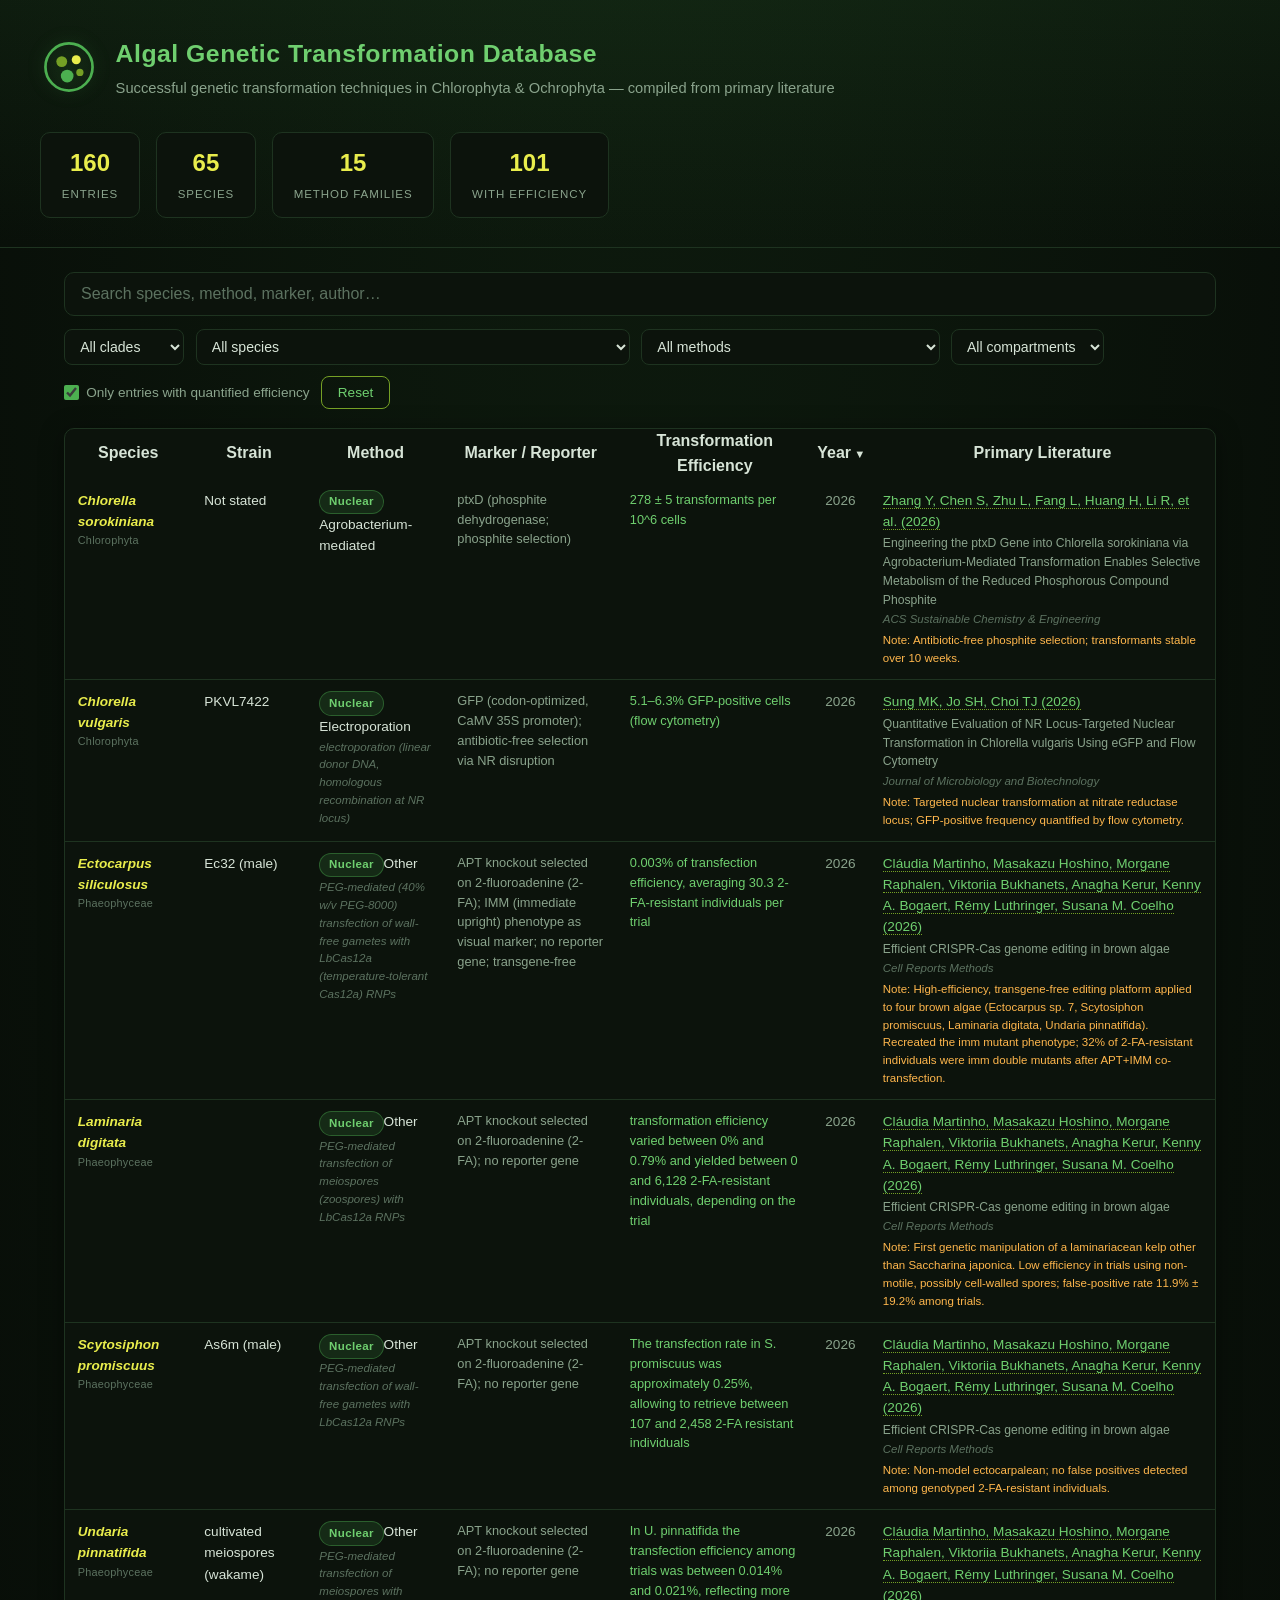
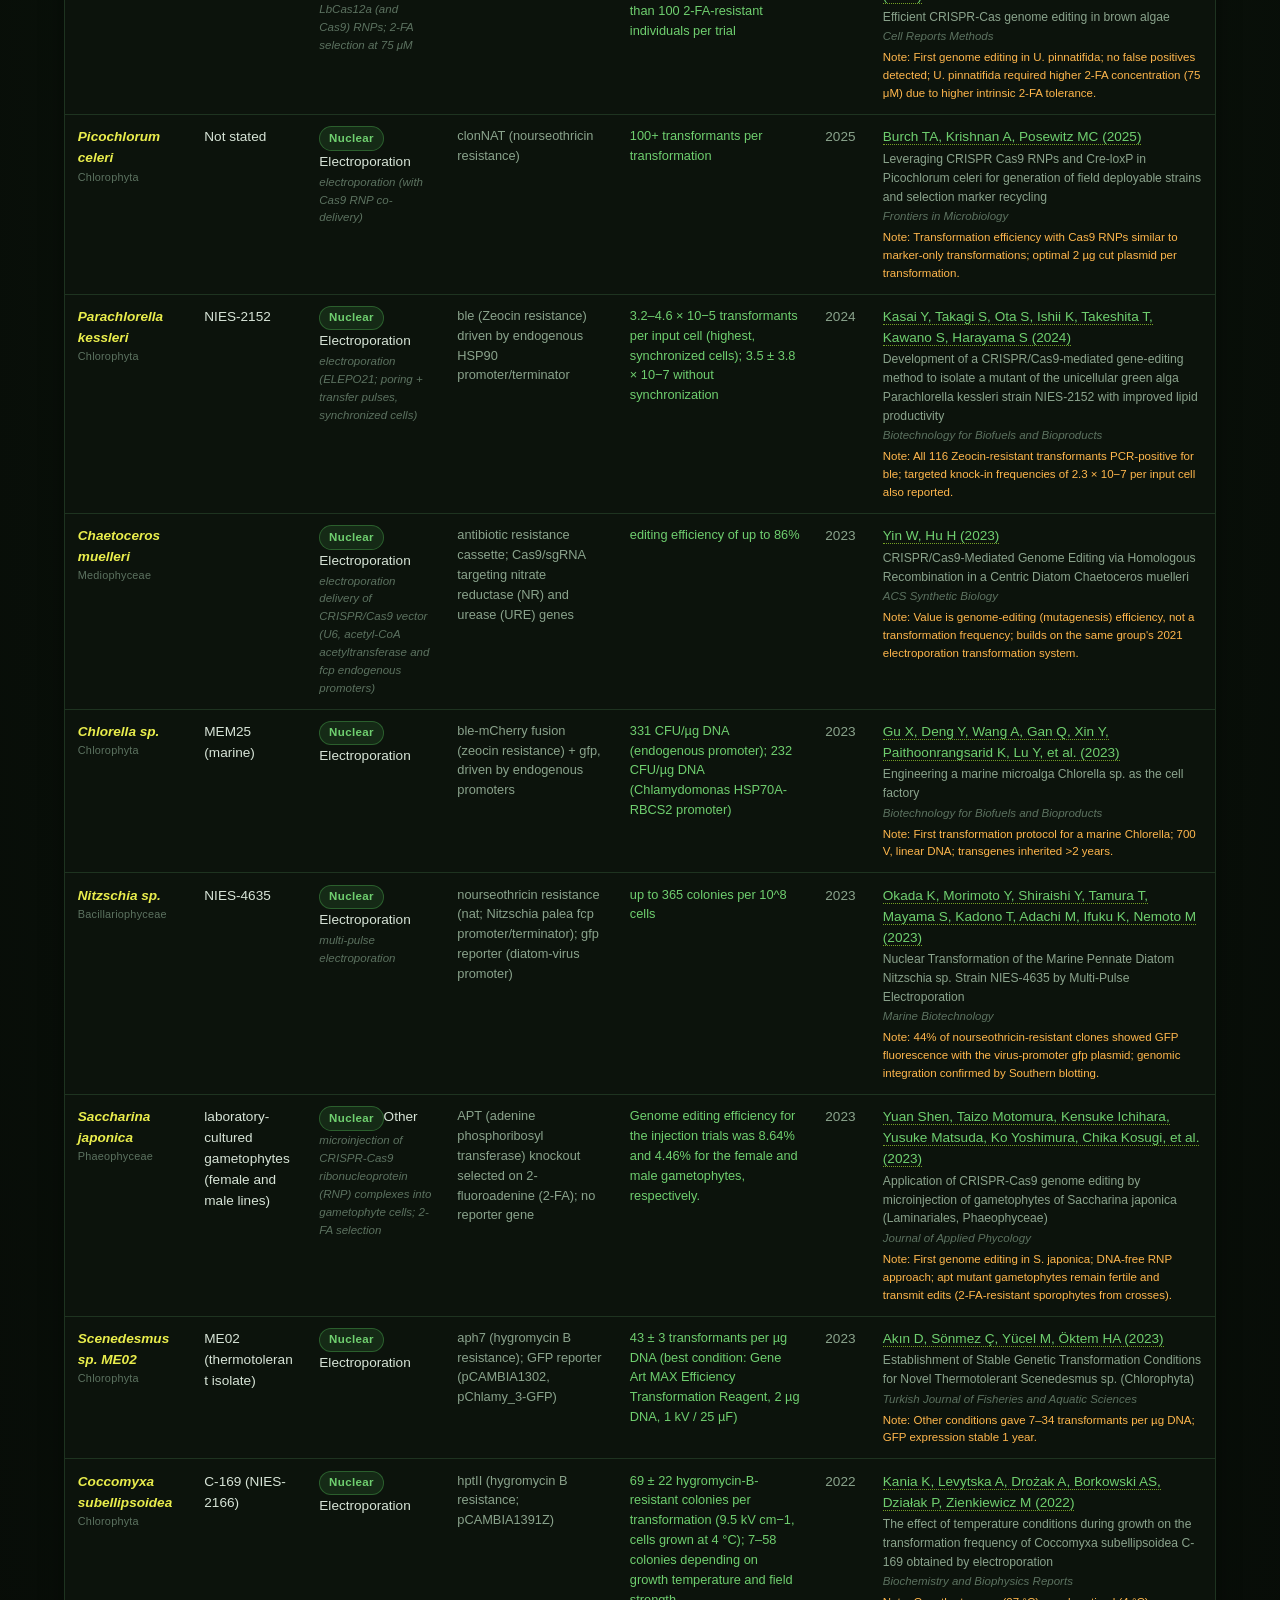
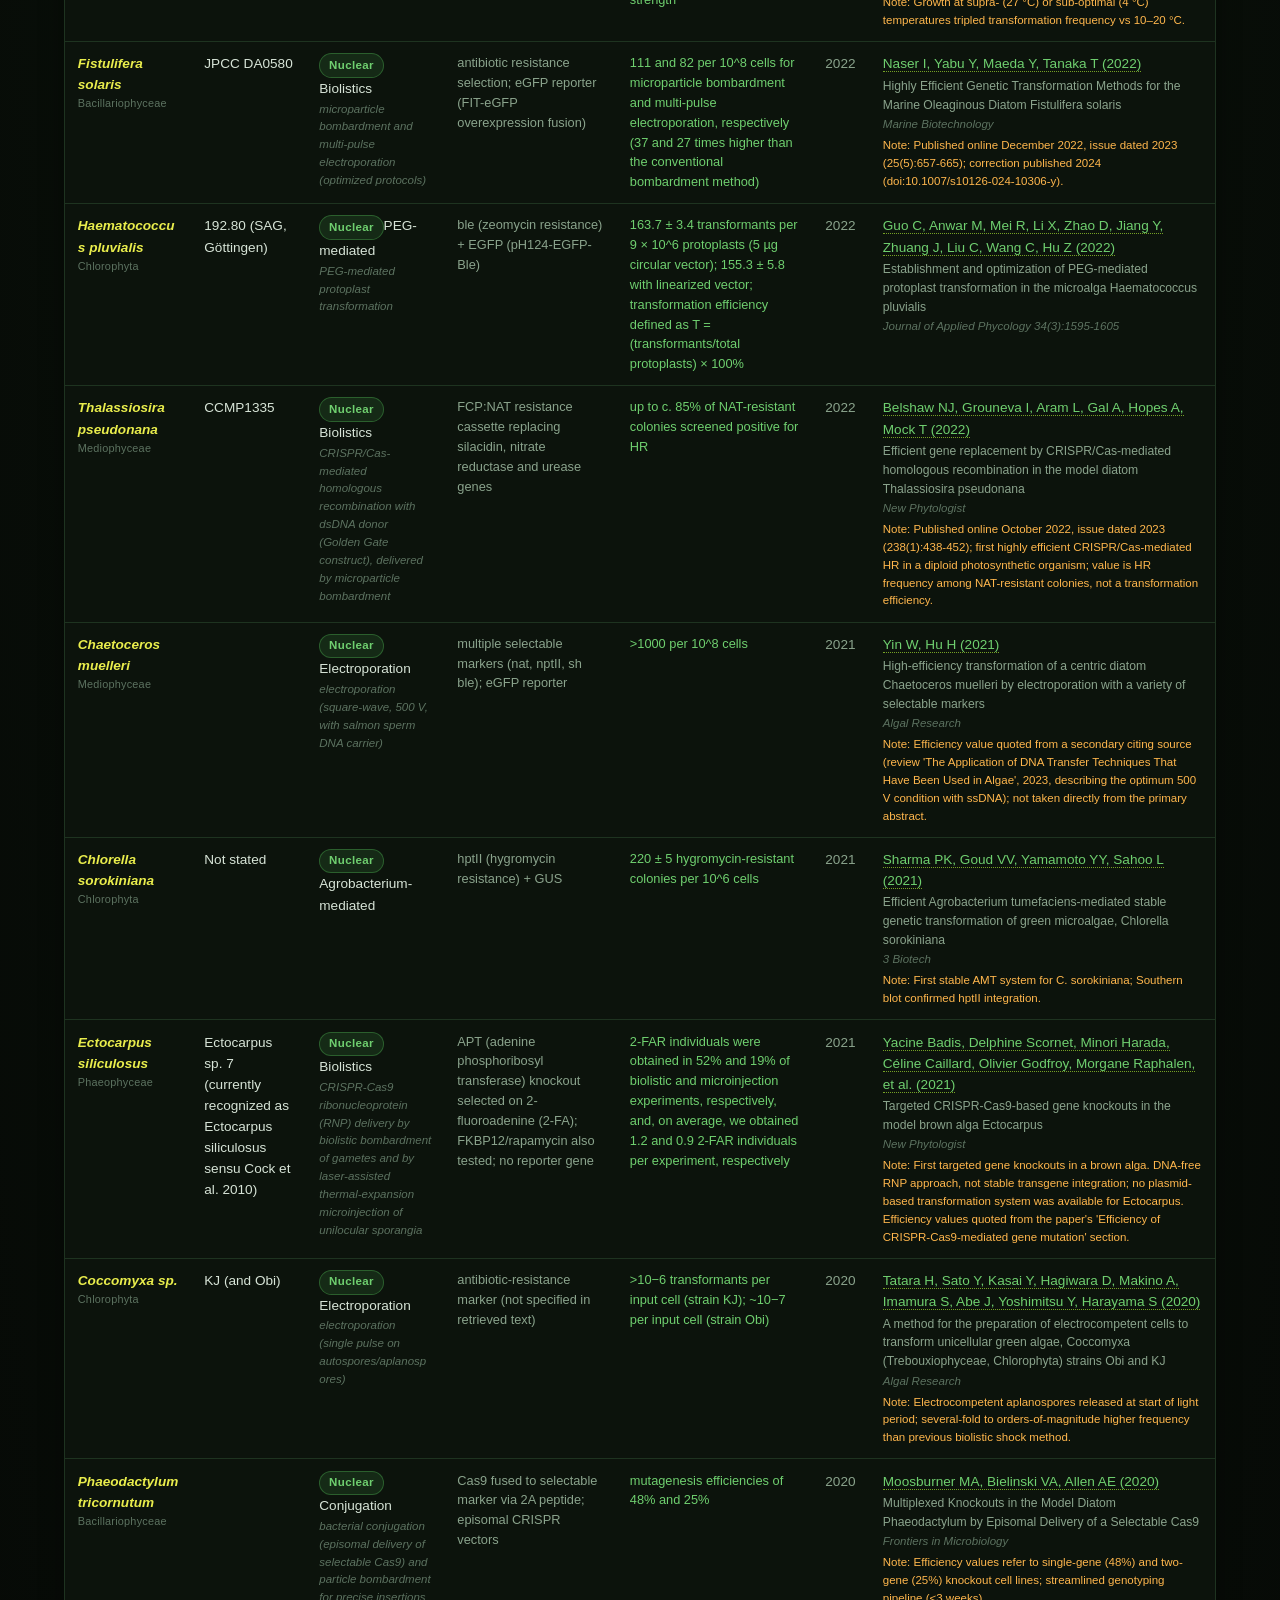
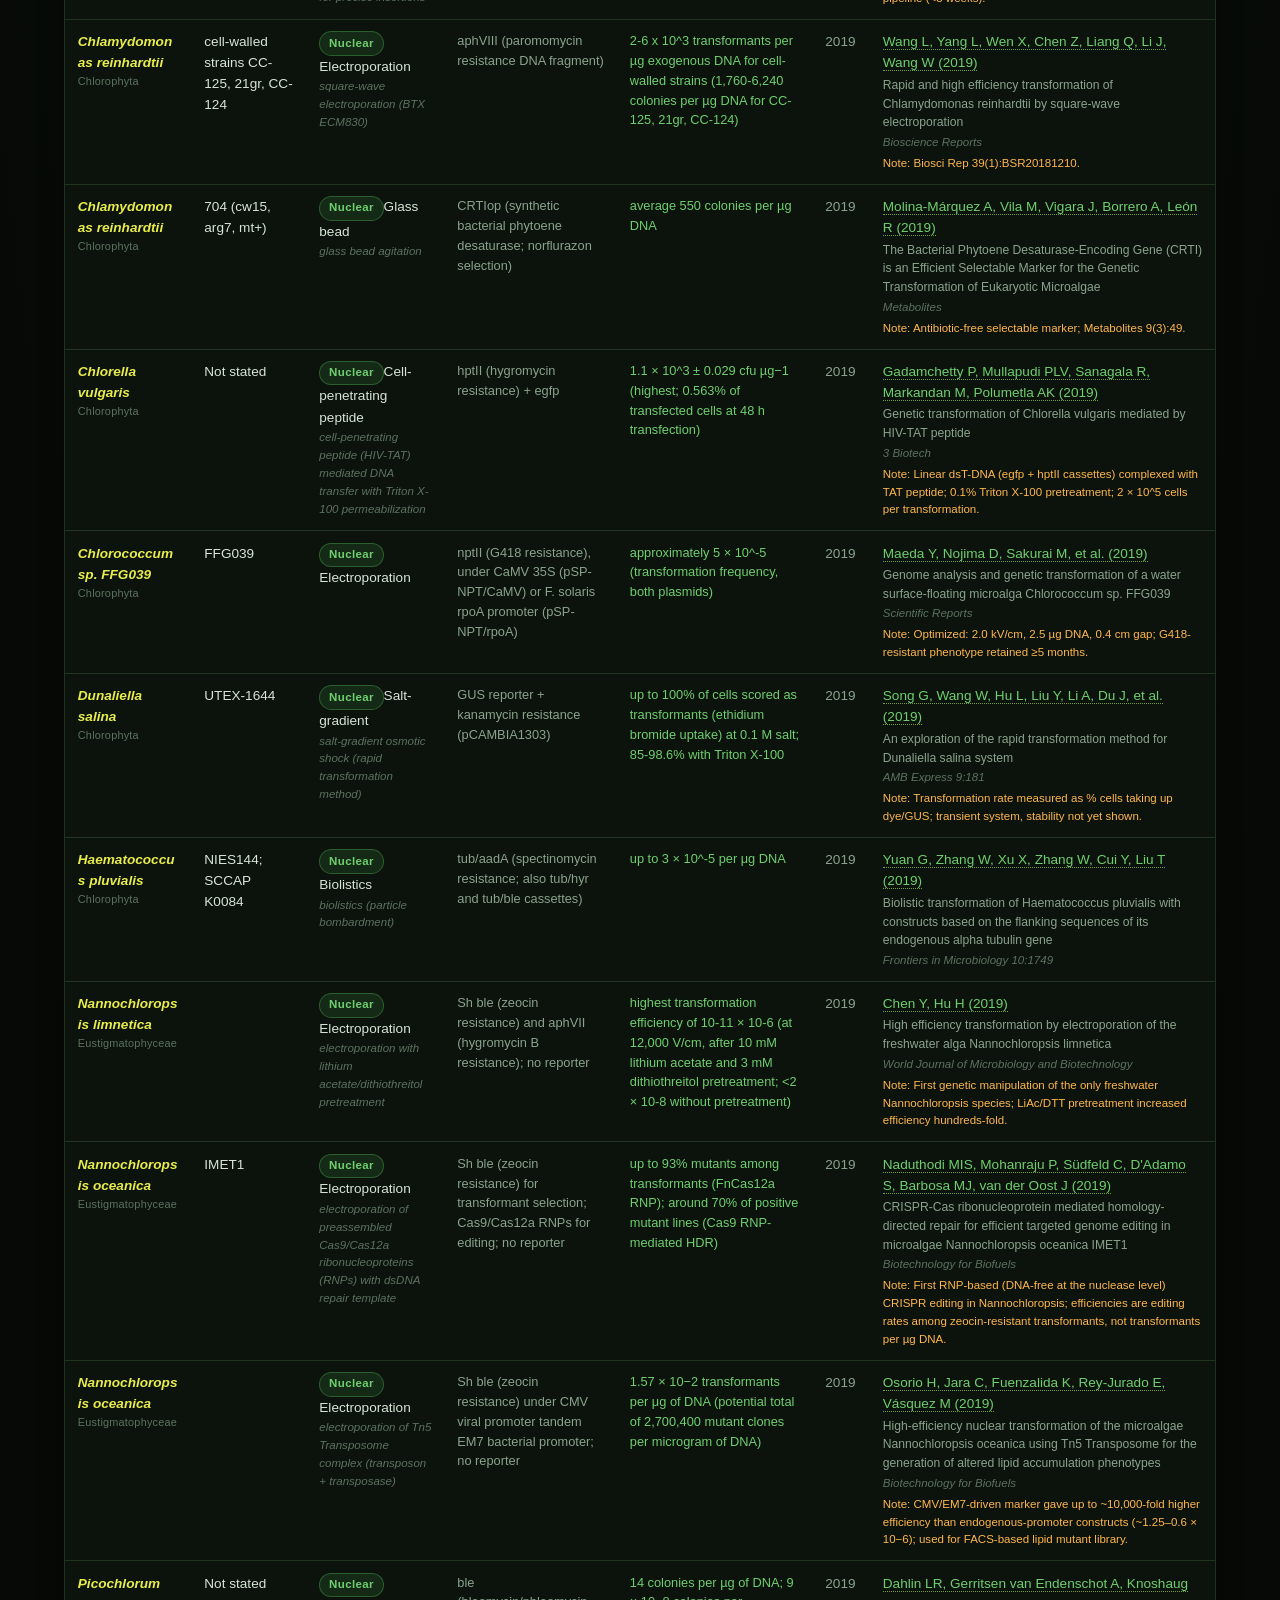
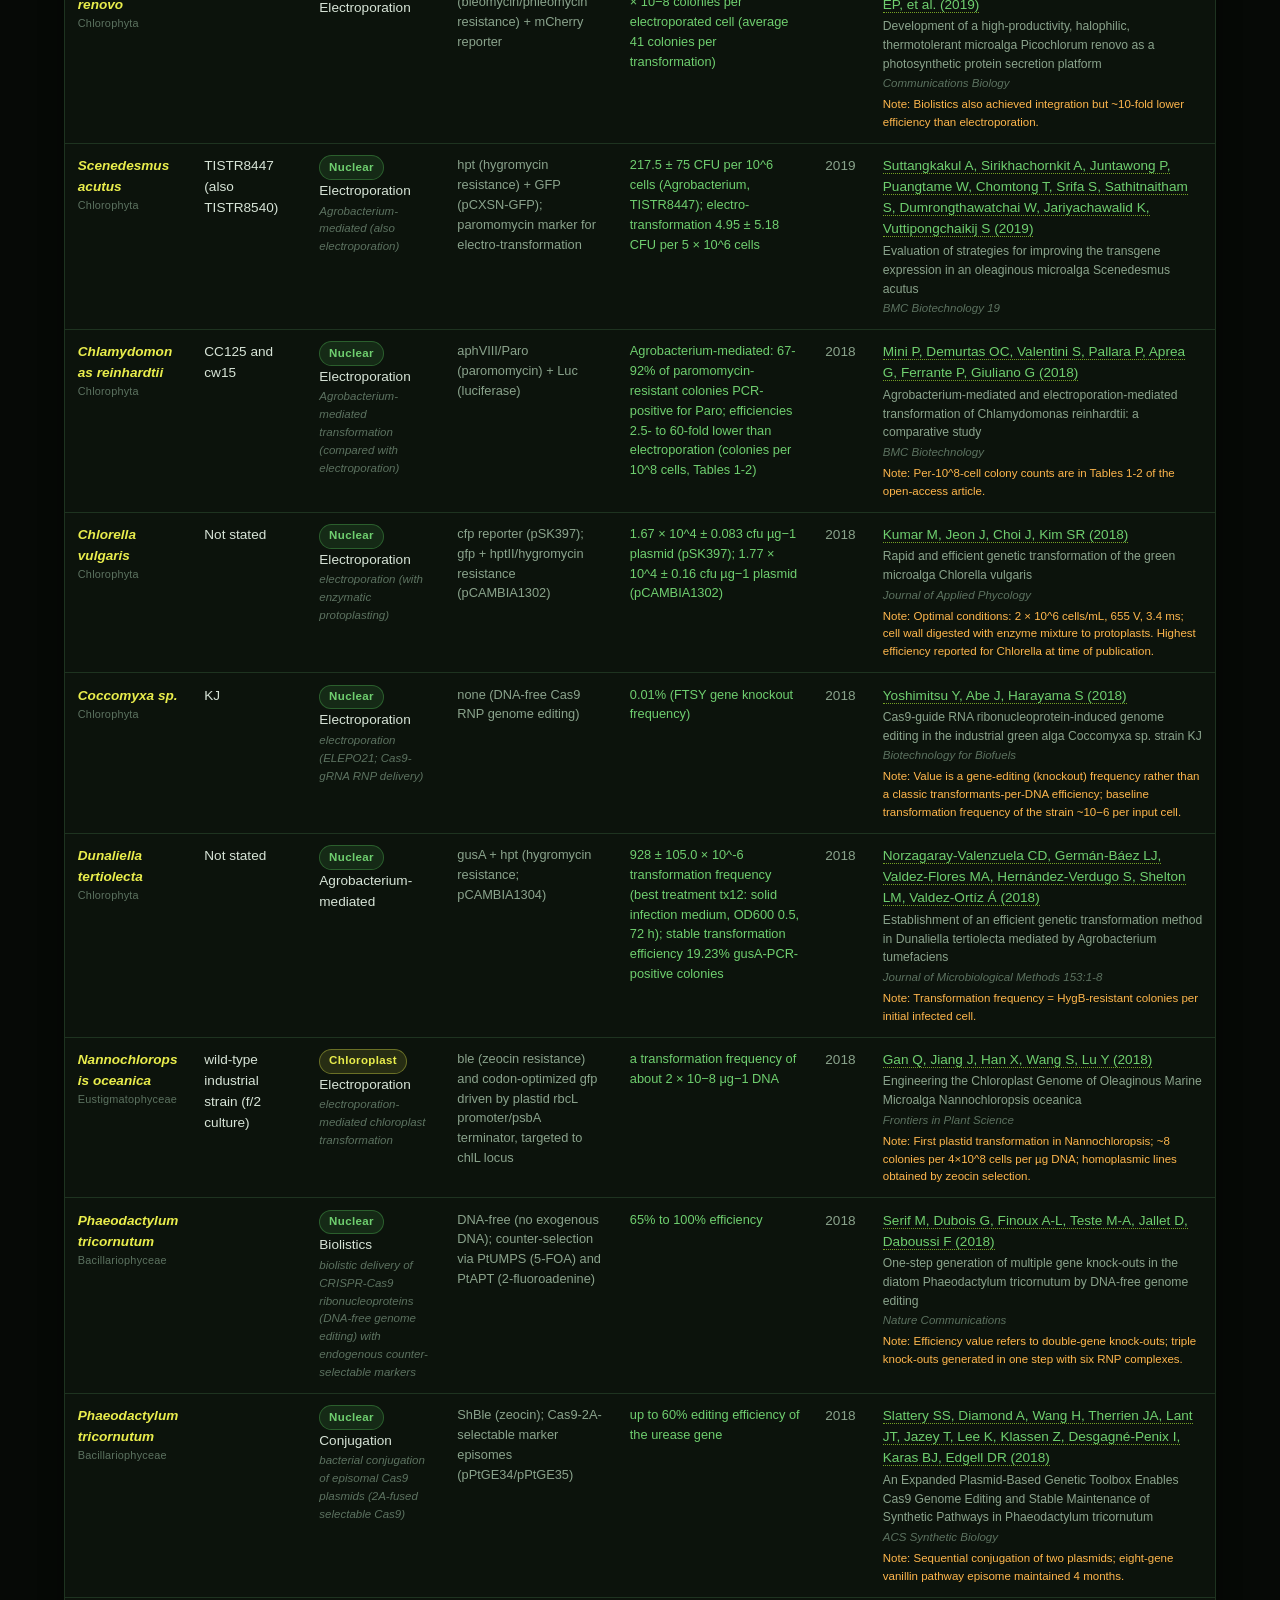
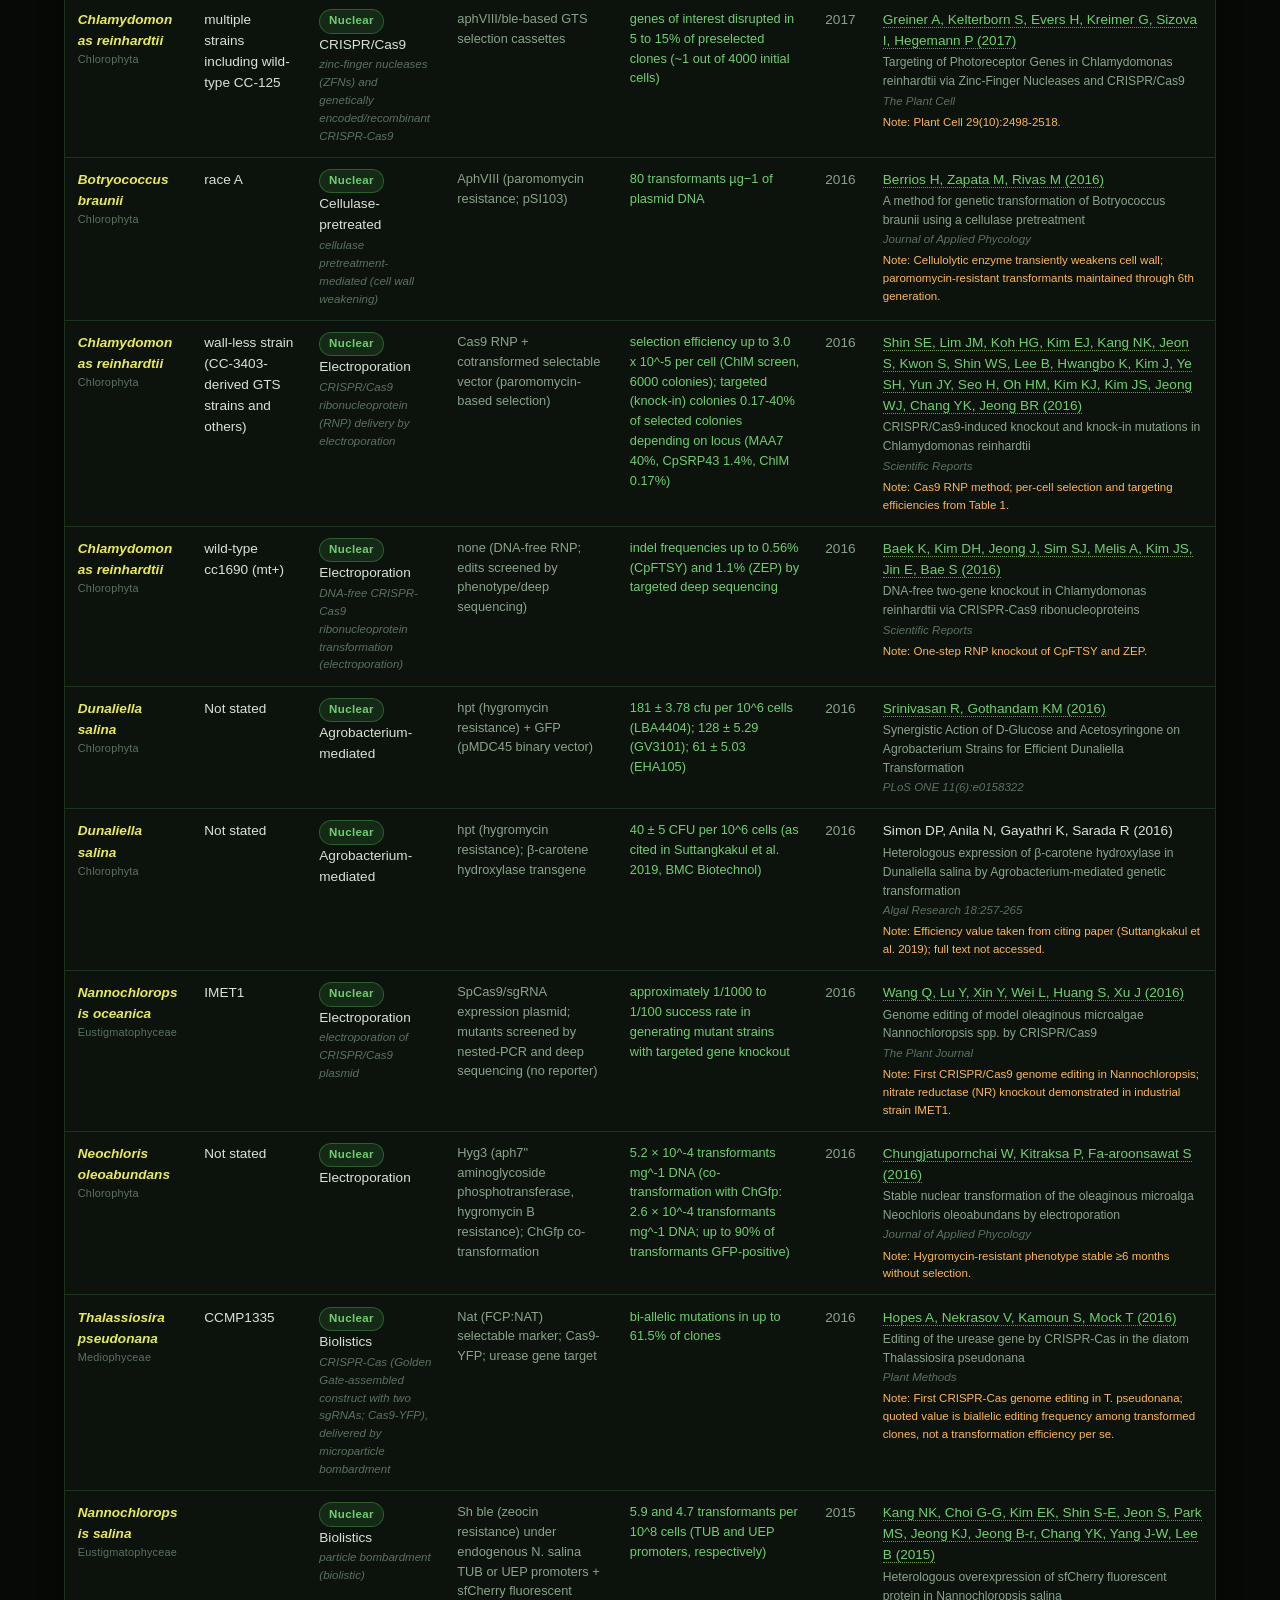
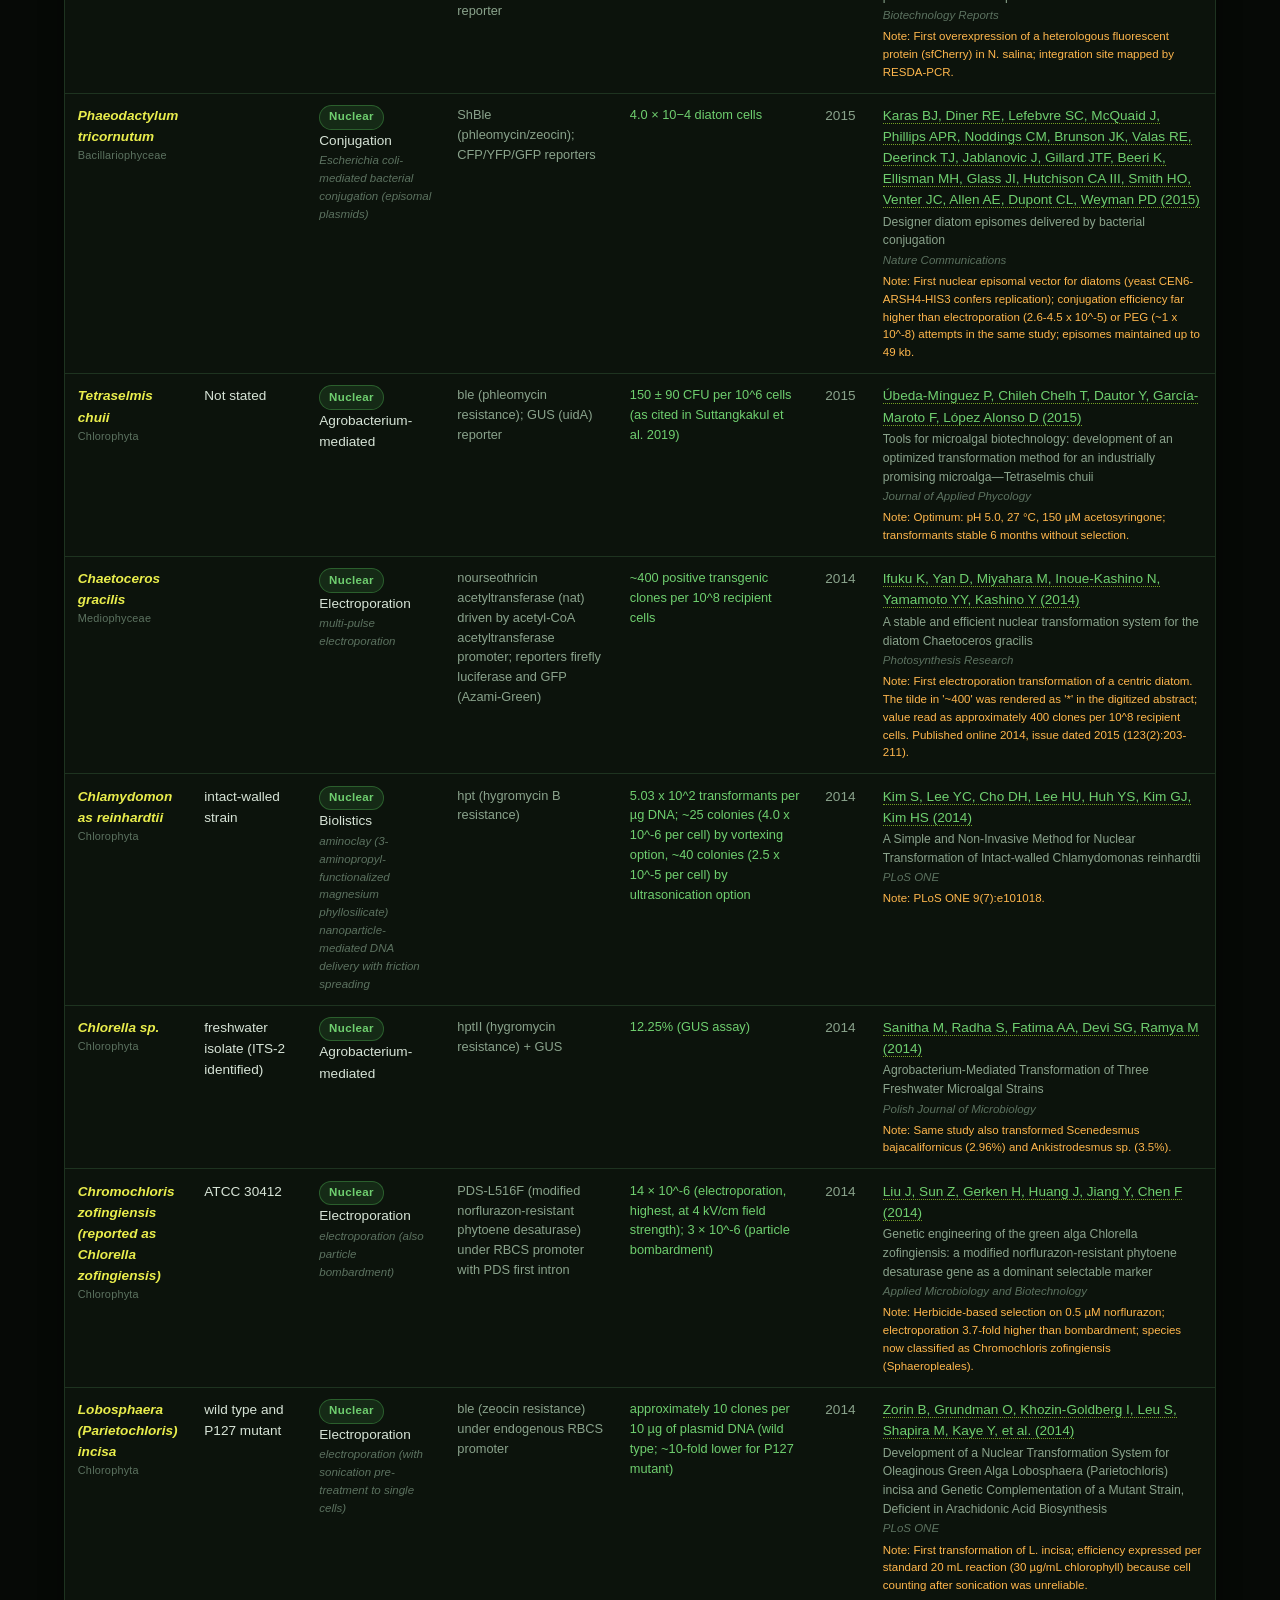
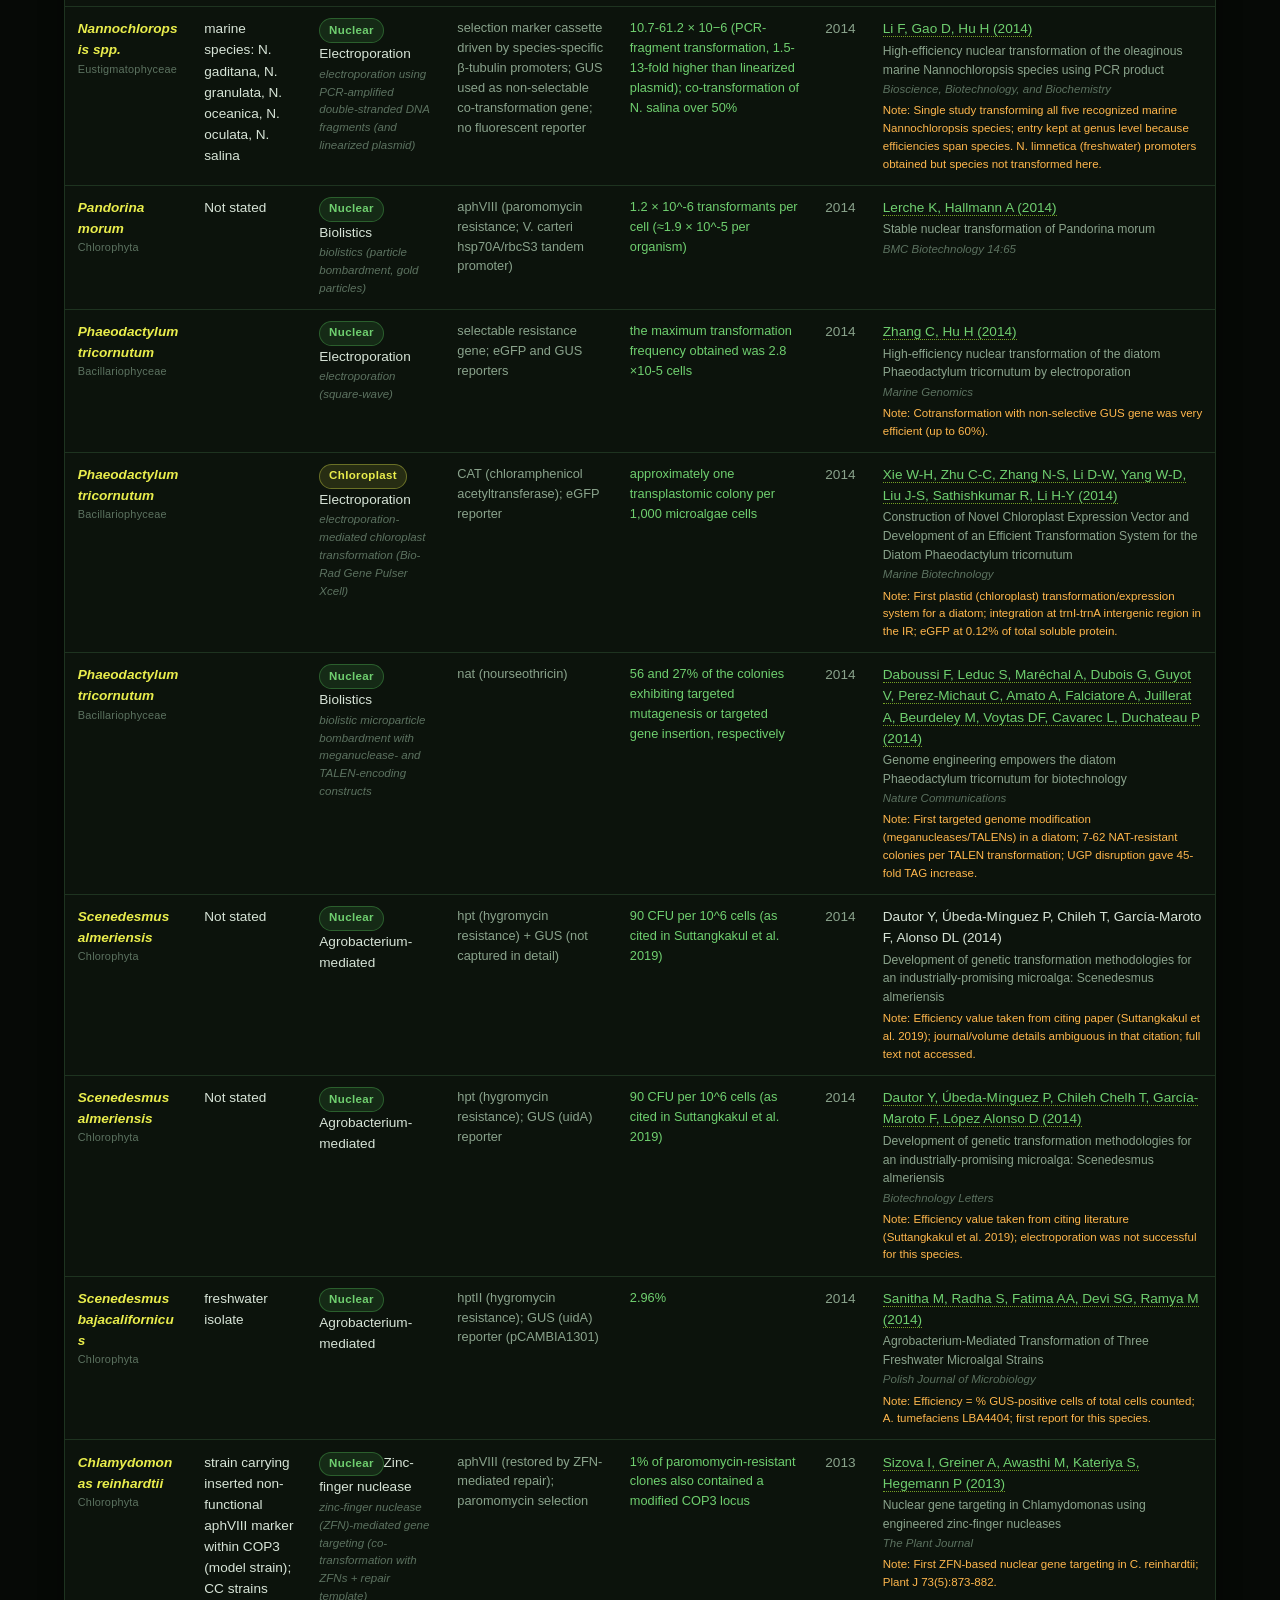
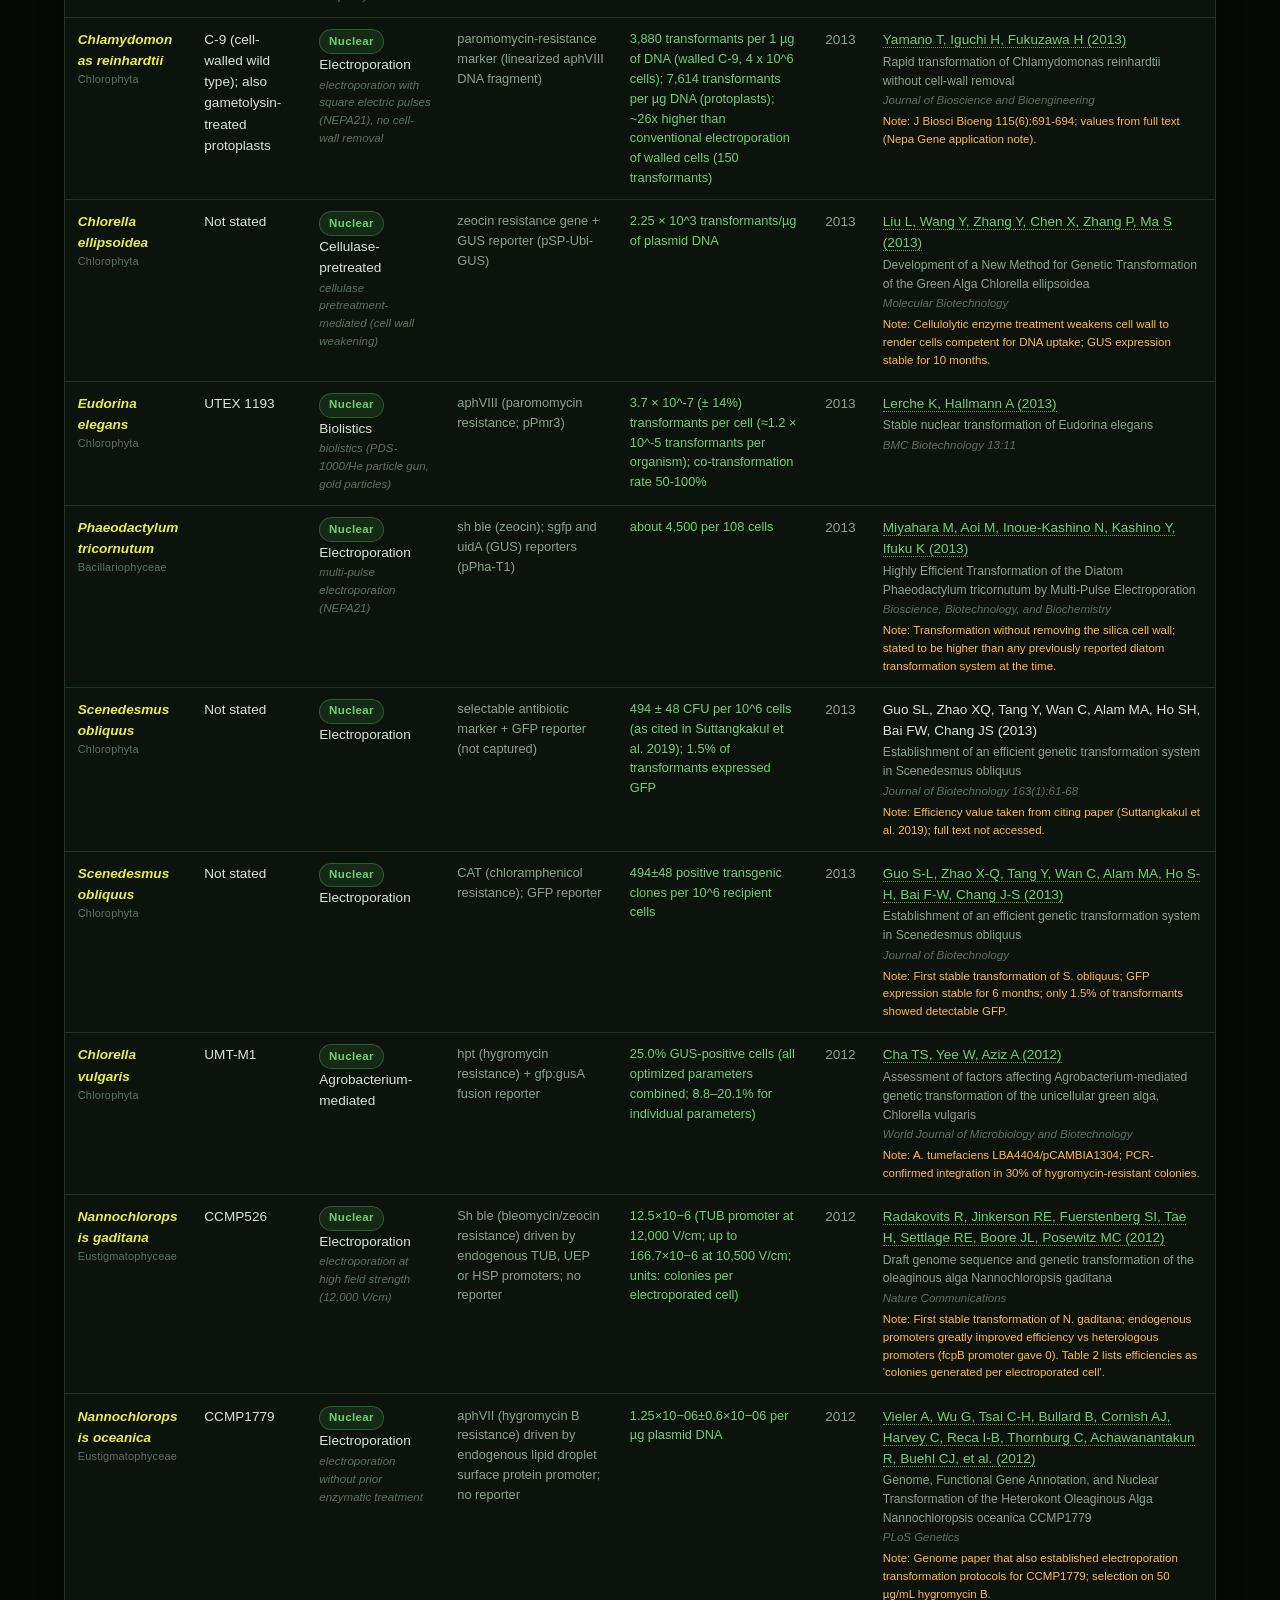
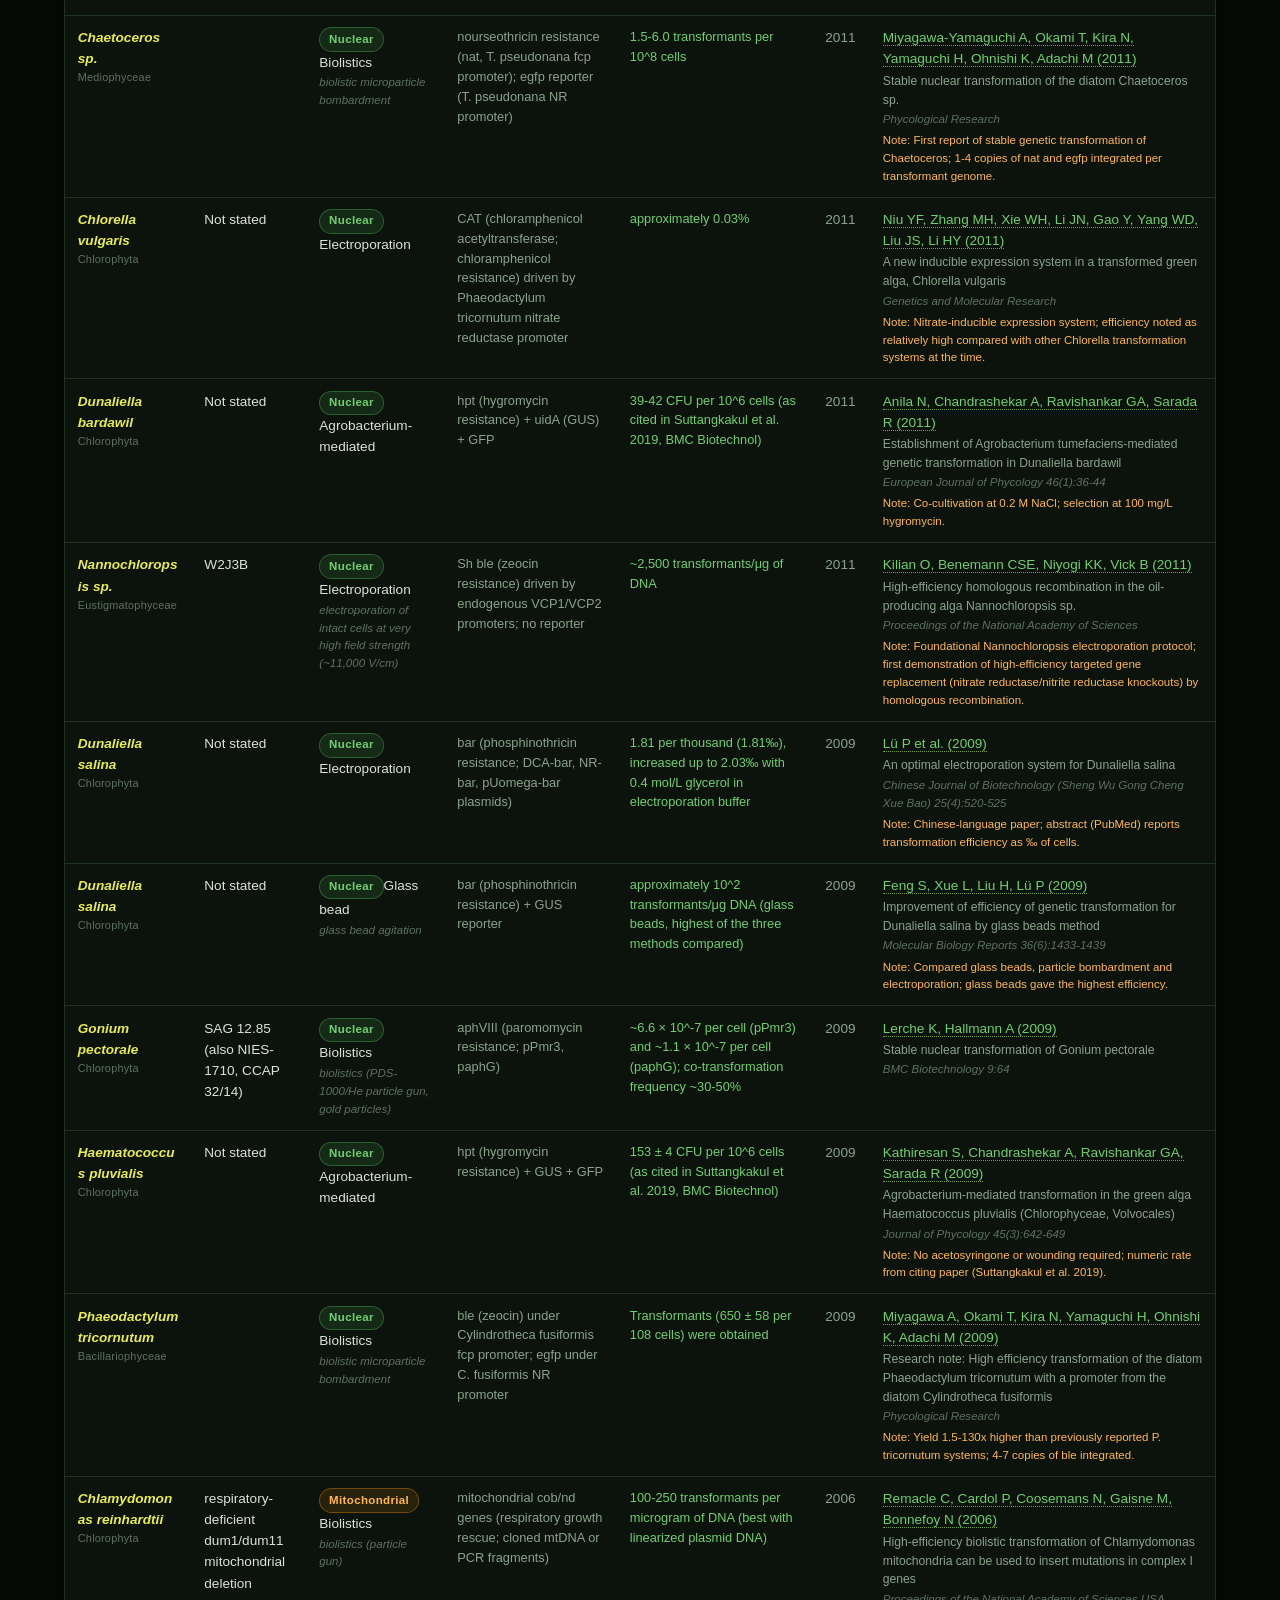
<file: index.html>
<!DOCTYPE html>
<html lang="en">
<head>
<meta charset="UTF-8">
<meta name="viewport" content="width=device-width, initial-scale=1.0">
<title>Algal Transformation Database</title>
<link rel="stylesheet" href="styles.css">
</head>
<body>

<header class="site-header">
  <div class="header-inner">
    <div class="brand">
      <svg class="logo" viewBox="0 0 64 64" aria-hidden="true">
        <circle cx="32" cy="32" r="26" fill="none" stroke="#4CAF50" stroke-width="3"/>
        <circle cx="24" cy="26" r="6" fill="#75A025"/>
        <circle cx="40" cy="24" r="5" fill="#E9ED4C"/>
        <circle cx="30" cy="42" r="7" fill="#4CAF50"/>
        <circle cx="44" cy="38" r="4" fill="#75A025"/>
      </svg>
      <div>
        <h1>Algal Genetic Transformation Database</h1>
        <p class="tagline">Successful genetic transformation techniques in Chlorophyta &amp; Ochrophyta — compiled from primary literature</p>
      </div>
    </div>
    <div class="stats" id="stats">
      <div class="stat"><span class="stat-num" id="stat-entries">–</span><span class="stat-label">Entries</span></div>
      <div class="stat"><span class="stat-num" id="stat-species">–</span><span class="stat-label">Species</span></div>
      <div class="stat"><span class="stat-num" id="stat-methods">–</span><span class="stat-label">Method families</span></div>
      <div class="stat"><span class="stat-num" id="stat-eff">–</span><span class="stat-label">With efficiency</span></div>
    </div>
  </div>
</header>

<main class="container">

  <section class="controls" aria-label="Filters">
    <div class="search-wrap">
      <input type="search" id="search" placeholder="Search species, method, marker, author…" autocomplete="off">
    </div>
    <div class="filter-group">
      <select id="filter-clade"><option value="">All clades</option></select>
      <select id="filter-species"><option value="">All species</option></select>
      <select id="filter-method"><option value="">All methods</option></select>
      <select id="filter-compartment">
        <option value="">All compartments</option>
        <option value="Nuclear">Nuclear</option>
        <option value="Chloroplast">Chloroplast</option>
        <option value="Mitochondrial">Mitochondrial</option>
      </select>
      <label class="toggle">
        <input type="checkbox" id="only-efficiency" checked>
        <span>Only entries with quantified efficiency</span>
      </label>
      <button id="reset" class="btn-reset" type="button">Reset</button>
    </div>
  </section>

  <section class="table-wrap">
    <table id="db-table" aria-describedby="table-caption">
      <caption id="table-caption" class="sr-only">Transformation entries with species, method, marker, efficiency and citation</caption>
      <thead>
        <colgroup>
          <col class="c-species"><col class="c-strain"><col class="c-method"><col class="c-marker"><col class="c-eff"><col class="c-year"><col class="c-cite">
        </colgroup>
        <tr>
          <th data-sort="species" class="sortable">Species</th>
          <th data-sort="strain" class="sortable">Strain</th>
          <th data-sort="methodGroup" class="sortable">Method</th>
          <th data-sort="marker" class="sortable">Marker / Reporter</th>
          <th data-sort="efficiency" class="sortable">Transformation Efficiency</th>
          <th data-sort="year" class="sortable sorted-desc">Year</th>
          <th>Primary Literature</th>
        </tr>
      </thead>
      <tbody id="table-body">
        <tr><td colspan="7" class="loading">Loading database…</td></tr>
      </tbody>
    </table>
    <p id="count" class="count"></p>
  </section>

  <section class="about">
    <h2>About this database</h2>
    <p>This database catalogs reports of <strong>successful genetic transformation in Chlorophyta (green algae) and Ochrophyta — including diatoms, eustigmatophytes, xanthophytes, and brown algae</strong> — drawn from the primary scientific literature. Entries document the species, strain, delivery method, selectable marker or reporter, and — where reported — the quantified transformation efficiency, exactly as stated by the original authors.</p>
    <p>Efficiency metrics are heterogeneous across studies (transformants per µg DNA, transformants per 10<sup>6</sup> cells, percentage of positive cells, editing frequency, etc.) and are <strong>not directly comparable between entries</strong>; always consult the original paper for experimental context. Entries without a retrievable quantified value are landmark transformation reports retained for completeness and can be hidden with the efficiency filter. Some CRISPR-based entries report genome-editing or homologous-recombination frequencies rather than stable-transformation rates; this is noted per entry.</p>
    <p>Scope note: organisms outside Chlorophyta and Ochrophyta (e.g., cyanobacteria, red algae) are excluded. A small number of efficiency values were sourced from citing peer-reviewed papers where the original was paywalled; these are flagged in the entry notes.</p>
  </section>

</main>

<footer class="site-footer">
  <p>Algal Genetic Transformation Database — Chlorophyta &amp; Ochrophyta, data compiled from primary literature, September 2026. Each entry links to its source publication via DOI.</p>
</footer>

<script src="data/entries.js"></script>
<script src="app.js"></script>
</body>
</html>
</file>
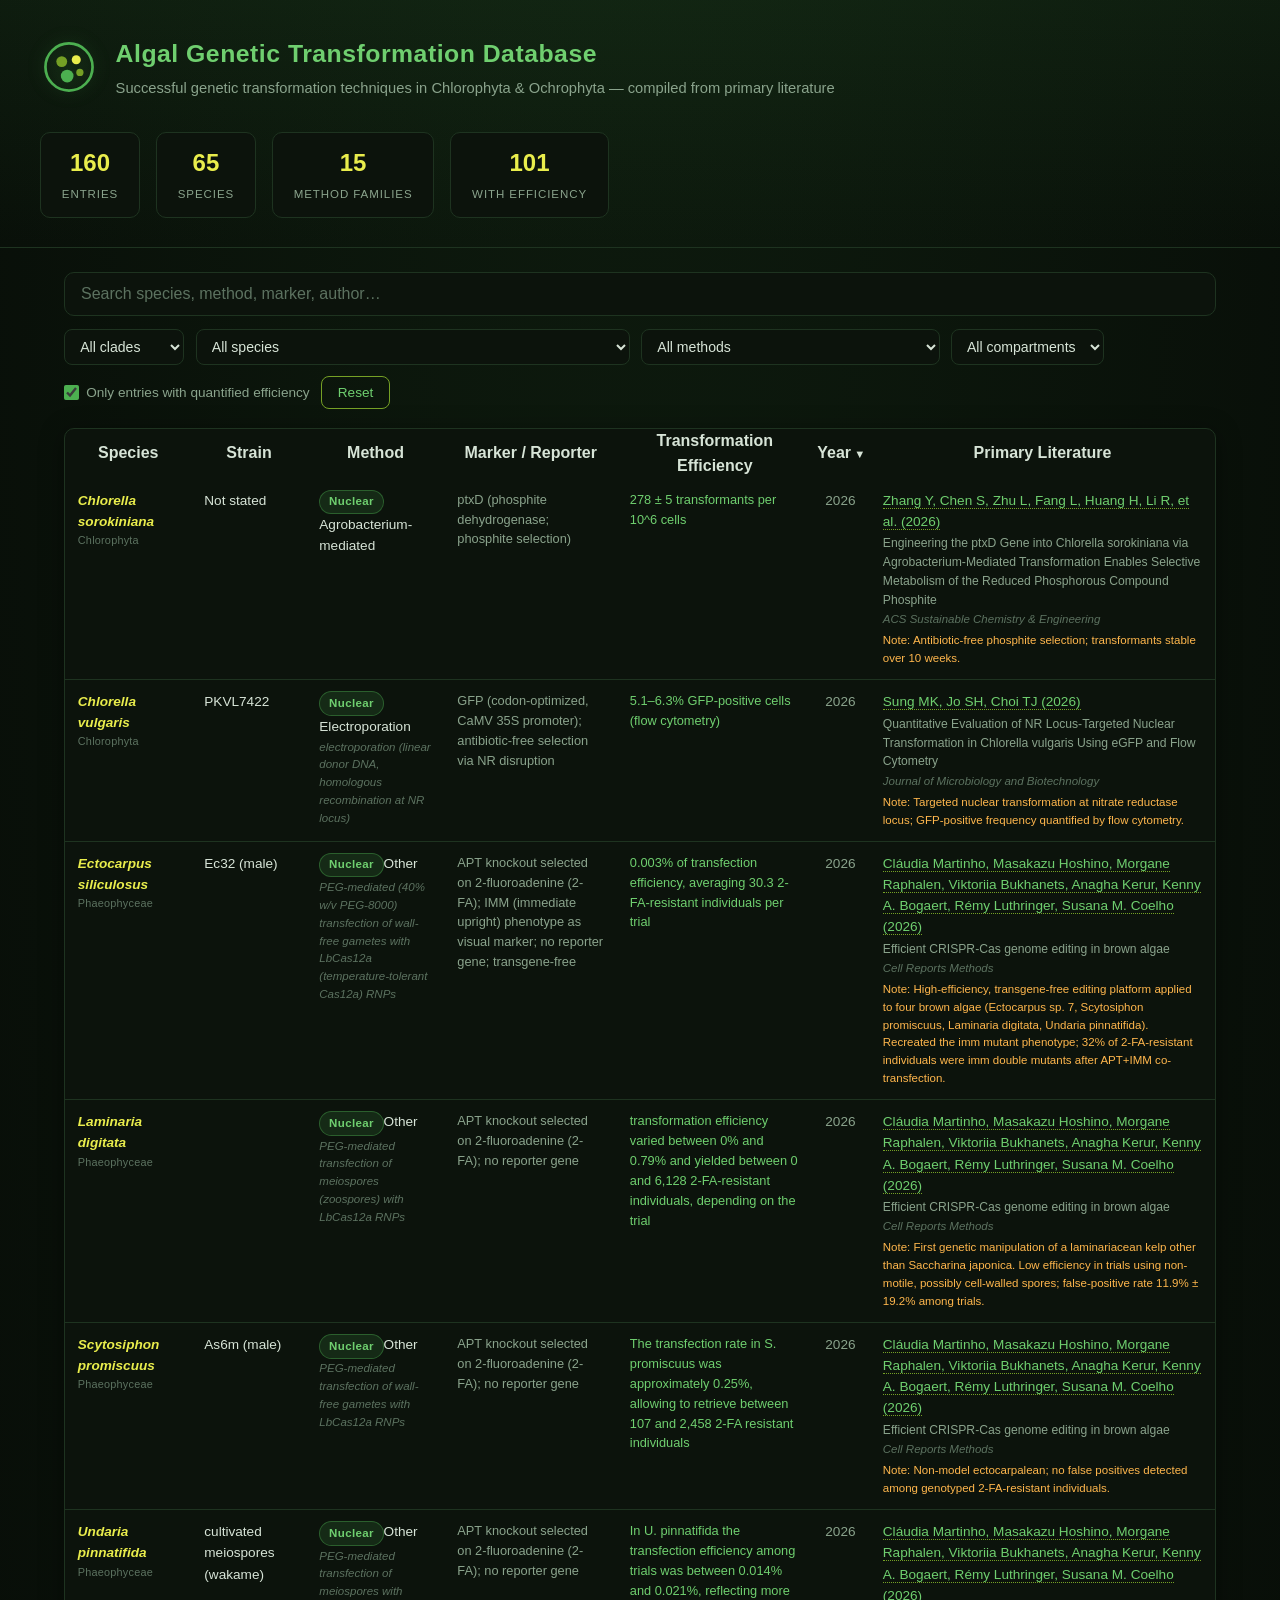
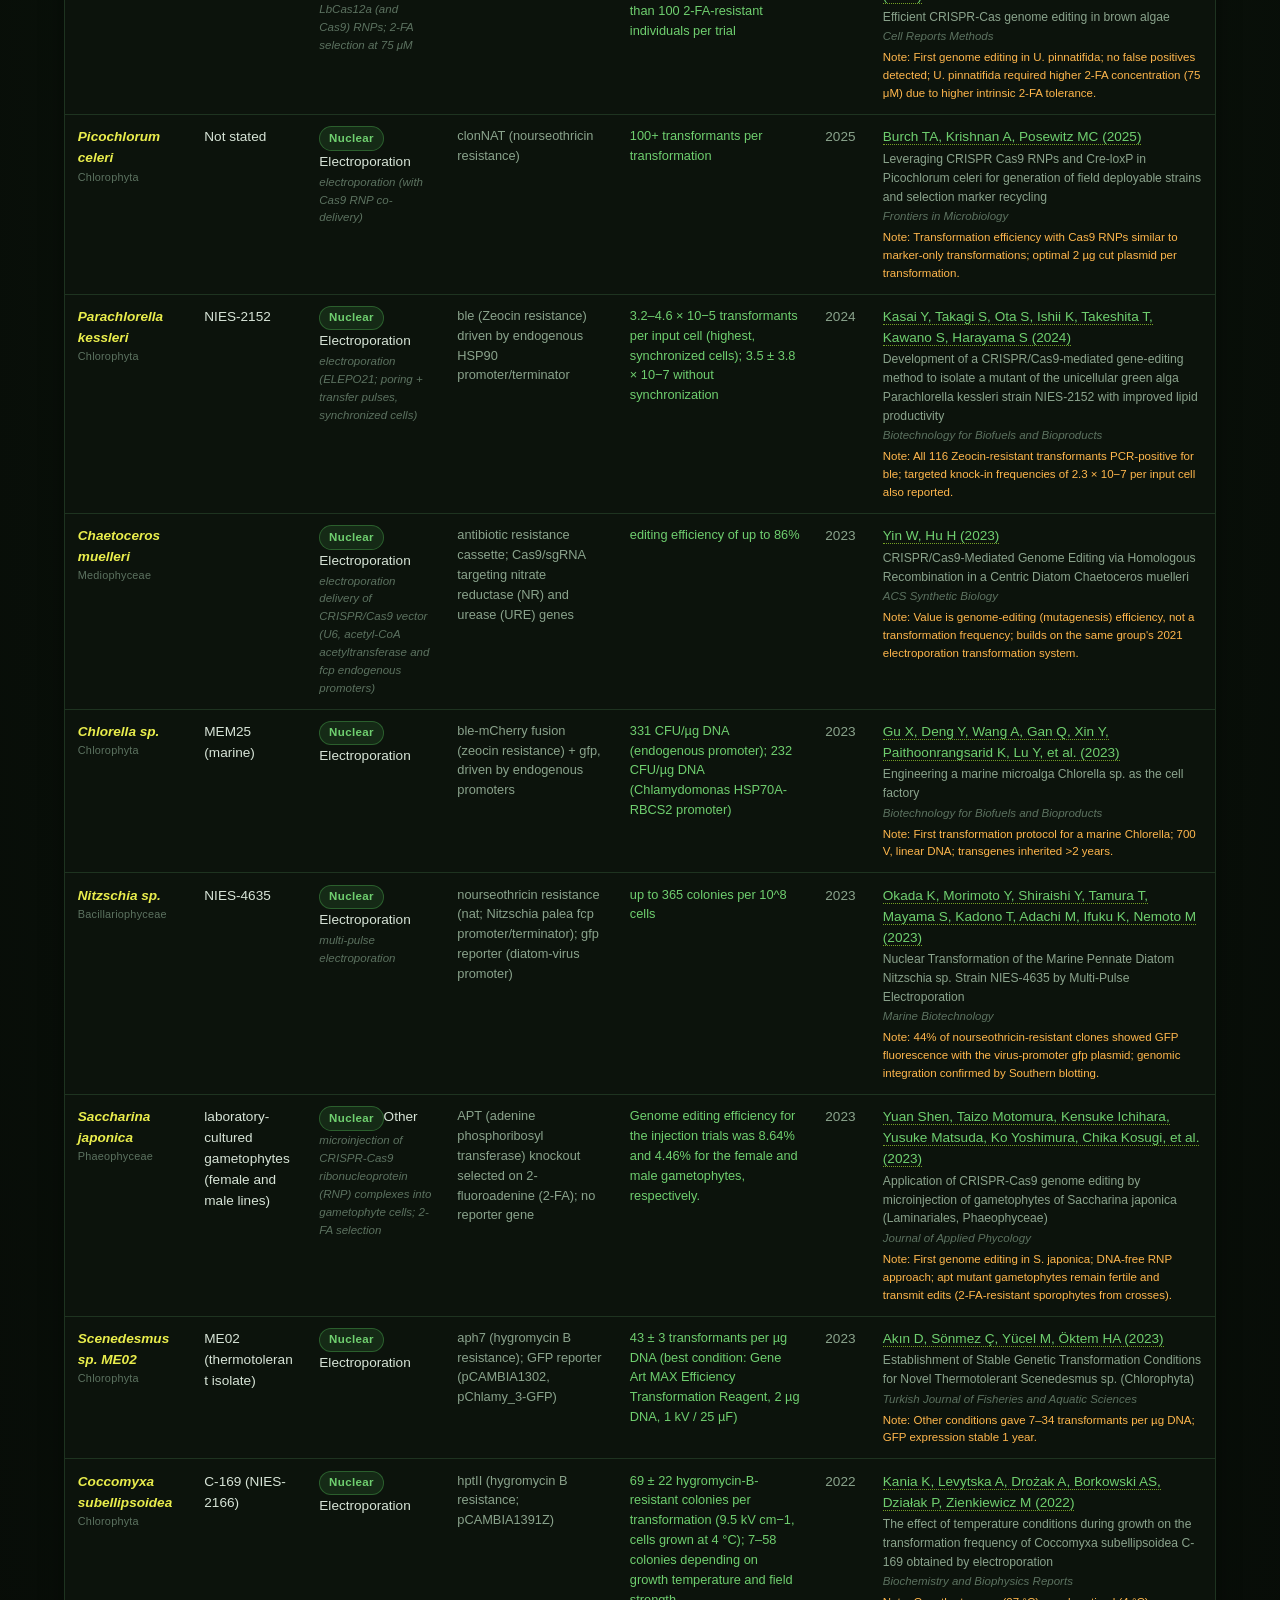
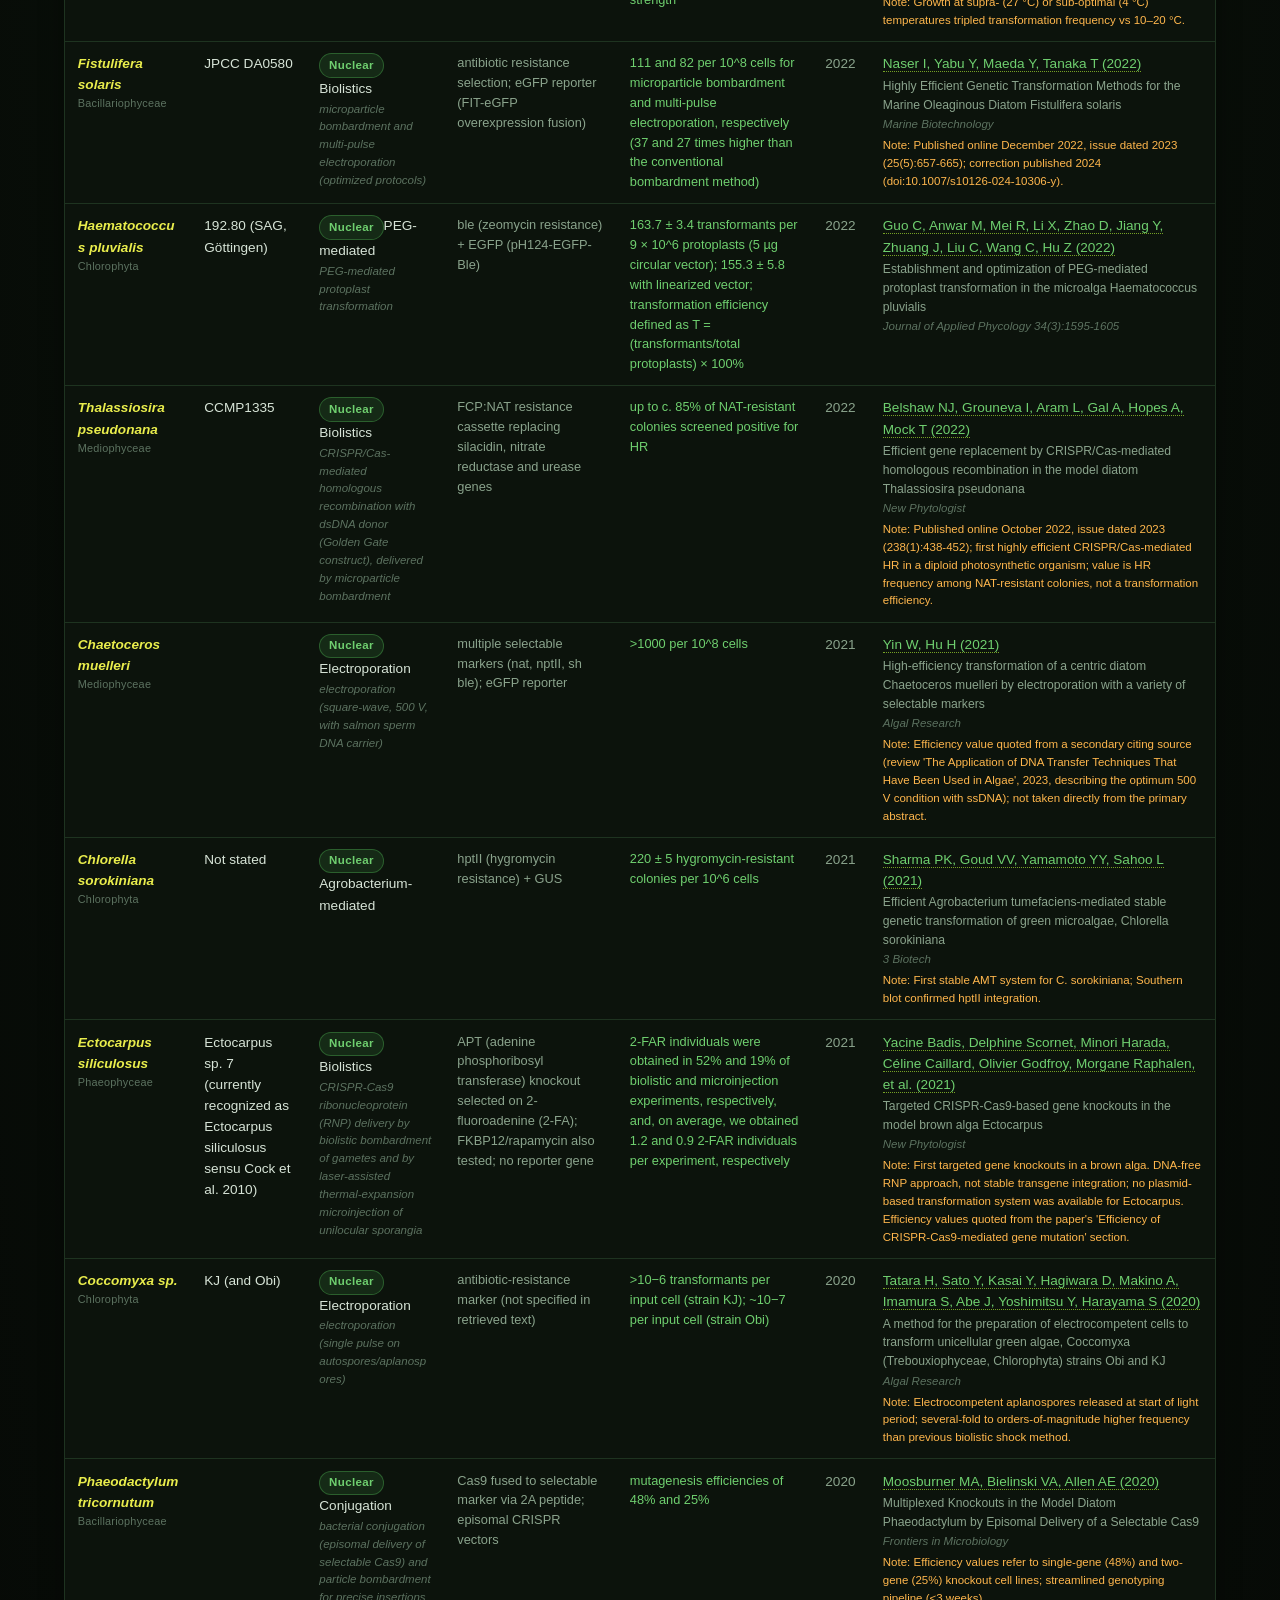
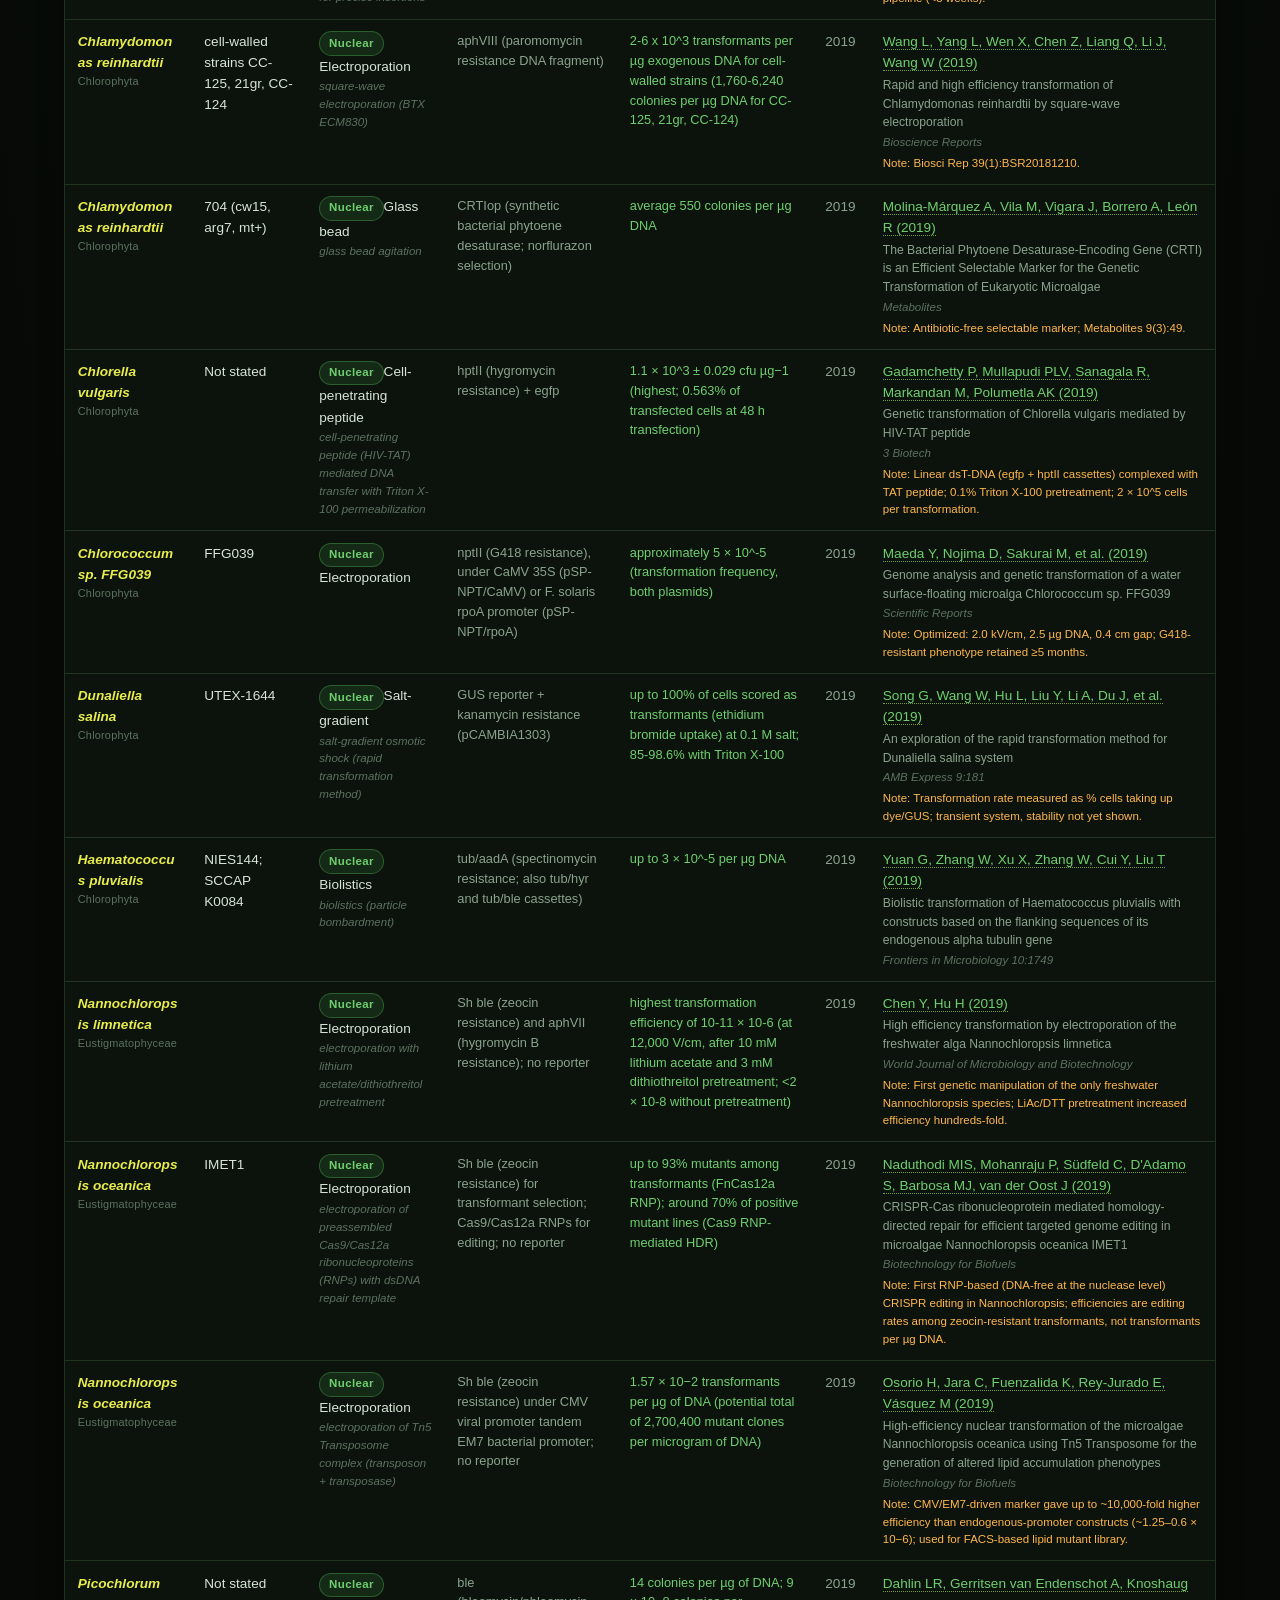
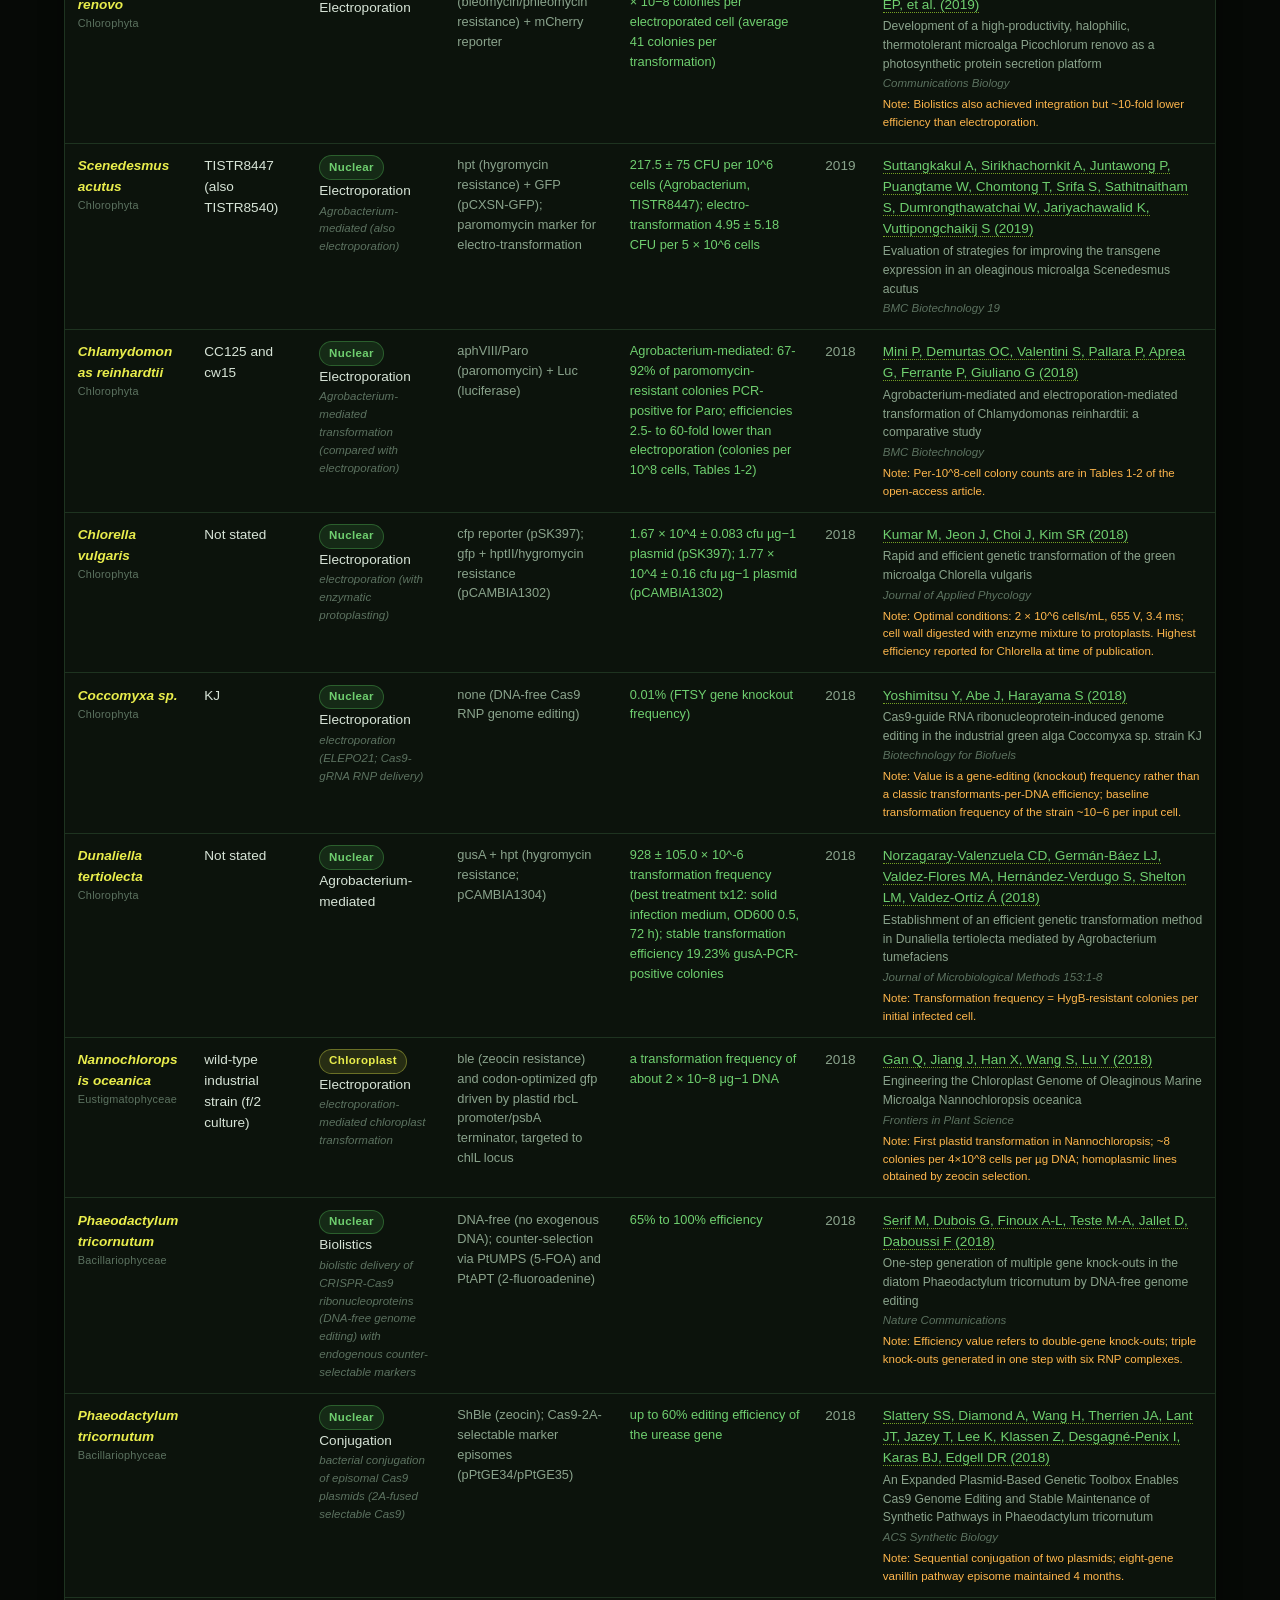
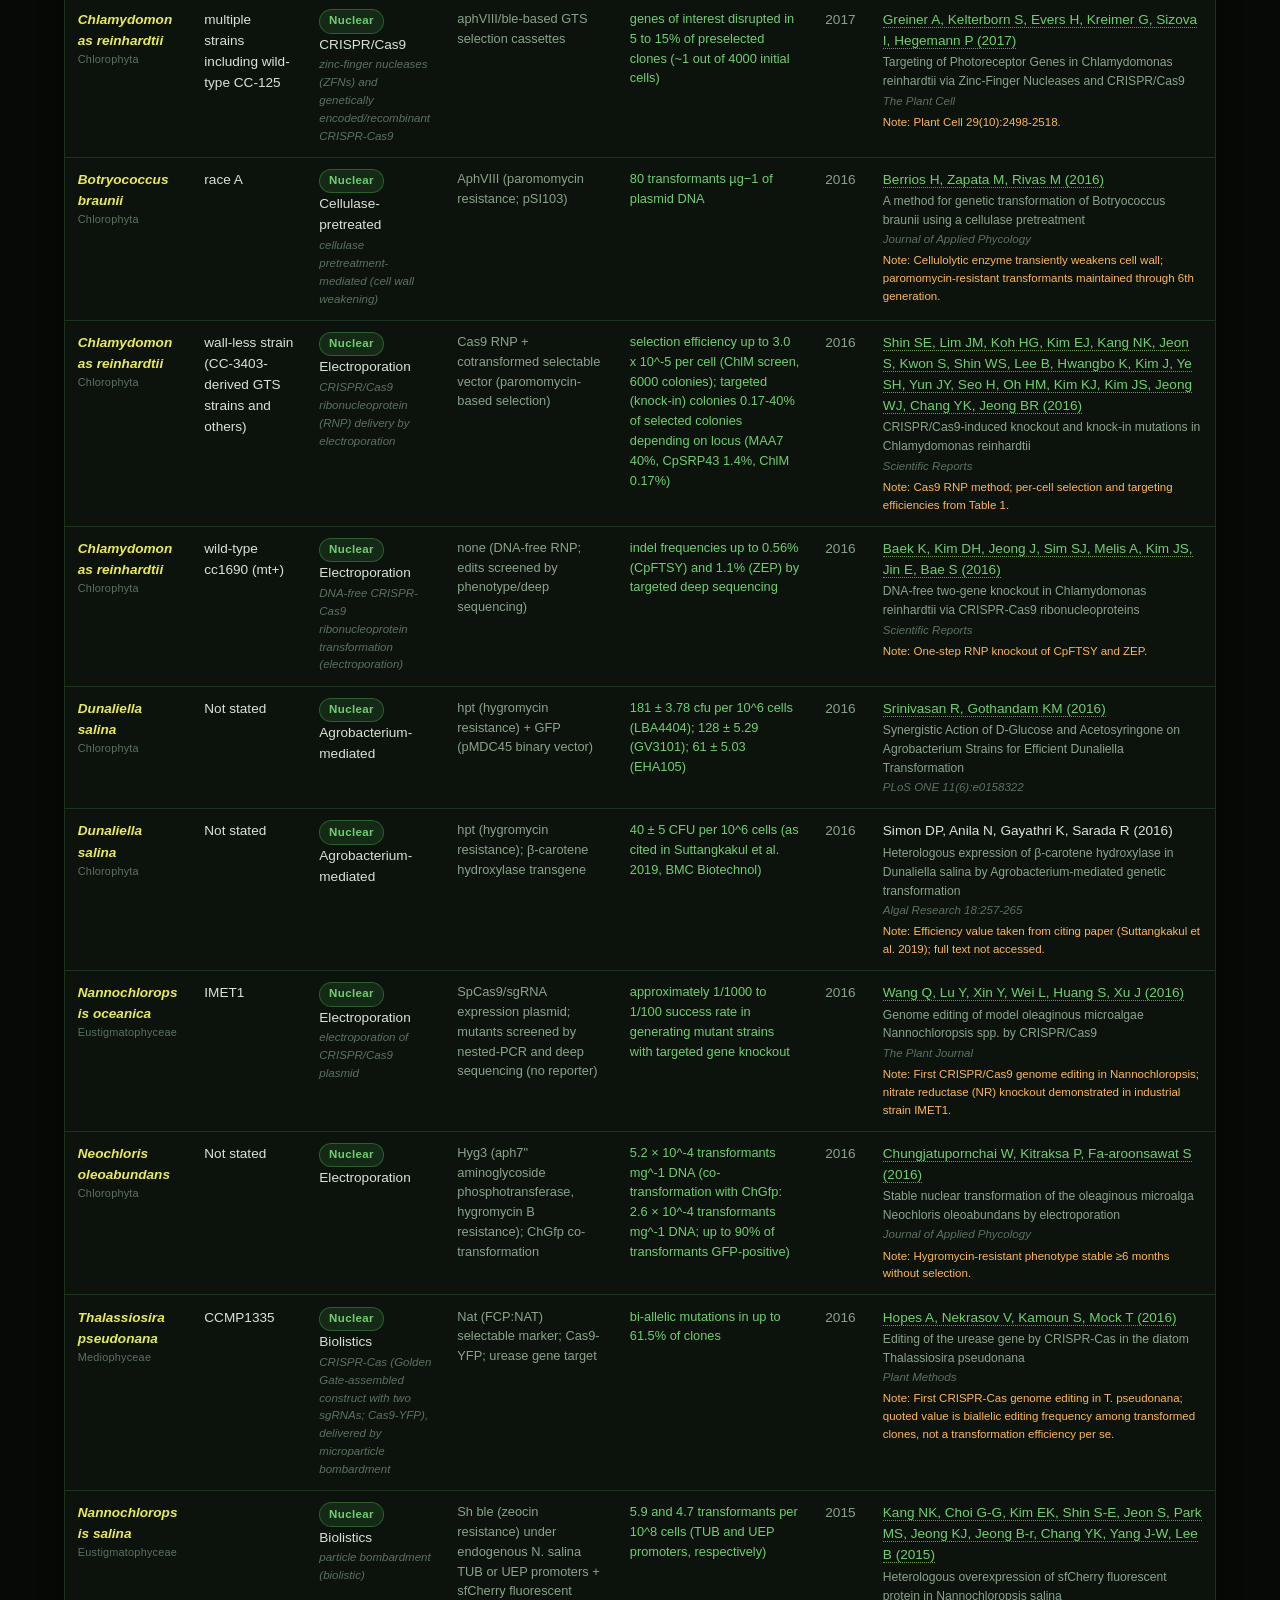
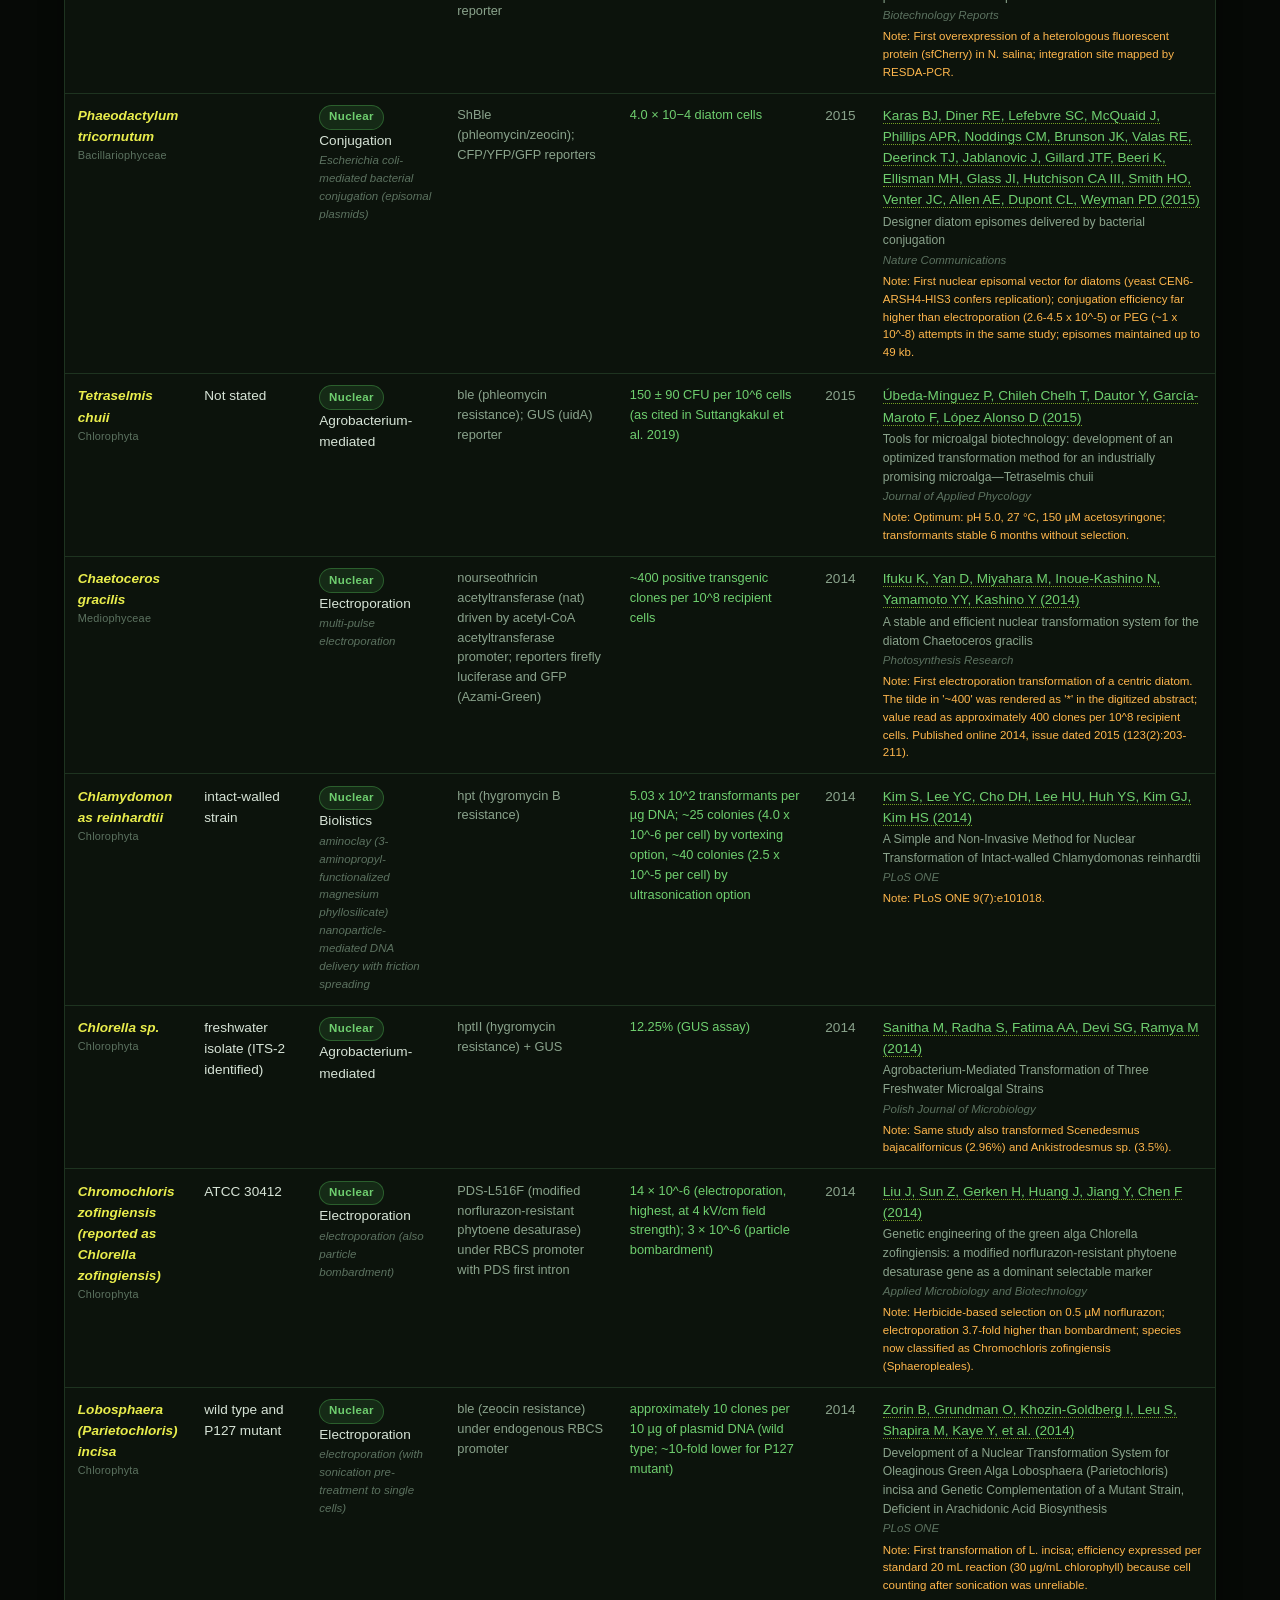
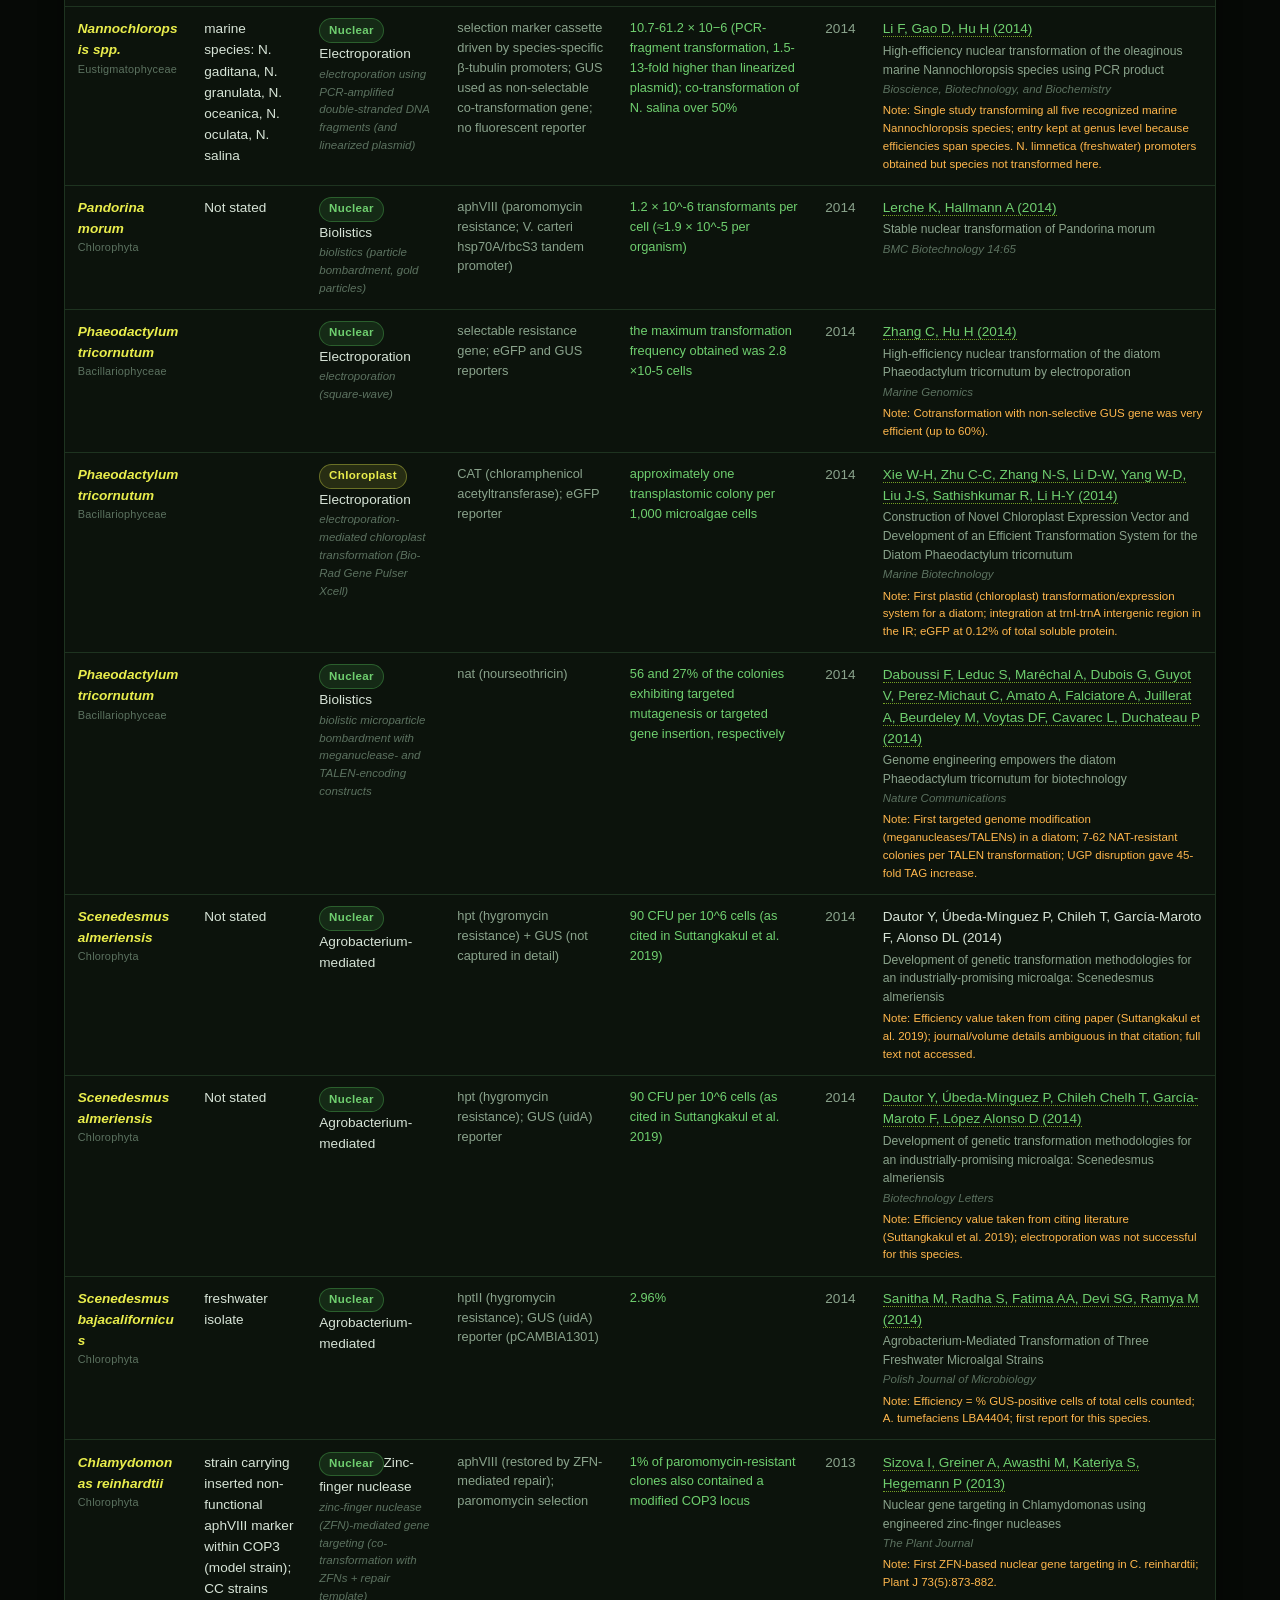
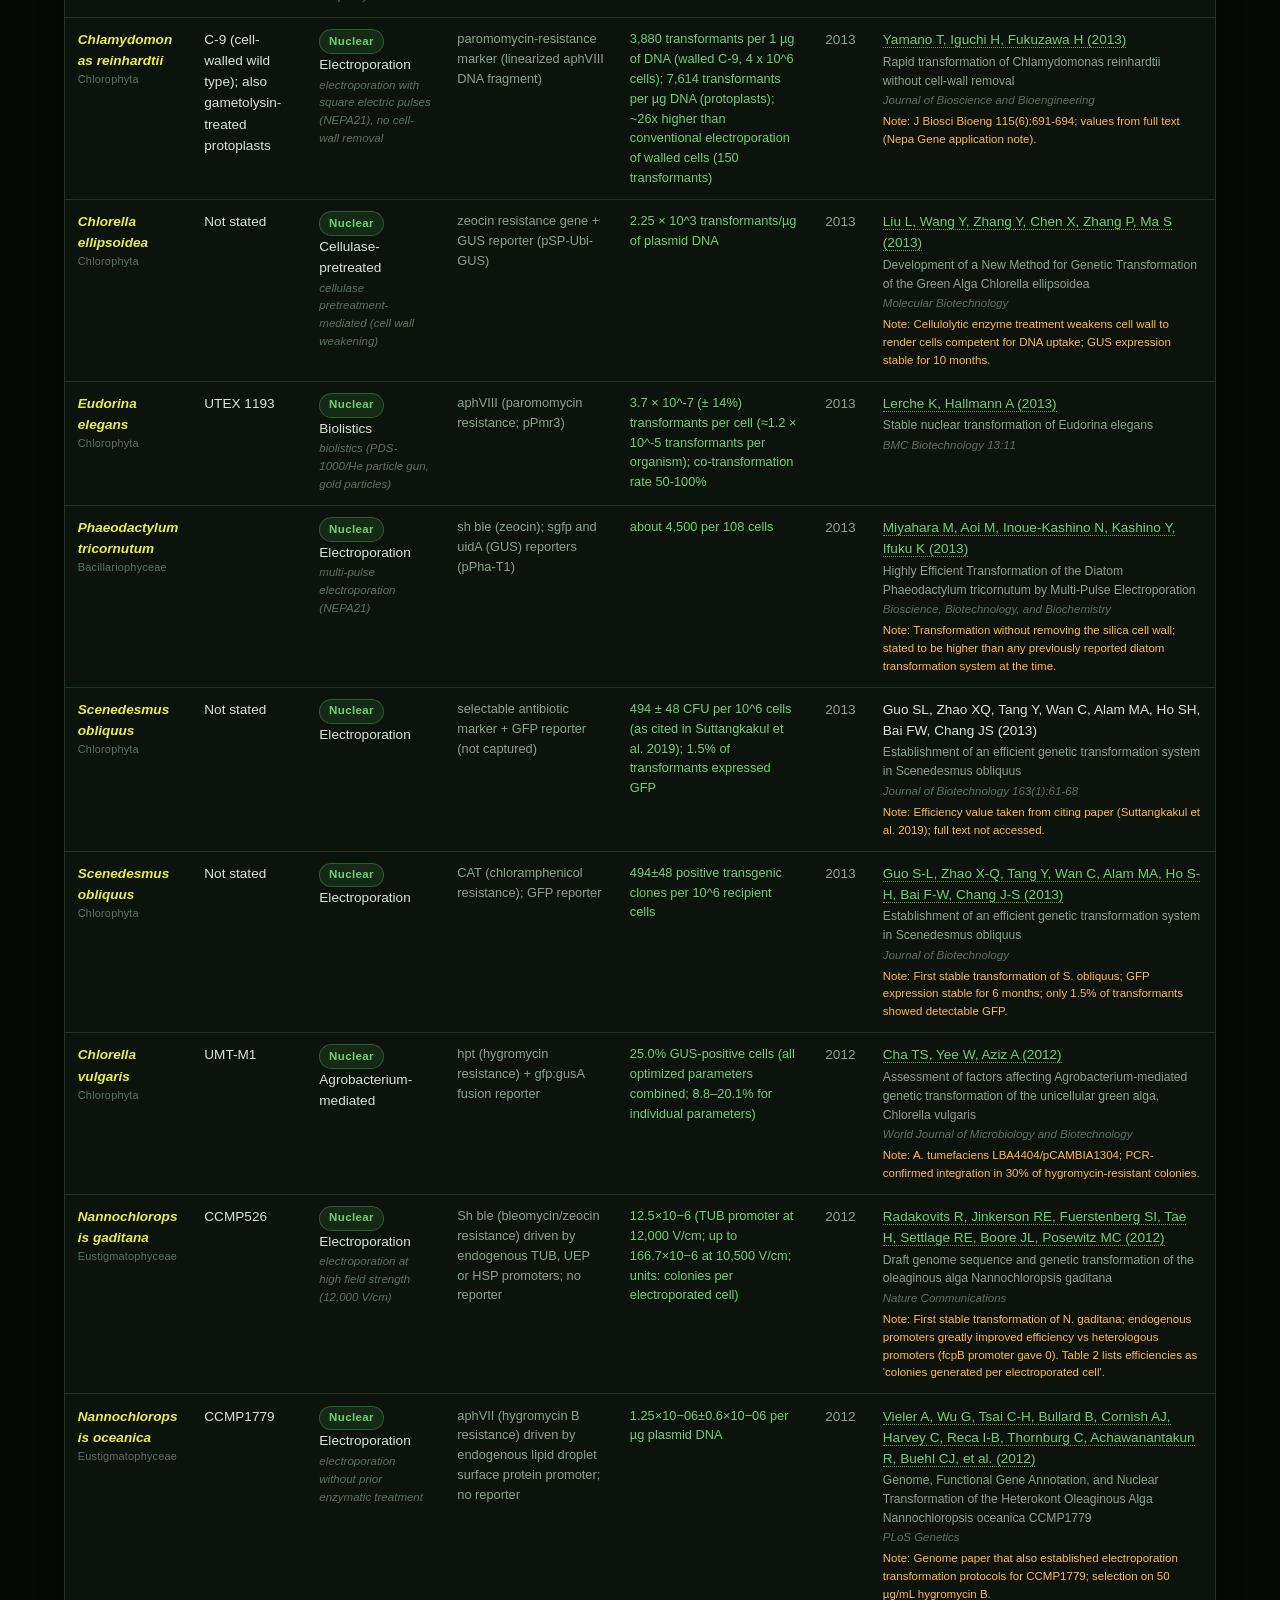
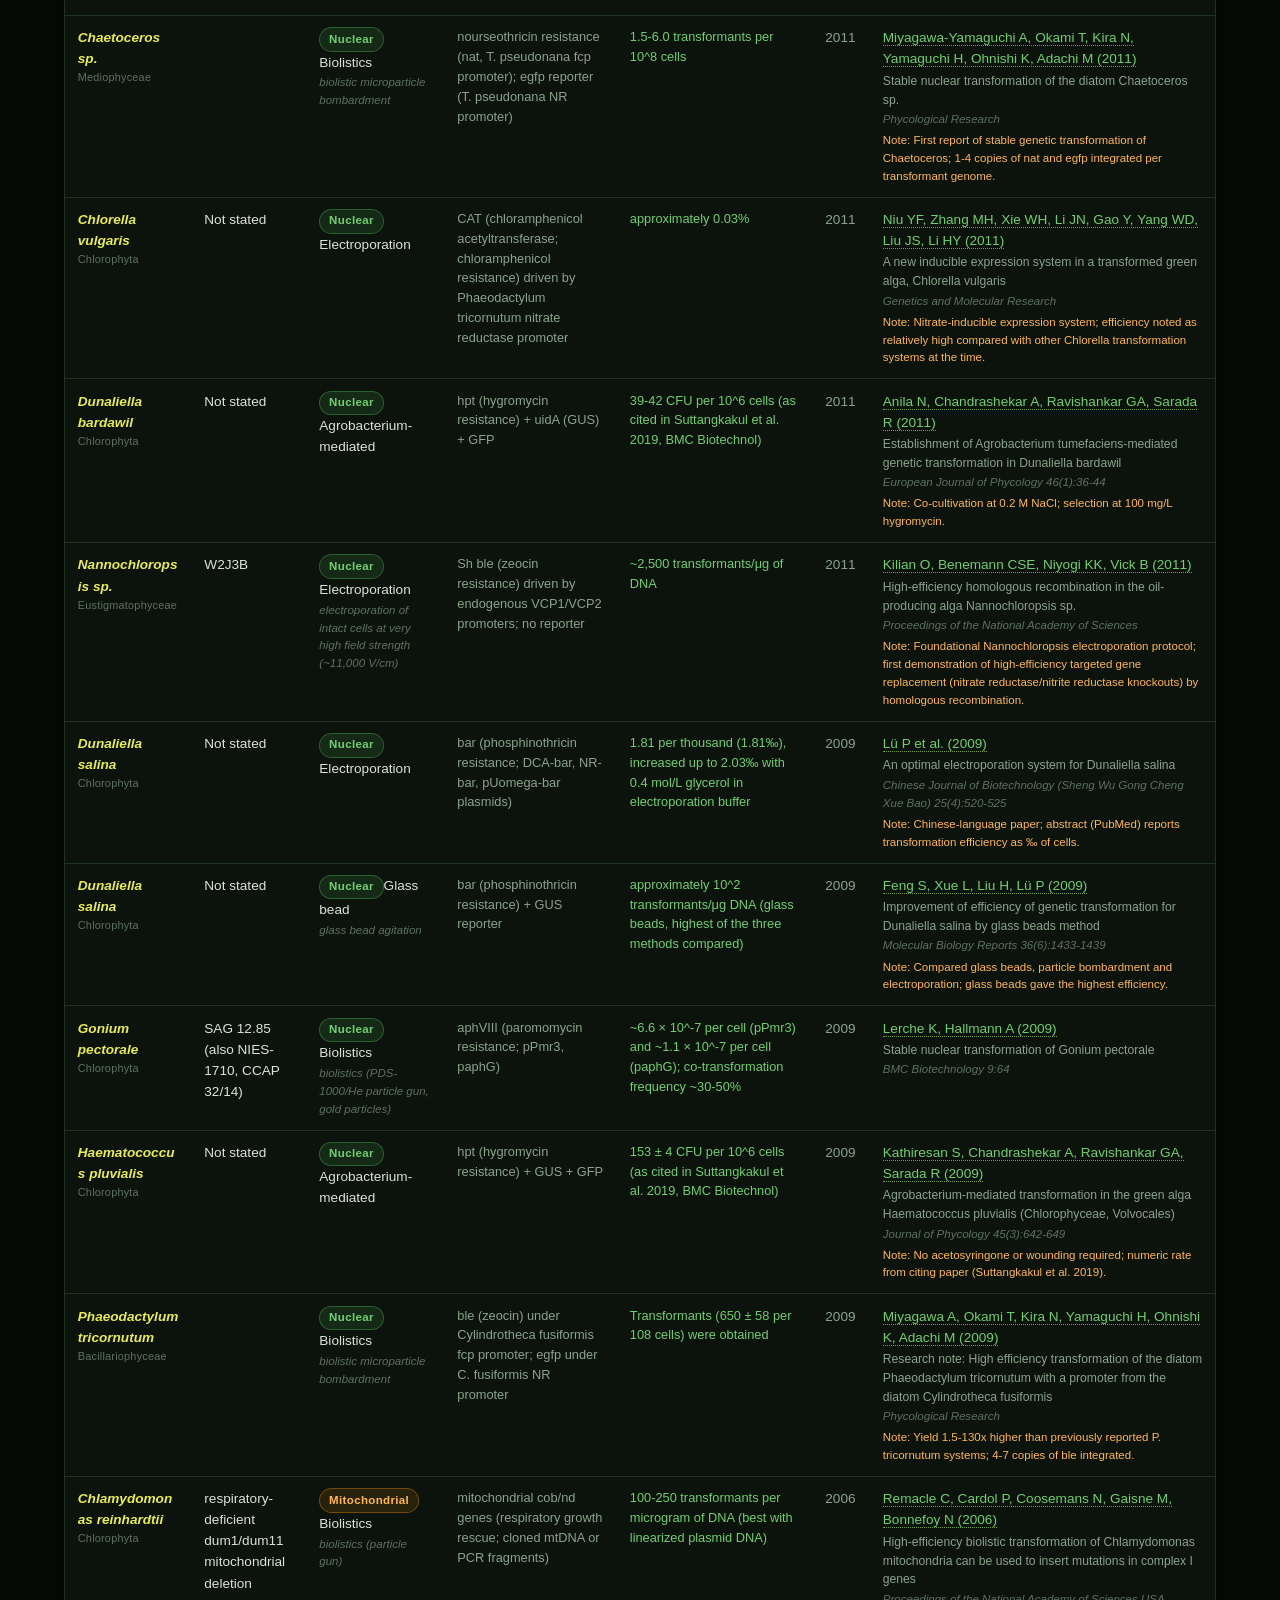
<file: algae_transformation_db_standalone.html>
<!DOCTYPE html>
<html lang="en">
<head>
<meta charset="UTF-8">
<meta name="viewport" content="width=device-width, initial-scale=1.0">
<title>Algal Transformation Database</title>
<style>
/* ===== Chlorophyta Transformation Database — green & black theme ===== */

:root {
  --bg: #060906;
  --bg-panel: #0c130c;
  --bg-panel-2: #101a10;
  --border: #1e3320;
  --green: #4CAF50;
  --green-bright: #6FCF6F;
  --green-deep: #75A025;
  --lime: #E9ED4C;
  --text: #d7e4d7;
  --text-dim: #8aa38c;
  --text-faint: #5c7260;
  --accent-glow: rgba(76, 175, 80, 0.25);
  --radius: 10px;
}

* { box-sizing: border-box; margin: 0; padding: 0; }

html { scroll-behavior: smooth; }

body {
  font-family: "Liberation Sans", Arimo, "Helvetica Neue", Arial, sans-serif;
  background:
    radial-gradient(ellipse 80% 50% at 50% -10%, rgba(76, 175, 80, 0.12), transparent),
    var(--bg);
  color: var(--text);
  line-height: 1.55;
  min-height: 100vh;
}

/* ---------- Header ---------- */

.site-header {
  border-bottom: 1px solid var(--border);
  background: linear-gradient(180deg, rgba(76, 175, 80, 0.08), transparent);
  padding: 2.2rem 1.5rem 1.8rem;
}

.header-inner {
  max-width: 1200px;
  margin: 0 auto;
  display: flex;
  flex-wrap: wrap;
  gap: 2rem;
  align-items: center;
  justify-content: space-between;
}

.brand { display: flex; align-items: center; gap: 1.1rem; }

.logo { width: 58px; height: 58px; flex-shrink: 0; filter: drop-shadow(0 0 8px var(--accent-glow)); }

.brand h1 {
  font-size: 1.55rem;
  font-weight: 700;
  letter-spacing: 0.02em;
  color: var(--green-bright);
}

.tagline { color: var(--text-dim); font-size: 0.92rem; margin-top: 0.2rem; }

.stats { display: flex; gap: 1rem; flex-wrap: wrap; }

.stat {
  background: var(--bg-panel);
  border: 1px solid var(--border);
  border-radius: var(--radius);
  padding: 0.7rem 1.3rem;
  text-align: center;
  min-width: 96px;
  transition: border-color 0.2s, box-shadow 0.2s;
}

.stat:hover { border-color: var(--green); box-shadow: 0 0 12px var(--accent-glow); }

.stat-num { display: block; font-size: 1.5rem; font-weight: 700; color: var(--lime); }

.stat-label { font-size: 0.72rem; text-transform: uppercase; letter-spacing: 0.08em; color: var(--text-dim); }

/* ---------- Layout ---------- */

.container { max-width: 1200px; margin: 0 auto; padding: 1.5rem; }

/* ---------- Controls ---------- */

.controls { margin-bottom: 1.2rem; display: flex; flex-direction: column; gap: 0.8rem; }

.search-wrap input[type="search"] {
  width: 100%;
  padding: 0.75rem 1rem;
  font-size: 1rem;
  color: var(--text);
  background: var(--bg-panel);
  border: 1px solid var(--border);
  border-radius: var(--radius);
  outline: none;
  transition: border-color 0.2s, box-shadow 0.2s;
}

.search-wrap input[type="search"]:focus {
  border-color: var(--green);
  box-shadow: 0 0 0 3px var(--accent-glow);
}

.search-wrap input::placeholder { color: var(--text-faint); }

.filter-group { display: flex; flex-wrap: wrap; gap: 0.7rem; align-items: center; }

.filter-group select {
  padding: 0.5rem 0.7rem;
  font-size: 0.88rem;
  color: var(--text);
  background: var(--bg-panel);
  border: 1px solid var(--border);
  border-radius: 8px;
  cursor: pointer;
  outline: none;
}

.filter-group select:focus { border-color: var(--green); }

.toggle {
  display: flex; align-items: center; gap: 0.45rem;
  font-size: 0.85rem; color: var(--text-dim); cursor: pointer;
  user-select: none;
}

.toggle input { accent-color: var(--green); width: 15px; height: 15px; cursor: pointer; }

.btn-reset {
  padding: 0.5rem 1rem;
  font-size: 0.85rem;
  color: var(--green-bright);
  background: transparent;
  border: 1px solid var(--green-deep);
  border-radius: 8px;
  cursor: pointer;
  transition: background 0.2s, box-shadow 0.2s;
}

.btn-reset:hover { background: rgba(76, 175, 80, 0.12); box-shadow: 0 0 10px var(--accent-glow); }

/* ---------- Table ---------- */

.table-wrap {
  background: var(--bg-panel);
  border: 1px solid var(--border);
  border-radius: var(--radius);
  overflow-x: auto;
  box-shadow: 0 4px 24px rgba(0, 0, 0, 0.4);
}

table { width: 100%; border-collapse: collapse; min-width: 900px; table-layout: fixed; }

/* Column width budget so the full table fits a 1400px viewport */
col.c-species { width: 11%; }
col.c-strain { width: 10%; }
col.c-method { width: 12%; }
col.c-marker { width: 15%; }
col.c-eff { width: 17%; }
col.c-year { width: 5%; }
col.c-cite { width: 30%; }

thead th {
  position: sticky; top: 0;
  background: var(--bg-panel-2);
  color: var(--green-bright);
  font-size: 0.78rem;
  text-transform: uppercase;
  letter-spacing: 0.07em;
  text-align: left;
  padding: 0.85rem 1rem;
  border-bottom: 2px solid var(--green-deep);
  white-space: nowrap;
}

th.sortable { cursor: pointer; user-select: none; }
th.sortable:hover { color: var(--lime); }
th.sorted-asc::after { content: " ▲"; font-size: 0.7rem; }
th.sorted-desc::after { content: " ▼"; font-size: 0.7rem; }

tbody td {
  padding: 0.7rem 0.8rem;
  border-bottom: 1px solid var(--border);
  font-size: 0.85rem;
  vertical-align: top;
  word-wrap: break-word;
}

tbody tr { transition: background 0.15s; }
tbody tr:hover { background: rgba(76, 175, 80, 0.07); }
tbody tr:last-child td { border-bottom: none; }

td.species { color: var(--lime); font-style: italic; font-weight: 600; }
.clade-tag { display: block; font-style: normal; font-weight: 400; font-size: 0.68rem; color: var(--text-faint); letter-spacing: 0.02em; }
td.method-cell { }
td.marker-cell { color: var(--text-dim); font-size: 0.8rem; }
td.eff-cell { color: var(--green-bright); font-size: 0.8rem; }
td.year-cell { color: var(--text-dim); white-space: nowrap; }

.badge {
  display: inline-block;
  padding: 0.15rem 0.55rem;
  border-radius: 999px;
  font-size: 0.72rem;
  font-weight: 600;
  letter-spacing: 0.03em;
  white-space: nowrap;
}

.badge-nuclear { background: rgba(76, 175, 80, 0.15); color: var(--green-bright); border: 1px solid rgba(76, 175, 80, 0.4); }
.badge-chloroplast { background: rgba(233, 237, 76, 0.12); color: var(--lime); border: 1px solid rgba(233, 237, 76, 0.35); }
.badge-mitochondrial { background: rgba(255, 148, 0, 0.12); color: #FFB74D; border: 1px solid rgba(255, 148, 0, 0.35); }

.cite-link {
  color: var(--green-bright);
  text-decoration: none;
  border-bottom: 1px dotted var(--green-deep);
  transition: color 0.15s;
}

.cite-link:hover { color: var(--lime); }

.cite-title { display: block; font-size: 0.76rem; color: var(--text-dim); margin-top: 0.15rem; }
.cite-journal { display: block; font-size: 0.72rem; color: var(--text-faint); font-style: italic; margin-top: 0.1rem; }

.note-flag { color: #FFB74D; font-size: 0.72rem; display: block; margin-top: 0.2rem; }

.no-eff { color: var(--text-faint); font-style: italic; }

.count { margin: 0.8rem 0.2rem; font-size: 0.85rem; color: var(--text-dim); }

.loading { text-align: center; padding: 2rem; color: var(--text-dim); }

/* ---------- About ---------- */

.about {
  margin-top: 2.5rem;
  background: var(--bg-panel);
  border: 1px solid var(--border);
  border-radius: var(--radius);
  padding: 1.6rem 1.8rem;
}

.about h2 { color: var(--green-bright); font-size: 1.15rem; margin-bottom: 0.8rem; }
.about p { margin-bottom: 0.8rem; font-size: 0.92rem; color: var(--text-dim); }
.about p:last-child { margin-bottom: 0; }
.about strong { color: var(--text); }

/* ---------- Footer ---------- */

.site-footer {
  border-top: 1px solid var(--border);
  margin-top: 2.5rem;
  padding: 1.4rem 1.5rem;
  text-align: center;
  font-size: 0.8rem;
  color: var(--text-faint);
}

/* ---------- Utility ---------- */

.sr-only {
  position: absolute; width: 1px; height: 1px;
  padding: 0; margin: -1px; overflow: hidden;
  clip: rect(0 0 0 0); white-space: nowrap; border: 0;
}

@media (max-width: 720px) {
  .header-inner { flex-direction: column; align-items: flex-start; }
  .brand h1 { font-size: 1.2rem; }
}

</style>
</head>
<body>

<header class="site-header">
  <div class="header-inner">
    <div class="brand">
      <svg class="logo" viewBox="0 0 64 64" aria-hidden="true">
        <circle cx="32" cy="32" r="26" fill="none" stroke="#4CAF50" stroke-width="3"/>
        <circle cx="24" cy="26" r="6" fill="#75A025"/>
        <circle cx="40" cy="24" r="5" fill="#E9ED4C"/>
        <circle cx="30" cy="42" r="7" fill="#4CAF50"/>
        <circle cx="44" cy="38" r="4" fill="#75A025"/>
      </svg>
      <div>
        <h1>Algal Genetic Transformation Database</h1>
        <p class="tagline">Successful genetic transformation techniques in Chlorophyta &amp; Ochrophyta — compiled from primary literature</p>
      </div>
    </div>
    <div class="stats" id="stats">
      <div class="stat"><span class="stat-num" id="stat-entries">–</span><span class="stat-label">Entries</span></div>
      <div class="stat"><span class="stat-num" id="stat-species">–</span><span class="stat-label">Species</span></div>
      <div class="stat"><span class="stat-num" id="stat-methods">–</span><span class="stat-label">Method families</span></div>
      <div class="stat"><span class="stat-num" id="stat-eff">–</span><span class="stat-label">With efficiency</span></div>
    </div>
  </div>
</header>

<main class="container">

  <section class="controls" aria-label="Filters">
    <div class="search-wrap">
      <input type="search" id="search" placeholder="Search species, method, marker, author…" autocomplete="off">
    </div>
    <div class="filter-group">
      <select id="filter-clade"><option value="">All clades</option></select>
      <select id="filter-species"><option value="">All species</option></select>
      <select id="filter-method"><option value="">All methods</option></select>
      <select id="filter-compartment">
        <option value="">All compartments</option>
        <option value="Nuclear">Nuclear</option>
        <option value="Chloroplast">Chloroplast</option>
        <option value="Mitochondrial">Mitochondrial</option>
      </select>
      <label class="toggle">
        <input type="checkbox" id="only-efficiency" checked>
        <span>Only entries with quantified efficiency</span>
      </label>
      <button id="reset" class="btn-reset" type="button">Reset</button>
    </div>
  </section>

  <section class="table-wrap">
    <table id="db-table" aria-describedby="table-caption">
      <caption id="table-caption" class="sr-only">Transformation entries with species, method, marker, efficiency and citation</caption>
      <thead>
        <colgroup>
          <col class="c-species"><col class="c-strain"><col class="c-method"><col class="c-marker"><col class="c-eff"><col class="c-year"><col class="c-cite">
        </colgroup>
        <tr>
          <th data-sort="species" class="sortable">Species</th>
          <th data-sort="strain" class="sortable">Strain</th>
          <th data-sort="methodGroup" class="sortable">Method</th>
          <th data-sort="marker" class="sortable">Marker / Reporter</th>
          <th data-sort="efficiency" class="sortable">Transformation Efficiency</th>
          <th data-sort="year" class="sortable sorted-desc">Year</th>
          <th>Primary Literature</th>
        </tr>
      </thead>
      <tbody id="table-body">
        <tr><td colspan="7" class="loading">Loading database…</td></tr>
      </tbody>
    </table>
    <p id="count" class="count"></p>
  </section>

  <section class="about">
    <h2>About this database</h2>
    <p>This database catalogs reports of <strong>successful genetic transformation in Chlorophyta (green algae) and Ochrophyta — including diatoms, eustigmatophytes, xanthophytes, and brown algae</strong> — drawn from the primary scientific literature. Entries document the species, strain, delivery method, selectable marker or reporter, and — where reported — the quantified transformation efficiency, exactly as stated by the original authors.</p>
    <p>Efficiency metrics are heterogeneous across studies (transformants per µg DNA, transformants per 10<sup>6</sup> cells, percentage of positive cells, editing frequency, etc.) and are <strong>not directly comparable between entries</strong>; always consult the original paper for experimental context. Entries without a retrievable quantified value are landmark transformation reports retained for completeness and can be hidden with the efficiency filter. Some CRISPR-based entries report genome-editing or homologous-recombination frequencies rather than stable-transformation rates; this is noted per entry.</p>
    <p>Scope note: organisms outside Chlorophyta and Ochrophyta (e.g., cyanobacteria, red algae) are excluded. A small number of efficiency values were sourced from citing peer-reviewed papers where the original was paywalled; these are flagged in the entry notes.</p>
  </section>

</main>

<footer class="site-footer">
  <p>Algal Genetic Transformation Database — Chlorophyta &amp; Ochrophyta, data compiled from primary literature, September 2026. Each entry links to its source publication via DOI.</p>
</footer>

<script>
window.DB_DATA = {"meta": {"title": "Algal Genetic Transformation Database", "description": "Successful genetic transformation techniques in Chlorophyta and Ochrophyta (micro- and macroalgae) with quantified transformation efficiencies where available, compiled from primary literature.", "compiled": "2026-09-30", "entryCount": 160, "withEfficiency": 101, "speciesCount": 65, "cladeCounts": {"Chlorophyta": 82, "Ochrophyta": 78}, "methodGroupCount": 15}, "entries": [{"species": "Amphora coffeaeformis", "strain": "", "clade": "Ochrophyta", "oclass": "Bacillariophyceae", "compartment": "Nuclear", "method": "biolistic microparticle bombardment", "methodGroup": "Biolistics", "marker": "nourseothricin resistance (nat); eYFP reporter (AC3362-YFP fusion)", "efficiency": null, "year": 2014, "authors": "Buhmann MT, Poulsen N, Klemm J, Kennedy MR, Sherrill CD, Kröger N", "title": "A Tyrosine-Rich Cell Surface Protein in the Diatom Amphora coffeaeformis Identified through Transcriptome Analysis and Genetic Transformation", "journal": "PLoS ONE", "doi": "10.1371/journal.pone.0110369", "url": "https://doi.org/10.1371/journal.pone.0110369", "notes": "First method for molecular genetic transformation of A. coffeaeformis; no numeric transformation efficiency reported in the paper.", "hasEfficiency": false}, {"species": "Botryococcus braunii", "strain": "race A", "compartment": "Nuclear", "method": "cellulase pretreatment-mediated (cell wall weakening)", "methodGroup": "Cellulase-pretreated", "marker": "AphVIII (paromomycin resistance; pSI103)", "efficiency": "80 transformants µg−1 of plasmid DNA", "hasEfficiency": true, "year": 2016, "authors": "Berrios H, Zapata M, Rivas M", "title": "A method for genetic transformation of Botryococcus braunii using a cellulase pretreatment", "journal": "Journal of Applied Phycology", "doi": "10.1007/s10811-015-0596-3", "url": "https://doi.org/10.1007/s10811-015-0596-3", "notes": "Cellulolytic enzyme transiently weakens cell wall; paromomycin-resistant transformants maintained through 6th generation.", "clade": "Chlorophyta", "oclass": ""}, {"species": "Chaetoceros gracilis", "strain": "", "clade": "Ochrophyta", "oclass": "Mediophyceae", "compartment": "Nuclear", "method": "multi-pulse electroporation", "methodGroup": "Electroporation", "marker": "nourseothricin acetyltransferase (nat) driven by acetyl-CoA acetyltransferase promoter; reporters firefly luciferase and GFP (Azami-Green)", "efficiency": "~400 positive transgenic clones per 10^8 recipient cells", "year": 2014, "authors": "Ifuku K, Yan D, Miyahara M, Inoue-Kashino N, Yamamoto YY, Kashino Y", "title": "A stable and efficient nuclear transformation system for the diatom Chaetoceros gracilis", "journal": "Photosynthesis Research", "doi": "10.1007/s11120-014-0048-y", "url": "https://doi.org/10.1007/s11120-014-0048-y", "notes": "First electroporation transformation of a centric diatom. The tilde in '~400' was rendered as '*' in the digitized abstract; value read as approximately 400 clones per 10^8 recipient cells. Published online 2014, issue dated 2015 (123(2):203-211).", "hasEfficiency": true}, {"species": "Chaetoceros muelleri", "strain": "", "clade": "Ochrophyta", "oclass": "Mediophyceae", "compartment": "Nuclear", "method": "electroporation (square-wave, 500 V, with salmon sperm DNA carrier)", "methodGroup": "Electroporation", "marker": "multiple selectable markers (nat, nptII, sh ble); eGFP reporter", "efficiency": ">1000 per 10^8 cells", "year": 2021, "authors": "Yin W, Hu H", "title": "High-efficiency transformation of a centric diatom Chaetoceros muelleri by electroporation with a variety of selectable markers", "journal": "Algal Research", "doi": "10.1016/j.algal.2021.102274", "url": "https://doi.org/10.1016/j.algal.2021.102274", "notes": "Efficiency value quoted from a secondary citing source (review 'The Application of DNA Transfer Techniques That Have Been Used in Algae', 2023, describing the optimum 500 V condition with ssDNA); not taken directly from the primary abstract.", "hasEfficiency": true}, {"species": "Chaetoceros muelleri", "strain": "", "clade": "Ochrophyta", "oclass": "Mediophyceae", "compartment": "Nuclear", "method": "electroporation delivery of CRISPR/Cas9 vector (U6, acetyl-CoA acetyltransferase and fcp endogenous promoters)", "methodGroup": "Electroporation", "marker": "antibiotic resistance cassette; Cas9/sgRNA targeting nitrate reductase (NR) and urease (URE) genes", "efficiency": "editing efficiency of up to 86%", "year": 2023, "authors": "Yin W, Hu H", "title": "CRISPR/Cas9-Mediated Genome Editing via Homologous Recombination in a Centric Diatom Chaetoceros muelleri", "journal": "ACS Synthetic Biology", "doi": "10.1021/acssynbio.3c00051", "url": "https://doi.org/10.1021/acssynbio.3c00051", "notes": "Value is genome-editing (mutagenesis) efficiency, not a transformation frequency; builds on the same group's 2021 electroporation transformation system.", "hasEfficiency": true}, {"species": "Chaetoceros sp.", "strain": "", "clade": "Ochrophyta", "oclass": "Mediophyceae", "compartment": "Nuclear", "method": "biolistic microparticle bombardment", "methodGroup": "Biolistics", "marker": "nourseothricin resistance (nat, T. pseudonana fcp promoter); egfp reporter (T. pseudonana NR promoter)", "efficiency": "1.5-6.0 transformants per 10^8 cells", "year": 2011, "authors": "Miyagawa-Yamaguchi A, Okami T, Kira N, Yamaguchi H, Ohnishi K, Adachi M", "title": "Stable nuclear transformation of the diatom Chaetoceros sp.", "journal": "Phycological Research", "doi": "10.1111/j.1440-1835.2011.00607.x", "url": "https://doi.org/10.1111/j.1440-1835.2011.00607.x", "notes": "First report of stable genetic transformation of Chaetoceros; 1-4 copies of nat and egfp integrated per transformant genome.", "hasEfficiency": true}, {"species": "Chlamydomonas reinhardtii", "strain": "chloroplast atpB deletion mutants (acetate-requiring)", "compartment": "Chloroplast", "method": "biolistics (high-velocity tungsten microprojectiles)", "methodGroup": "Biolistics", "marker": "atpB (photosynthetic complementation)", "efficiency": null, "hasEfficiency": false, "year": 1988, "authors": "Boynton JE, Gillham NW, Harris EH, Hosler JP, Johnson AM, Jones AR, Randolph-Anderson BL, Robertson D, Klein TM, Shark KB, Sanford JC", "title": "Chloroplast transformation in Chlamydomonas with high velocity microprojectiles", "journal": "Science", "doi": "10.1126/science.2897716", "url": "https://doi.org/10.1126/science.2897716", "notes": "First chloroplast transformation in any photosynthetic organism; abstract reports integration events (25% fragment size changes, ~1/4 unintegrated plasmid) but no transformants-per-DNA figure; value not retrievable from abstract.", "clade": "Chlorophyta", "oclass": ""}, {"species": "Chlamydomonas reinhardtii", "strain": "cell-wall-deficient (cw), nit1-305", "compartment": "Nuclear", "method": "glass bead/PEG agitation", "methodGroup": "Glass bead", "marker": "nit1 (nitrate reductase)", "efficiency": null, "hasEfficiency": false, "year": 1989, "authors": "Kindle KL, Schnell RA, Fernandez E, Lefebvre PA", "title": "Stable nuclear transformation of Chlamydomonas using the Chlamydomonas gene for nitrate reductase", "journal": "Journal of Cell Biology", "doi": "10.1083/jcb.109.6.2589", "url": "https://doi.org/10.1083/jcb.109.6.2589", "notes": "Landmark first stable nuclear transformation with a homologous marker; value not retrievable from abstract (a later review, Schroda 2019, summarizes glass-bead efficiency as ~500 transformants/µg DNA).", "clade": "Chlorophyta", "oclass": ""}, {"species": "Chlamydomonas reinhardtii", "strain": "arg2 and arg7 mutants deficient in argininosuccinate lyase", "compartment": "Nuclear", "method": "biolistics (particle gun)", "methodGroup": "Biolistics", "marker": "arg7 (ASL gene, homologous complementation)", "efficiency": null, "hasEfficiency": false, "year": 1989, "authors": "Debuchy R, Purton S, Rochaix JD", "title": "The argininosuccinate lyase gene of Chlamydomonas reinhardtii: an important tool for nuclear transformation and for correlating the genetic and molecular maps of the ARG7 locus", "journal": "EMBO Journal", "doi": "10.1002/j.1460-2075.1989.tb08426.x", "url": "https://doi.org/10.1002/j.1460-2075.1989.tb08426.x", "notes": "Landmark nuclear transformation with ARG7 via particle gun; value not retrievable from abstract.", "clade": "Chlorophyta", "oclass": ""}, {"species": "Chlamydomonas reinhardtii", "strain": "cell-wall-deficient, nit1-305 (nitrate reductase-deficient)", "compartment": "Nuclear", "method": "glass bead/PEG agitation", "methodGroup": "Glass bead", "marker": "nit1 (nitrate reductase, homologous complementation)", "efficiency": "approximately 10^3 transformants per microgram of plasmid DNA; cotransformation of unselected gene in 10-50% of nit+ transformants", "hasEfficiency": true, "year": 1990, "authors": "Kindle KL", "title": "High-frequency nuclear transformation of Chlamydomonas reinhardtii", "journal": "Proceedings of the National Academy of Sciences USA", "doi": "10.1073/pnas.87.3.1228", "url": "https://www.pnas.org/doi/10.1073/pnas.87.3.1228", "notes": "Landmark glass bead method paper.", "clade": "Chlorophyta", "oclass": ""}, {"species": "Chlamydomonas reinhardtii", "strain": "CC-130 and other chloroplast rRNA mutant recipients", "compartment": "Chloroplast", "method": "biolistics (tungsten microprojectiles)", "methodGroup": "Biolistics", "marker": "16S/23S rRNA mutations conferring streptomycin/spectinomycin resistance", "efficiency": "transformation frequency 36.6 x 10^-6 to 58.8 x 10^-6 for plasmid p228 (increased by FUDR pre-growth); 0.3-5.5 x 10^-6 for rRNA-gene plasmids", "hasEfficiency": true, "year": 1990, "authors": "Newman SM, Boynton JE, Gillham NW, Randolph-Anderson BL, Johnson AM, Harris EH", "title": "Transformation of chloroplast ribosomal RNA genes in Chlamydomonas: molecular and genetic characterization of integration events", "journal": "Genetics", "doi": "10.1093/genetics/126.4.875", "url": "https://pubmed.ncbi.nlm.nih.gov/1981764/", "notes": "Frequency values from Table (per cell); FUDR effect (36.6 to 58.8 x 10^-6) also quoted by Redding et al. 2019 Sci Rep.", "clade": "Chlorophyta", "oclass": ""}, {"species": "Chlamydomonas reinhardtii", "strain": "cell-wall-deficient (cw)", "compartment": "Chloroplast", "method": "glass bead agitation (with 5-fluorodeoxyuridine pre-growth); also particle bombardment for cotransformation", "methodGroup": "Biolistics", "marker": "atpB (photosynthetic complementation); 16S rRNA spectinomycin-resistance marker for cotransformation", "efficiency": "up to 50 transformants per microgram of DNA (glass bead method with atpB marker and 0.5 mM 5-FdUrd)", "hasEfficiency": true, "year": 1991, "authors": "Kindle KL, Richards KL, Stern DB", "title": "Engineering the chloroplast genome: techniques and capabilities for chloroplast transformation in Chlamydomonas reinhardtii", "journal": "Proceedings of the National Academy of Sciences USA", "doi": "10.1073/pnas.88.5.1721", "url": "https://www.pnas.org/doi/10.1073/pnas.88.5.1721", "notes": "First chloroplast transformation by glass beads; also efficient biolistic cotransformation of unselected chloroplast markers.", "clade": "Chlorophyta", "oclass": ""}, {"species": "Chlamydomonas reinhardtii", "strain": "chloroplast mutant H13 (tscA) and strain 137c", "compartment": "Chloroplast", "method": "biolistics (particle gun)", "methodGroup": "Biolistics", "marker": "aadA (spectinomycin/streptomycin resistance)", "efficiency": null, "hasEfficiency": false, "year": 1991, "authors": "Goldschmidt-Clermont M", "title": "Transgenic expression of aminoglycoside adenine transferase in the chloroplast: a selectable marker for site-directed transformation of Chlamydomonas", "journal": "Nucleic Acids Research", "doi": "10.1093/nar/19.15.4083", "url": "https://doi.org/10.1093/nar/19.15.4083", "notes": "Landmark aadA dominant marker for chloroplast transformation; value not retrievable from abstract.", "clade": "Chlorophyta", "oclass": ""}, {"species": "Chlamydomonas reinhardtii", "strain": "intact walled cells, nit1-305", "compartment": "Nuclear", "method": "silicon carbide (SiC) whisker agitation", "methodGroup": "Silicon carbide whiskers", "marker": "nit1 (nitrate reductase)", "efficiency": "10-100 transformants per 10^7 cells routinely; >80% cell survival", "hasEfficiency": true, "year": 1993, "authors": "Dunahay TG", "title": "Transformation of Chlamydomonas reinhardtii with silicon carbide whiskers", "journal": "BioTechniques", "doi": "", "url": "https://pubmed.ncbi.nlm.nih.gov/8217158/", "notes": "BioTechniques 15(3):452-455, 457.", "clade": "Chlorophyta", "oclass": ""}, {"species": "Chlamydomonas reinhardtii", "strain": "arg7 mutant", "compartment": "Nuclear", "method": "glass bead agitation (pARG7.8 complementation; insertional mutagenesis)", "methodGroup": "Glass bead", "marker": "ARG7 (argininosuccinate lyase)", "efficiency": "4,100 arg+ transformants recovered in one experiment; 9 (0.2%) were acetate-requiring insertional mutants", "hasEfficiency": true, "year": 1993, "authors": "Adam M, Lentz KE, Loppes R", "title": "Insertional mutagenesis to isolate acetate-requiring mutants in Chlamydomonas reinhardtii", "journal": "FEMS Microbiology Letters", "doi": "10.1111/j.1574-6968.1993.tb06332.x", "url": "https://academic.oup.com/femsle/article/110/3/265/488223", "notes": "FEMS Microbiol Lett 110(3):265-268; quantified transformant yield from insertional mutagenesis.", "clade": "Chlorophyta", "oclass": ""}, {"species": "Chlamydomonas reinhardtii", "strain": "cw15 arg7-8 mt+", "compartment": "Nuclear", "method": "glass bead agitation", "methodGroup": "Glass bead", "marker": "aphVIII (native Streptomyces rimosus gene, pSU937; paromomycin)", "efficiency": "(1.3-1.9) x 10^-7 transformation frequency", "hasEfficiency": true, "year": 1996, "authors": "Sizova IA, Lapina TV, Frolova ON, Alexandrova NN, Akopiants KE, Danilenko VN", "title": "Stable nuclear transformation of Chlamydomonas reinhardtii with a Streptomyces rimosus gene as the selective marker", "journal": "Gene", "doi": "10.1016/S0378-1119(96)00384-8", "url": "https://pureportal.spbu.ru/en/publications/stable-nuclear-transformation-of-chlamydomonas-reinhardtii-with-a-streptomyces-rimosus-gene-as-the-selective-marker(5228dc76-43c9-4db4-861c-f73d25876ae7).html", "notes": "Precursor of the widely used synthetic aphVIII marker.", "clade": "Chlorophyta", "oclass": ""}, {"species": "Chlamydomonas reinhardtii", "strain": "CC3395 and CC425 (cell wall-less, arg7)", "compartment": "Nuclear", "method": "electroporation", "methodGroup": "Electroporation", "marker": "ARG7 (pJD67, homologous complementation)", "efficiency": "maximum 2 x 10^5 transformants per microg of DNA (two orders of magnitude higher than glass bead method)", "hasEfficiency": true, "year": 1998, "authors": "Shimogawara K, Fujiwara S, Grossman A, Usuda H", "title": "High-efficiency transformation of Chlamydomonas reinhardtii by electroporation", "journal": "Genetics", "doi": "10.1093/genetics/148.4.1821", "url": "https://pubmed.ncbi.nlm.nih.gov/9560396/", "notes": "Landmark electroporation method paper.", "clade": "Chlorophyta", "oclass": ""}, {"species": "Chlamydomonas reinhardtii", "strain": "wild-type (cell-walled) strains", "compartment": "Nuclear", "method": "glass bead agitation", "methodGroup": "Glass bead", "marker": "synthetic aphVIII (hsp70A/rbcS2 chimeric promoter + rbcS2 intron 1; paromomycin)", "efficiency": "2 transformants per 1 x 10^5 cells (with hsp70A promoter and rbcS2 intron I)", "hasEfficiency": true, "year": 2001, "authors": "Sizova I, Fuhrmann M, Hegemann P", "title": "A Streptomyces rimosus aphVIII gene coding for a new type phosphotransferase provides stable antibiotic resistance to Chlamydomonas reinhardtii", "journal": "Gene", "doi": "10.1016/S0378-1119(01)00616-3", "url": "https://pubmed.ncbi.nlm.nih.gov/11602359/", "notes": "The aphVIII/paromomycin marker paper; efficiency close to arg7 complementation.", "clade": "Chlorophyta", "oclass": ""}, {"species": "Chlamydomonas reinhardtii", "strain": "cell-wall-deficient and wild-type strains", "compartment": "Nuclear", "method": "glass bead agitation", "methodGroup": "Glass bead", "marker": "aph7\" (engineered Streptomyces hygroscopicus hygromycin-B phosphotransferase; pHyg3/pHyg4)", "efficiency": "transformation rates up to 5 x 10^-5; average cotransformation rate ~11%", "hasEfficiency": true, "year": 2002, "authors": "Berthold P, Schmitt R, Mages W", "title": "An engineered Streptomyces hygroscopicus aph7\" gene mediates dominant resistance against hygromycin B in Chlamydomonas reinhardtii", "journal": "Protist", "doi": "10.1078/14344610260450136", "url": "https://pubmed.ncbi.nlm.nih.gov/12627869/", "notes": "aphVII/hygromycin marker paper; Protist 153(4):401-412.", "clade": "Chlorophyta", "oclass": ""}, {"species": "Chlamydomonas reinhardtii", "strain": "wild-type (cell-walled) and cw strains", "compartment": "Nuclear", "method": "electroporation (2.5 x 10^-4 transformants/cell) and glass bead vortexing (8.5 x 10^-6)", "methodGroup": "Electroporation", "marker": "mutant acetolactate synthase (ALS; sulfometuron-methyl resistance, pJK7)", "efficiency": "approximately 2.5 x 10^-4 transformants per cell by electroporation; 8.5 x 10^-6 by glass bead vortexing", "hasEfficiency": true, "year": 2002, "authors": "Kovar JL, Zhang J, Funke RP, Weeks DP", "title": "Molecular analysis of the acetolactate synthase gene of Chlamydomonas reinhardtii and development of a genetically engineered gene as a dominant selectable marker for genetic transformation", "journal": "The Plant Journal", "doi": "10.1046/j.1365-313x.2002.01193.x", "url": "https://onlinelibrary.wiley.com/doi/10.1046/j.1365-313x.2002.01193.x", "notes": "Herbicide-based dominant selectable marker; Plant J 29:109-117.", "clade": "Chlorophyta", "oclass": ""}, {"species": "Chlamydomonas reinhardtii", "strain": "wild-type (not specified in abstract)", "compartment": "Nuclear", "method": "Agrobacterium tumefaciens-mediated (T-DNA) transformation", "methodGroup": "Agrobacterium-mediated", "marker": "hpt (hygromycin phosphotransferase) + uidA (GUS) + gfp", "efficiency": "transformation frequency 311-355 x 10^-6 with acetosyringone; ~50-fold higher than glass bead method (6-8 x 10^-6)", "hasEfficiency": true, "year": 2004, "authors": "Kumar SV, Misquitta RW, Reddy VS, Rao BJ, Rajam MV", "title": "Genetic transformation of the green alga - Chlamydomonas reinhardtii by Agrobacterium tumefaciens", "journal": "Plant Science", "doi": "10.1016/j.plantsci.2003.11.012", "url": "https://doi.org/10.1016/j.plantsci.2003.11.012", "notes": "First Agrobacterium-mediated transformation of C. reinhardtii; detailed frequencies from full-text summary (Plant Science 166(3):731-738).", "clade": "Chlorophyta", "oclass": ""}, {"species": "Chlamydomonas reinhardtii", "strain": "respiratory-deficient dum1/dum11 mitochondrial deletion mutants", "compartment": "Mitochondrial", "method": "biolistics (particle gun)", "methodGroup": "Biolistics", "marker": "mitochondrial cob/nd genes (respiratory growth rescue; cloned mtDNA or PCR fragments)", "efficiency": "100-250 transformants per microgram of DNA (best with linearized plasmid DNA)", "hasEfficiency": true, "year": 2006, "authors": "Remacle C, Cardol P, Coosemans N, Gaisne M, Bonnefoy N", "title": "High-efficiency biolistic transformation of Chlamydomonas mitochondria can be used to insert mutations in complex I genes", "journal": "Proceedings of the National Academy of Sciences USA", "doi": "10.1073/pnas.0509501103", "url": "https://www.pnas.org/doi/10.1073/pnas.0509501103", "notes": "Included as third compartment (mitochondrial) beyond nuclear/chloroplast; PNAS 103(12):4771-4776.", "clade": "Chlorophyta", "oclass": ""}, {"species": "Chlamydomonas reinhardtii", "strain": "strain carrying inserted non-functional aphVIII marker within COP3 (model strain); CC strains", "compartment": "Nuclear", "method": "zinc-finger nuclease (ZFN)-mediated gene targeting (co-transformation with ZFNs + repair template)", "methodGroup": "Zinc-finger nuclease", "marker": "aphVIII (restored by ZFN-mediated repair); paromomycin selection", "efficiency": "1% of paromomycin-resistant clones also contained a modified COP3 locus", "hasEfficiency": true, "year": 2013, "authors": "Sizova I, Greiner A, Awasthi M, Kateriya S, Hegemann P", "title": "Nuclear gene targeting in Chlamydomonas using engineered zinc-finger nucleases", "journal": "The Plant Journal", "doi": "10.1111/tpj.12066", "url": "https://pubmed.ncbi.nlm.nih.gov/23137232/", "notes": "First ZFN-based nuclear gene targeting in C. reinhardtii; Plant J 73(5):873-882.", "clade": "Chlorophyta", "oclass": ""}, {"species": "Chlamydomonas reinhardtii", "strain": "C-9 (cell-walled wild type); also gametolysin-treated protoplasts", "compartment": "Nuclear", "method": "electroporation with square electric pulses (NEPA21), no cell-wall removal", "methodGroup": "Electroporation", "marker": "paromomycin-resistance marker (linearized aphVIII DNA fragment)", "efficiency": "3,880 transformants per 1 µg of DNA (walled C-9, 4 x 10^6 cells); 7,614 transformants per µg DNA (protoplasts); ~26x higher than conventional electroporation of walled cells (150 transformants)", "hasEfficiency": true, "year": 2013, "authors": "Yamano T, Iguchi H, Fukuzawa H", "title": "Rapid transformation of Chlamydomonas reinhardtii without cell-wall removal", "journal": "Journal of Bioscience and Bioengineering", "doi": "10.1016/j.jbiosc.2012.12.020", "url": "https://pubmed.ncbi.nlm.nih.gov/23333644/", "notes": "J Biosci Bioeng 115(6):691-694; values from full text (Nepa Gene application note).", "clade": "Chlorophyta", "oclass": ""}, {"species": "Chlamydomonas reinhardtii", "strain": "intact-walled strain", "compartment": "Nuclear", "method": "aminoclay (3-aminopropyl-functionalized magnesium phyllosilicate) nanoparticle-mediated DNA delivery with friction spreading", "methodGroup": "Biolistics", "marker": "hpt (hygromycin B resistance)", "efficiency": "5.03 x 10^2 transformants per µg DNA; ~25 colonies (4.0 x 10^-6 per cell) by vortexing option, ~40 colonies (2.5 x 10^-5 per cell) by ultrasonication option", "hasEfficiency": true, "year": 2014, "authors": "Kim S, Lee YC, Cho DH, Lee HU, Huh YS, Kim GJ, Kim HS", "title": "A Simple and Non-Invasive Method for Nuclear Transformation of Intact-walled Chlamydomonas reinhardtii", "journal": "PLoS ONE", "doi": "10.1371/journal.pone.0101018", "url": "https://journals.plos.org/plosone/article?id=10.1371%2Fjournal.pone.0101018", "notes": "PLoS ONE 9(7):e101018.", "clade": "Chlorophyta", "oclass": ""}, {"species": "Chlamydomonas reinhardtii", "strain": "wall-less strain (CC-3403-derived GTS strains and others)", "compartment": "Nuclear", "method": "CRISPR/Cas9 ribonucleoprotein (RNP) delivery by electroporation", "methodGroup": "Electroporation", "marker": "Cas9 RNP + cotransformed selectable vector (paromomycin-based selection)", "efficiency": "selection efficiency up to 3.0 x 10^-5 per cell (ChlM screen, 6000 colonies); targeted (knock-in) colonies 0.17-40% of selected colonies depending on locus (MAA7 40%, CpSRP43 1.4%, ChlM 0.17%)", "hasEfficiency": true, "year": 2016, "authors": "Shin SE, Lim JM, Koh HG, Kim EJ, Kang NK, Jeon S, Kwon S, Shin WS, Lee B, Hwangbo K, Kim J, Ye SH, Yun JY, Seo H, Oh HM, Kim KJ, Kim JS, Jeong WJ, Chang YK, Jeong BR", "title": "CRISPR/Cas9-induced knockout and knock-in mutations in Chlamydomonas reinhardtii", "journal": "Scientific Reports", "doi": "10.1038/srep27810", "url": "https://pmc.ncbi.nlm.nih.gov/articles/PMC4904240/", "notes": "Cas9 RNP method; per-cell selection and targeting efficiencies from Table 1.", "clade": "Chlorophyta", "oclass": ""}, {"species": "Chlamydomonas reinhardtii", "strain": "wild-type cc1690 (mt+)", "compartment": "Nuclear", "method": "DNA-free CRISPR-Cas9 ribonucleoprotein transformation (electroporation)", "methodGroup": "Electroporation", "marker": "none (DNA-free RNP; edits screened by phenotype/deep sequencing)", "efficiency": "indel frequencies up to 0.56% (CpFTSY) and 1.1% (ZEP) by targeted deep sequencing", "hasEfficiency": true, "year": 2016, "authors": "Baek K, Kim DH, Jeong J, Sim SJ, Melis A, Kim JS, Jin E, Bae S", "title": "DNA-free two-gene knockout in Chlamydomonas reinhardtii via CRISPR-Cas9 ribonucleoproteins", "journal": "Scientific Reports", "doi": "10.1038/srep30620", "url": "https://www.nature.com/articles/srep30620", "notes": "One-step RNP knockout of CpFTSY and ZEP.", "clade": "Chlorophyta", "oclass": ""}, {"species": "Chlamydomonas reinhardtii", "strain": "multiple strains including wild-type CC-125", "compartment": "Nuclear", "method": "zinc-finger nucleases (ZFNs) and genetically encoded/recombinant CRISPR-Cas9", "methodGroup": "CRISPR/Cas9", "marker": "aphVIII/ble-based GTS selection cassettes", "efficiency": "genes of interest disrupted in 5 to 15% of preselected clones (~1 out of 4000 initial cells)", "hasEfficiency": true, "year": 2017, "authors": "Greiner A, Kelterborn S, Evers H, Kreimer G, Sizova I, Hegemann P", "title": "Targeting of Photoreceptor Genes in Chlamydomonas reinhardtii via Zinc-Finger Nucleases and CRISPR/Cas9", "journal": "The Plant Cell", "doi": "10.1105/tpc.17.00659", "url": "https://pmc.ncbi.nlm.nih.gov/articles/PMC5774583/", "notes": "Plant Cell 29(10):2498-2518.", "clade": "Chlorophyta", "oclass": ""}, {"species": "Chlamydomonas reinhardtii", "strain": "CC125 and cw15", "compartment": "Nuclear", "method": "Agrobacterium-mediated transformation (compared with electroporation)", "methodGroup": "Electroporation", "marker": "aphVIII/Paro (paromomycin) + Luc (luciferase)", "efficiency": "Agrobacterium-mediated: 67-92% of paromomycin-resistant colonies PCR-positive for Paro; efficiencies 2.5- to 60-fold lower than electroporation (colonies per 10^8 cells, Tables 1-2)", "hasEfficiency": true, "year": 2018, "authors": "Mini P, Demurtas OC, Valentini S, Pallara P, Aprea G, Ferrante P, Giuliano G", "title": "Agrobacterium-mediated and electroporation-mediated transformation of Chlamydomonas reinhardtii: a comparative study", "journal": "BMC Biotechnology", "doi": "10.1186/s12896-018-0416-3", "url": "https://bmcbiotechnol.biomedcentral.com/articles/10.1186/s12896-018-0416-3", "notes": "Per-10^8-cell colony counts are in Tables 1-2 of the open-access article.", "clade": "Chlorophyta", "oclass": ""}, {"species": "Chlamydomonas reinhardtii", "strain": "cell-walled strains CC-125, 21gr, CC-124", "compartment": "Nuclear", "method": "square-wave electroporation (BTX ECM830)", "methodGroup": "Electroporation", "marker": "aphVIII (paromomycin resistance DNA fragment)", "efficiency": "2-6 x 10^3 transformants per µg exogenous DNA for cell-walled strains (1,760-6,240 colonies per µg DNA for CC-125, 21gr, CC-124)", "hasEfficiency": true, "year": 2019, "authors": "Wang L, Yang L, Wen X, Chen Z, Liang Q, Li J, Wang W", "title": "Rapid and high efficiency transformation of Chlamydomonas reinhardtii by square-wave electroporation", "journal": "Bioscience Reports", "doi": "10.1042/BSR20181210", "url": "https://pmc.ncbi.nlm.nih.gov/articles/PMC6328877/", "notes": "Biosci Rep 39(1):BSR20181210.", "clade": "Chlorophyta", "oclass": ""}, {"species": "Chlamydomonas reinhardtii", "strain": "704 (cw15, arg7, mt+)", "compartment": "Nuclear", "method": "glass bead agitation", "methodGroup": "Glass bead", "marker": "CRTIop (synthetic bacterial phytoene desaturase; norflurazon selection)", "efficiency": "average 550 colonies per µg DNA", "hasEfficiency": true, "year": 2019, "authors": "Molina-Márquez A, Vila M, Vigara J, Borrero A, León R", "title": "The Bacterial Phytoene Desaturase-Encoding Gene (CRTI) is an Efficient Selectable Marker for the Genetic Transformation of Eukaryotic Microalgae", "journal": "Metabolites", "doi": "10.3390/metabo9030049", "url": "https://www.mdpi.com/2218-1989/9/3/49", "notes": "Antibiotic-free selectable marker; Metabolites 9(3):49.", "clade": "Chlorophyta", "oclass": ""}, {"species": "Chlorella ellipsoidea", "strain": "Not stated", "compartment": "Nuclear", "method": "cellulase pretreatment-mediated (cell wall weakening)", "methodGroup": "Cellulase-pretreated", "marker": "zeocin resistance gene + GUS reporter (pSP-Ubi-GUS)", "efficiency": "2.25 × 10^3 transformants/µg of plasmid DNA", "hasEfficiency": true, "year": 2013, "authors": "Liu L, Wang Y, Zhang Y, Chen X, Zhang P, Ma S", "title": "Development of a New Method for Genetic Transformation of the Green Alga Chlorella ellipsoidea", "journal": "Molecular Biotechnology", "doi": "10.1007/s12033-012-9554-3", "url": "https://doi.org/10.1007/s12033-012-9554-3", "notes": "Cellulolytic enzyme treatment weakens cell wall to render cells competent for DNA uptake; GUS expression stable for 10 months.", "clade": "Chlorophyta", "oclass": ""}, {"species": "Chlorella pyrenoidosa", "strain": "Not stated", "compartment": "Nuclear", "method": "electroporation", "methodGroup": "Electroporation", "marker": "antibiotic resistance (selectable marker on transformation vector)", "efficiency": null, "hasEfficiency": false, "year": 2016, "authors": "Run C, Fang L, Fan J, Fan C, Luo Y, Hu Z, Li Y", "title": "Stable nuclear transformation of the industrial alga Chlorella pyrenoidosa", "journal": "Algal Research", "doi": "10.1016/j.algal.2016.05.002", "url": "https://doi.org/10.1016/j.algal.2016.05.002", "notes": "Pulse voltage, pulse time and plasmid amount optimized for efficiency; exact quantified efficiency value not retrievable from accessible sources.", "clade": "Chlorophyta", "oclass": ""}, {"species": "Chlorella sorokiniana", "strain": "Not stated", "compartment": "Nuclear", "method": "Agrobacterium-mediated", "methodGroup": "Agrobacterium-mediated", "marker": "hptII (hygromycin resistance) + GUS", "efficiency": "220 ± 5 hygromycin-resistant colonies per 10^6 cells", "hasEfficiency": true, "year": 2021, "authors": "Sharma PK, Goud VV, Yamamoto YY, Sahoo L", "title": "Efficient Agrobacterium tumefaciens-mediated stable genetic transformation of green microalgae, Chlorella sorokiniana", "journal": "3 Biotech", "doi": "10.1007/s13205-021-02750-7", "url": "https://pmc.ncbi.nlm.nih.gov/articles/PMC7997936/", "notes": "First stable AMT system for C. sorokiniana; Southern blot confirmed hptII integration.", "clade": "Chlorophyta", "oclass": ""}, {"species": "Chlorella sorokiniana", "strain": "Not stated", "compartment": "Nuclear", "method": "Agrobacterium-mediated", "methodGroup": "Agrobacterium-mediated", "marker": "ptxD (phosphite dehydrogenase; phosphite selection)", "efficiency": "278 ± 5 transformants per 10^6 cells", "hasEfficiency": true, "year": 2026, "authors": "Zhang Y, Chen S, Zhu L, Fang L, Huang H, Li R, et al.", "title": "Engineering the ptxD Gene into Chlorella sorokiniana via Agrobacterium-Mediated Transformation Enables Selective Metabolism of the Reduced Phosphorous Compound Phosphite", "journal": "ACS Sustainable Chemistry & Engineering", "doi": "10.1021/acssuschemeng.5c13625", "url": "https://pubs.acs.org/doi/10.1021/acssuschemeng.5c13625", "notes": "Antibiotic-free phosphite selection; transformants stable over 10 weeks.", "clade": "Chlorophyta", "oclass": ""}, {"species": "Chlorella sp.", "strain": "freshwater isolate (ITS-2 identified)", "compartment": "Nuclear", "method": "Agrobacterium-mediated", "methodGroup": "Agrobacterium-mediated", "marker": "hptII (hygromycin resistance) + GUS", "efficiency": "12.25% (GUS assay)", "hasEfficiency": true, "year": 2014, "authors": "Sanitha M, Radha S, Fatima AA, Devi SG, Ramya M", "title": "Agrobacterium-Mediated Transformation of Three Freshwater Microalgal Strains", "journal": "Polish Journal of Microbiology", "doi": "10.33073/pjm-2014-052", "url": "http://www.pjmonline.org/pjm-2014-vol-63/", "notes": "Same study also transformed Scenedesmus bajacalifornicus (2.96%) and Ankistrodesmus sp. (3.5%).", "clade": "Chlorophyta", "oclass": ""}, {"species": "Chlorella sp.", "strain": "MEM25 (marine)", "compartment": "Nuclear", "method": "electroporation", "methodGroup": "Electroporation", "marker": "ble-mCherry fusion (zeocin resistance) + gfp, driven by endogenous promoters", "efficiency": "331 CFU/µg DNA (endogenous promoter); 232 CFU/µg DNA (Chlamydomonas HSP70A-RBCS2 promoter)", "hasEfficiency": true, "year": 2023, "authors": "Gu X, Deng Y, Wang A, Gan Q, Xin Y, Paithoonrangsarid K, Lu Y, et al.", "title": "Engineering a marine microalga Chlorella sp. as the cell factory", "journal": "Biotechnology for Biofuels and Bioproducts", "doi": "10.1186/s13068-023-02384-2", "url": "https://pmc.ncbi.nlm.nih.gov/articles/PMC10485975/", "notes": "First transformation protocol for a marine Chlorella; 700 V, linear DNA; transgenes inherited >2 years.", "clade": "Chlorophyta", "oclass": ""}, {"species": "Chlorella vulgaris", "strain": "Not stated", "compartment": "Nuclear", "method": "electroporation", "methodGroup": "Electroporation", "marker": "hygromycin resistance", "efficiency": null, "hasEfficiency": false, "year": 1999, "authors": "Chow KC, Tung WL", "title": "Electrotransformation of Chlorella vulgaris", "journal": "Plant Cell Reports", "doi": "10.1007/s002990050660", "url": "https://doi.org/10.1007/s002990050660", "notes": "Classic first electrotransformation of C. vulgaris; hygromycin selection (50 mg/L) later used as standard by other groups; quantified efficiency value not retrievable from accessible sources.", "clade": "Chlorophyta", "oclass": ""}, {"species": "Chlorella vulgaris", "strain": "Not stated", "compartment": "Nuclear", "method": "electroporation", "methodGroup": "Electroporation", "marker": "CAT (chloramphenicol acetyltransferase; chloramphenicol resistance) driven by Phaeodactylum tricornutum nitrate reductase promoter", "efficiency": "approximately 0.03%", "hasEfficiency": true, "year": 2011, "authors": "Niu YF, Zhang MH, Xie WH, Li JN, Gao Y, Yang WD, Liu JS, Li HY", "title": "A new inducible expression system in a transformed green alga, Chlorella vulgaris", "journal": "Genetics and Molecular Research", "doi": "10.4238/2011.october.21.1", "url": "https://www.funpecrp.com.br/gmr/year2011/vol10-4/gmr1266.htm", "notes": "Nitrate-inducible expression system; efficiency noted as relatively high compared with other Chlorella transformation systems at the time.", "clade": "Chlorophyta", "oclass": ""}, {"species": "Chlorella vulgaris", "strain": "UMT-M1", "compartment": "Nuclear", "method": "Agrobacterium-mediated", "methodGroup": "Agrobacterium-mediated", "marker": "hpt (hygromycin resistance) + gfp:gusA fusion reporter", "efficiency": "25.0% GUS-positive cells (all optimized parameters combined; 8.8–20.1% for individual parameters)", "hasEfficiency": true, "year": 2012, "authors": "Cha TS, Yee W, Aziz A", "title": "Assessment of factors affecting Agrobacterium-mediated genetic transformation of the unicellular green alga, Chlorella vulgaris", "journal": "World Journal of Microbiology and Biotechnology", "doi": "10.1007/s11274-011-0991-0", "url": "https://pubmed.ncbi.nlm.nih.gov/22805959/", "notes": "A. tumefaciens LBA4404/pCAMBIA1304; PCR-confirmed integration in 30% of hygromycin-resistant colonies.", "clade": "Chlorophyta", "oclass": ""}, {"species": "Chlorella vulgaris", "strain": "Not stated", "compartment": "Nuclear", "method": "electroporation", "methodGroup": "Electroporation", "marker": "hptII (hygromycin resistance) + egfp", "efficiency": null, "hasEfficiency": false, "year": 2015, "authors": "Yang B, Liu J, Liu B, Sun P, Ma X, Jiang Y, Wei D, Chen F", "title": "Development of a stable genetic system for Chlorella vulgaris—A promising green alga for CO2 biomitigation", "journal": "Algal Research", "doi": "10.1016/j.algal.2015.08.012", "url": "https://doi.org/10.1016/j.algal.2015.08.012", "notes": "Stable nuclear transformation system established; quantified efficiency value not retrievable from accessible sources.", "clade": "Chlorophyta", "oclass": ""}, {"species": "Chlorella vulgaris", "strain": "Not stated", "compartment": "Nuclear", "method": "electroporation (with enzymatic protoplasting)", "methodGroup": "Electroporation", "marker": "cfp reporter (pSK397); gfp + hptII/hygromycin resistance (pCAMBIA1302)", "efficiency": "1.67 × 10^4 ± 0.083 cfu µg−1 plasmid (pSK397); 1.77 × 10^4 ± 0.16 cfu µg−1 plasmid (pCAMBIA1302)", "hasEfficiency": true, "year": 2018, "authors": "Kumar M, Jeon J, Choi J, Kim SR", "title": "Rapid and efficient genetic transformation of the green microalga Chlorella vulgaris", "journal": "Journal of Applied Phycology", "doi": "10.1007/s10811-018-1396-3", "url": "https://doi.org/10.1007/s10811-018-1396-3", "notes": "Optimal conditions: 2 × 10^6 cells/mL, 655 V, 3.4 ms; cell wall digested with enzyme mixture to protoplasts. Highest efficiency reported for Chlorella at time of publication.", "clade": "Chlorophyta", "oclass": ""}, {"species": "Chlorella vulgaris", "strain": "Not stated", "compartment": "Nuclear", "method": "cell-penetrating peptide (HIV-TAT) mediated DNA transfer with Triton X-100 permeabilization", "methodGroup": "Cell-penetrating peptide", "marker": "hptII (hygromycin resistance) + egfp", "efficiency": "1.1 × 10^3 ± 0.029 cfu µg−1 (highest; 0.563% of transfected cells at 48 h transfection)", "hasEfficiency": true, "year": 2019, "authors": "Gadamchetty P, Mullapudi PLV, Sanagala R, Markandan M, Polumetla AK", "title": "Genetic transformation of Chlorella vulgaris mediated by HIV-TAT peptide", "journal": "3 Biotech", "doi": "10.1007/s13205-019-1671-2", "url": "https://pmc.ncbi.nlm.nih.gov/articles/PMC6419685/", "notes": "Linear dsT-DNA (egfp + hptII cassettes) complexed with TAT peptide; 0.1% Triton X-100 pretreatment; 2 × 10^5 cells per transformation.", "clade": "Chlorophyta", "oclass": ""}, {"species": "Chlorella vulgaris", "strain": "Not stated", "compartment": "Nuclear", "method": "electroporation (insert fragmentation of plasmid)", "methodGroup": "Electroporation", "marker": "antibiotic resistance (transformation vector)", "efficiency": null, "hasEfficiency": false, "year": 2023, "authors": "Kim MJ, Kim SH, Kim YR, Choi TJ", "title": "Enhancement of Chlorella transformation efficacy by insert fragmentation", "journal": "Algal Research", "doi": "10.1016/j.algal.2023.103146", "url": "https://doi.org/10.1016/j.algal.2023.103146", "notes": "Reports enhanced transformation efficacy via insert fragmentation; quantified efficiency value not retrievable from accessible sources.", "clade": "Chlorophyta", "oclass": ""}, {"species": "Chlorella vulgaris", "strain": "PKVL7422", "compartment": "Nuclear", "method": "electroporation (linear donor DNA, homologous recombination at NR locus)", "methodGroup": "Electroporation", "marker": "GFP (codon-optimized, CaMV 35S promoter); antibiotic-free selection via NR disruption", "efficiency": "5.1–6.3% GFP-positive cells (flow cytometry)", "hasEfficiency": true, "year": 2026, "authors": "Sung MK, Jo SH, Choi TJ", "title": "Quantitative Evaluation of NR Locus-Targeted Nuclear Transformation in Chlorella vulgaris Using eGFP and Flow Cytometry", "journal": "Journal of Microbiology and Biotechnology", "doi": "", "url": "https://pmc.ncbi.nlm.nih.gov/articles/PMC13430251/", "notes": "Targeted nuclear transformation at nitrate reductase locus; GFP-positive frequency quantified by flow cytometry.", "clade": "Chlorophyta", "oclass": ""}, {"species": "Chlorococcum sp. FFG039", "strain": "FFG039", "compartment": "Nuclear", "method": "electroporation", "methodGroup": "Electroporation", "marker": "nptII (G418 resistance), under CaMV 35S (pSP-NPT/CaMV) or F. solaris rpoA promoter (pSP-NPT/rpoA)", "efficiency": "approximately 5 × 10^-5 (transformation frequency, both plasmids)", "hasEfficiency": true, "year": 2019, "authors": "Maeda Y, Nojima D, Sakurai M, et al.", "title": "Genome analysis and genetic transformation of a water surface-floating microalga Chlorococcum sp. FFG039", "journal": "Scientific Reports", "doi": "10.1038/s41598-019-47612-8", "url": "https://doi.org/10.1038/s41598-019-47612-8", "notes": "Optimized: 2.0 kV/cm, 2.5 µg DNA, 0.4 cm gap; G418-resistant phenotype retained ≥5 months.", "clade": "Chlorophyta", "oclass": ""}, {"species": "Chromochloris zofingiensis (reported as Chlorella zofingiensis)", "strain": "ATCC 30412", "compartment": "Nuclear", "method": "electroporation (also particle bombardment)", "methodGroup": "Electroporation", "marker": "PDS-L516F (modified norflurazon-resistant phytoene desaturase) under RBCS promoter with PDS first intron", "efficiency": "14 × 10^-6 (electroporation, highest, at 4 kV/cm field strength); 3 × 10^-6 (particle bombardment)", "hasEfficiency": true, "year": 2014, "authors": "Liu J, Sun Z, Gerken H, Huang J, Jiang Y, Chen F", "title": "Genetic engineering of the green alga Chlorella zofingiensis: a modified norflurazon-resistant phytoene desaturase gene as a dominant selectable marker", "journal": "Applied Microbiology and Biotechnology", "doi": "10.1007/s00253-014-5593-y", "url": "https://doi.org/10.1007/s00253-014-5593-y", "notes": "Herbicide-based selection on 0.5 µM norflurazon; electroporation 3.7-fold higher than bombardment; species now classified as Chromochloris zofingiensis (Sphaeropleales).", "clade": "Chlorophyta", "oclass": ""}, {"species": "Coccomyxa sp.", "strain": "KJ", "compartment": "Nuclear", "method": "electroporation (ELEPO21; Cas9-gRNA RNP delivery)", "methodGroup": "Electroporation", "marker": "none (DNA-free Cas9 RNP genome editing)", "efficiency": "0.01% (FTSY gene knockout frequency)", "hasEfficiency": true, "year": 2018, "authors": "Yoshimitsu Y, Abe J, Harayama S", "title": "Cas9-guide RNA ribonucleoprotein-induced genome editing in the industrial green alga Coccomyxa sp. strain KJ", "journal": "Biotechnology for Biofuels", "doi": "10.1186/s13068-018-1327-1", "url": "https://doi.org/10.1186/s13068-018-1327-1", "notes": "Value is a gene-editing (knockout) frequency rather than a classic transformants-per-DNA efficiency; baseline transformation frequency of the strain ~10−6 per input cell.", "clade": "Chlorophyta", "oclass": ""}, {"species": "Coccomyxa sp.", "strain": "KJ (and Obi)", "compartment": "Nuclear", "method": "electroporation (single pulse on autospores/aplanospores)", "methodGroup": "Electroporation", "marker": "antibiotic-resistance marker (not specified in retrieved text)", "efficiency": ">10−6 transformants per input cell (strain KJ); ~10−7 per input cell (strain Obi)", "hasEfficiency": true, "year": 2020, "authors": "Tatara H, Sato Y, Kasai Y, Hagiwara D, Makino A, Imamura S, Abe J, Yoshimitsu Y, Harayama S", "title": "A method for the preparation of electrocompetent cells to transform unicellular green algae, Coccomyxa (Trebouxiophyceae, Chlorophyta) strains Obi and KJ", "journal": "Algal Research", "doi": "10.1016/j.algal.2020.101904", "url": "https://doi.org/10.1016/j.algal.2020.101904", "notes": "Electrocompetent aplanospores released at start of light period; several-fold to orders-of-magnitude higher frequency than previous biolistic shock method.", "clade": "Chlorophyta", "oclass": ""}, {"species": "Coccomyxa subellipsoidea", "strain": "C-169", "compartment": "Nuclear", "method": "electroporation", "methodGroup": "Electroporation", "marker": "hygromycin B resistance", "efficiency": null, "hasEfficiency": false, "year": 2019, "authors": "Kania K, Zienkiewicz M, Drożak A", "title": "Stable transformation of unicellular green alga Coccomyxa subellipsoidea C-169 via electroporation", "journal": "Protoplasma", "doi": "10.1007/s00709-019-01447-2", "url": "https://doi.org/10.1007/s00709-019-01447-2", "notes": "First stable nuclear transformation of C-169 via electroporation; quantified efficiency values reported in the follow-up study (Kania et al. 2022, included separately).", "clade": "Chlorophyta", "oclass": ""}, {"species": "Coccomyxa subellipsoidea", "strain": "C-169 (NIES-2166)", "compartment": "Nuclear", "method": "electroporation", "methodGroup": "Electroporation", "marker": "hptII (hygromycin B resistance; pCAMBIA1391Z)", "efficiency": "69 ± 22 hygromycin-B-resistant colonies per transformation (9.5 kV cm−1, cells grown at 4 °C); 7–58 colonies depending on growth temperature and field strength", "hasEfficiency": true, "year": 2022, "authors": "Kania K, Levytska A, Drożak A, Borkowski AS, Działak P, Zienkiewicz M", "title": "The effect of temperature conditions during growth on the transformation frequency of Coccomyxa subellipsoidea C-169 obtained by electroporation", "journal": "Biochemistry and Biophysics Reports", "doi": "10.1016/j.bbrep.2022.101220", "url": "https://www.sciencedirect.com/science/article/pii/S2405580822000218", "notes": "Growth at supra- (27 °C) or sub-optimal (4 °C) temperatures tripled transformation frequency vs 10–20 °C.", "clade": "Chlorophyta", "oclass": ""}, {"species": "Cyclotella cryptica", "strain": "T13L", "clade": "Ochrophyta", "oclass": "Mediophyceae", "compartment": "Nuclear", "method": "biolistic microprojectile bombardment", "methodGroup": "Biolistics", "marker": "nptII (E. coli neomycin phosphotransferase II) driven by C. cryptica acetyl-CoA carboxylase (ACCase) promoter/terminator; G418 selection", "efficiency": null, "year": 1995, "authors": "Dunahay TG, Jarvis EE, Roessler PG", "title": "Genetic transformation of the diatoms Cyclotella cryptica and Navicula saprophila", "journal": "Journal of Phycology", "doi": "10.1111/j.0022-3646.1995.01004.x", "url": "https://doi.org/10.1111/j.0022-3646.1995.01004.x", "notes": "First reproducible stable genetic transformation of a chlorophyll c-containing alga; no numeric transformation efficiency reported. Same paper also transformed Navicula saprophila.", "hasEfficiency": false}, {"species": "Cyclotella cryptica", "strain": "CCMP332", "clade": "Ochrophyta", "oclass": "Mediophyceae", "compartment": "Nuclear", "method": "biolistic microparticle bombardment (adapted nuclear transformation procedure)", "methodGroup": "Biolistics", "marker": "GFP reporter; expression vectors using native C. cryptica ribosomal protein L41 promoter/terminator, T. pseudonana fcp promoter (constitutive) and T. pseudonana nitrate reductase promoter (inducible)", "efficiency": null, "year": 2016, "authors": "Traller JC, Cokus SJ, López DA, Gaidarenko O, Smith SR, McCrow JP, Gallaher SD, Podell S, Thompson M, Cook O, Morselli M, Jaroszewicz A, Allen EE, Allen AE, Merchant SS, Pellegrini M, Hildebrand M", "title": "Genome and methylome of the oleaginous diatom Cyclotella cryptica reveal genetic flexibility toward a high lipid phenotype", "journal": "Biotechnology for Biofuels", "doi": "10.1186/s13068-016-0670-3", "url": "https://doi.org/10.1186/s13068-016-0670-3", "notes": "Genome paper that also adapted/updated the C. cryptica nuclear transformation procedure and demonstrated GFP expression from constitutive and nitrate-inducible vectors; no numeric transformation efficiency reported.", "hasEfficiency": false}, {"species": "Cylindrotheca fusiformis", "strain": "", "clade": "Ochrophyta", "oclass": "Bacillariophyceae", "compartment": "Nuclear", "method": "biolistic microparticle bombardment", "methodGroup": "Biolistics", "marker": "antibiotic selection; heterologous expression of Navicula pelliculosa epsilon-frustulin and a biotinylated Chlorella kessleri hexose/H+ symporter fusion", "efficiency": null, "year": 1999, "authors": "Fischer H, Robl I, Sumper M, Kröger N", "title": "Targeting and covalent modification of cell wall and membrane proteins heterologously expressed in the diatom Cylindrotheca fusiformis (Bacillariophyceae)", "journal": "Journal of Phycology", "doi": "10.1046/j.1529-8817.1999.3510113.x", "url": "https://doi.org/10.1046/j.1529-8817.1999.3510113.x", "notes": "Landmark early stable transformation of C. fusiformis (silaffin/frustulin model diatom); no numeric transformation efficiency reported in abstract. Exact selectable marker not stated in abstract.", "hasEfficiency": false}, {"species": "Desmodesmus armatus", "strain": "Not stated", "compartment": "Nuclear", "method": "electroporation and Agrobacterium-mediated (nuclear); biolistics (chloroplast)", "methodGroup": "Electroporation", "marker": "antibiotic selection-marker resistance cassettes (see paper)", "efficiency": null, "hasEfficiency": false, "year": 2021, "authors": "Douchi D, Mosey M, Astling DP, Knoshaug EP, Nag A, McGowen JA, et al.", "title": "Nuclear and chloroplast genome engineering of a productive non-model alga Desmodesmus armatus: Insights into unusual and selective acquisition mechanisms for foreign DNA", "journal": "Algal Research", "doi": "10.1016/j.algal.2020.102152", "url": "https://doi.org/10.1016/j.algal.2020.102152", "notes": "Successful nuclear (electroporation + Agrobacterium) and chloroplast (biolistic) marker integration; no quantified transformation efficiency found in accessible text; transgenes frequently truncated/rearranged.", "clade": "Chlorophyta", "oclass": ""}, {"species": "Dunaliella bardawil", "strain": "Not stated", "compartment": "Nuclear", "method": "Agrobacterium-mediated", "methodGroup": "Agrobacterium-mediated", "marker": "hpt (hygromycin resistance) + uidA (GUS) + GFP", "efficiency": "39-42 CFU per 10^6 cells (as cited in Suttangkakul et al. 2019, BMC Biotechnol)", "hasEfficiency": true, "year": 2011, "authors": "Anila N, Chandrashekar A, Ravishankar GA, Sarada R", "title": "Establishment of Agrobacterium tumefaciens-mediated genetic transformation in Dunaliella bardawil", "journal": "European Journal of Phycology 46(1):36-44", "doi": "10.1080/09670262.2010.550386", "url": "https://www.tandfonline.com/doi/full/10.1080/09670262.2010.550386", "notes": "Co-cultivation at 0.2 M NaCl; selection at 100 mg/L hygromycin.", "clade": "Chlorophyta", "oclass": ""}, {"species": "Dunaliella salina", "strain": "Not stated", "compartment": "Nuclear", "method": "electroporation", "methodGroup": "Electroporation", "marker": "bar (phosphinothricin resistance; DCA-bar, NR-bar, pUomega-bar plasmids)", "efficiency": "1.81 per thousand (1.81‰), increased up to 2.03‰ with 0.4 mol/L glycerol in electroporation buffer", "hasEfficiency": true, "year": 2009, "authors": "Lü P et al.", "title": "An optimal electroporation system for Dunaliella salina", "journal": "Chinese Journal of Biotechnology (Sheng Wu Gong Cheng Xue Bao) 25(4):520-525", "doi": "", "url": "https://wsws.ijournals.cn/cjben/article/issue/2009_25_4", "notes": "Chinese-language paper; abstract (PubMed) reports transformation efficiency as ‰ of cells.", "clade": "Chlorophyta", "oclass": ""}, {"species": "Dunaliella salina", "strain": "Not stated", "compartment": "Nuclear", "method": "glass bead agitation", "methodGroup": "Glass bead", "marker": "bar (phosphinothricin resistance) + GUS reporter", "efficiency": "approximately 10^2 transformants/μg DNA (glass beads, highest of the three methods compared)", "hasEfficiency": true, "year": 2009, "authors": "Feng S, Xue L, Liu H, Lü P", "title": "Improvement of efficiency of genetic transformation for Dunaliella salina by glass beads method", "journal": "Molecular Biology Reports 36(6):1433-1439", "doi": "10.1007/s11033-008-9333-1", "url": "https://pubmed.ncbi.nlm.nih.gov/18792804/", "notes": "Compared glass beads, particle bombardment and electroporation; glass beads gave the highest efficiency.", "clade": "Chlorophyta", "oclass": ""}, {"species": "Dunaliella salina", "strain": "Not stated", "compartment": "Nuclear", "method": "Agrobacterium-mediated", "methodGroup": "Agrobacterium-mediated", "marker": "hpt (hygromycin resistance) + GFP (pMDC45 binary vector)", "efficiency": "181 ± 3.78 cfu per 10^6 cells (LBA4404); 128 ± 5.29 (GV3101); 61 ± 5.03 (EHA105)", "hasEfficiency": true, "year": 2016, "authors": "Srinivasan R, Gothandam KM", "title": "Synergistic Action of D-Glucose and Acetosyringone on Agrobacterium Strains for Efficient Dunaliella Transformation", "journal": "PLoS ONE 11(6):e0158322", "doi": "10.1371/journal.pone.0158322", "url": "https://pmc.ncbi.nlm.nih.gov/articles/PMC4924854/", "notes": "", "clade": "Chlorophyta", "oclass": ""}, {"species": "Dunaliella salina", "strain": "Not stated", "compartment": "Nuclear", "method": "Agrobacterium-mediated", "methodGroup": "Agrobacterium-mediated", "marker": "hpt (hygromycin resistance); β-carotene hydroxylase transgene", "efficiency": "40 ± 5 CFU per 10^6 cells (as cited in Suttangkakul et al. 2019, BMC Biotechnol)", "hasEfficiency": true, "year": 2016, "authors": "Simon DP, Anila N, Gayathri K, Sarada R", "title": "Heterologous expression of β-carotene hydroxylase in Dunaliella salina by Agrobacterium-mediated genetic transformation", "journal": "Algal Research 18:257-265", "doi": "", "url": "", "notes": "Efficiency value taken from citing paper (Suttangkakul et al. 2019); full text not accessed.", "clade": "Chlorophyta", "oclass": ""}, {"species": "Dunaliella salina", "strain": "UTEX-1644", "compartment": "Nuclear", "method": "salt-gradient osmotic shock (rapid transformation method)", "methodGroup": "Salt-gradient", "marker": "GUS reporter + kanamycin resistance (pCAMBIA1303)", "efficiency": "up to 100% of cells scored as transformants (ethidium bromide uptake) at 0.1 M salt; 85-98.6% with Triton X-100", "hasEfficiency": true, "year": 2019, "authors": "Song G, Wang W, Hu L, Liu Y, Li A, Du J, et al.", "title": "An exploration of the rapid transformation method for Dunaliella salina system", "journal": "AMB Express 9:181", "doi": "10.1186/s13568-019-0905-3", "url": "https://pmc.ncbi.nlm.nih.gov/articles/PMC6842366/", "notes": "Transformation rate measured as % cells taking up dye/GUS; transient system, stability not yet shown.", "clade": "Chlorophyta", "oclass": ""}, {"species": "Dunaliella tertiolecta", "strain": "Not stated", "compartment": "Nuclear", "method": "Agrobacterium-mediated", "methodGroup": "Agrobacterium-mediated", "marker": "gusA + hpt (hygromycin resistance; pCAMBIA1304)", "efficiency": "928 ± 105.0 × 10^-6 transformation frequency (best treatment tx12: solid infection medium, OD600 0.5, 72 h); stable transformation efficiency 19.23% gusA-PCR-positive colonies", "hasEfficiency": true, "year": 2018, "authors": "Norzagaray-Valenzuela CD, Germán-Báez LJ, Valdez-Flores MA, Hernández-Verdugo S, Shelton LM, Valdez-Ortíz Á", "title": "Establishment of an efficient genetic transformation method in Dunaliella tertiolecta mediated by Agrobacterium tumefaciens", "journal": "Journal of Microbiological Methods 153:1-8", "doi": "", "url": "https://pure.rug.nl/ws/portalfiles/portal/77169948/1_s2.0_S016770121830191X_main.pdf", "notes": "Transformation frequency = HygB-resistant colonies per initial infected cell.", "clade": "Chlorophyta", "oclass": ""}, {"species": "Ectocarpus siliculosus", "strain": "Ectocarpus sp. 7 (currently recognized as Ectocarpus siliculosus sensu Cock et al. 2010)", "clade": "Ochrophyta", "oclass": "Phaeophyceae", "compartment": "Nuclear", "method": "CRISPR-Cas9 ribonucleoprotein (RNP) delivery by biolistic bombardment of gametes and by laser-assisted thermal-expansion microinjection of unilocular sporangia", "methodGroup": "Biolistics", "marker": "APT (adenine phosphoribosyl transferase) knockout selected on 2-fluoroadenine (2-FA); FKBP12/rapamycin also tested; no reporter gene", "efficiency": "2-FAR individuals were obtained in 52% and 19% of biolistic and microinjection experiments, respectively, and, on average, we obtained 1.2 and 0.9 2-FAR individuals per experiment, respectively", "year": 2021, "authors": "Yacine Badis, Delphine Scornet, Minori Harada, Céline Caillard, Olivier Godfroy, Morgane Raphalen, et al.", "title": "Targeted CRISPR-Cas9-based gene knockouts in the model brown alga Ectocarpus", "journal": "New Phytologist", "doi": "10.1111/nph.17525", "url": "https://doi.org/10.1111/nph.17525", "notes": "First targeted gene knockouts in a brown alga. DNA-free RNP approach, not stable transgene integration; no plasmid-based transformation system was available for Ectocarpus. Efficiency values quoted from the paper's 'Efficiency of CRISPR-Cas9-mediated gene mutation' section.", "hasEfficiency": true}, {"species": "Ectocarpus siliculosus", "strain": "Ec32 (male)", "clade": "Ochrophyta", "oclass": "Phaeophyceae", "compartment": "Nuclear", "method": "PEG-mediated (40% w/v PEG-8000) transfection of wall-free gametes with LbCas12a (temperature-tolerant Cas12a) RNPs", "methodGroup": "Other", "marker": "APT knockout selected on 2-fluoroadenine (2-FA); IMM (immediate upright) phenotype as visual marker; no reporter gene; transgene-free", "efficiency": "0.003% of transfection efficiency, averaging 30.3 2-FA-resistant individuals per trial", "year": 2026, "authors": "Cláudia Martinho, Masakazu Hoshino, Morgane Raphalen, Viktoriia Bukhanets, Anagha Kerur, Kenny A. Bogaert, Rémy Luthringer, Susana M. Coelho", "title": "Efficient CRISPR-Cas genome editing in brown algae", "journal": "Cell Reports Methods", "doi": "10.1016/j.crmeth.2025.101273", "url": "https://doi.org/10.1016/j.crmeth.2025.101273", "notes": "High-efficiency, transgene-free editing platform applied to four brown algae (Ectocarpus sp. 7, Scytosiphon promiscuus, Laminaria digitata, Undaria pinnatifida). Recreated the imm mutant phenotype; 32% of 2-FA-resistant individuals were imm double mutants after APT+IMM co-transfection.", "hasEfficiency": true}, {"species": "Ettlia sp.", "strain": "Not stated", "compartment": "Nuclear", "method": "electroporation", "methodGroup": "Electroporation", "marker": "aphVII (hygromycin resistance) driven by endogenous calreticulin (CRT) promoter", "efficiency": null, "hasEfficiency": false, "year": 2020, "authors": "Lee J-W, Lee M-W, Ha JS, Kim D-S, Lee H-G, Oh H-M, Jin E-S", "title": "Development of a species-specific transformation system using the novel endogenous promoter calreticulin from oleaginous microalgae Ettlia sp.", "journal": "Scientific Reports", "doi": "10.1038/s41598-020-70503-2", "url": "https://doi.org/10.1038/s41598-020-70503-2", "notes": "Transformation efficiency and 'true selection efficiency' quantified in figures (optimized: 5 kV/cm exponential decay wave); absolute values not retrievable from accessible text.", "clade": "Chlorophyta", "oclass": ""}, {"species": "Eudorina elegans", "strain": "UTEX 1193", "compartment": "Nuclear", "method": "biolistics (PDS-1000/He particle gun, gold particles)", "methodGroup": "Biolistics", "marker": "aphVIII (paromomycin resistance; pPmr3)", "efficiency": "3.7 × 10^-7 (± 14%) transformants per cell (≈1.2 × 10^-5 transformants per organism); co-transformation rate 50-100%", "hasEfficiency": true, "year": 2013, "authors": "Lerche K, Hallmann A", "title": "Stable nuclear transformation of Eudorina elegans", "journal": "BMC Biotechnology 13:11", "doi": "10.1186/1472-6750-13-11", "url": "https://pmc.ncbi.nlm.nih.gov/articles/PMC3576287/", "notes": "", "clade": "Chlorophyta", "oclass": ""}, {"species": "Fistulifera solaris", "strain": "JPCC DA0580", "clade": "Ochrophyta", "oclass": "Bacillariophyceae", "compartment": "Nuclear", "method": "microparticle bombardment and multi-pulse electroporation (optimized protocols)", "methodGroup": "Biolistics", "marker": "antibiotic resistance selection; eGFP reporter (FIT-eGFP overexpression fusion)", "efficiency": "111 and 82 per 10^8 cells for microparticle bombardment and multi-pulse electroporation, respectively (37 and 27 times higher than the conventional bombardment method)", "year": 2022, "authors": "Naser I, Yabu Y, Maeda Y, Tanaka T", "title": "Highly Efficient Genetic Transformation Methods for the Marine Oleaginous Diatom Fistulifera solaris", "journal": "Marine Biotechnology", "doi": "10.1007/s10126-022-10189-x", "url": "https://doi.org/10.1007/s10126-022-10189-x", "notes": "Published online December 2022, issue dated 2023 (25(5):657-665); correction published 2024 (doi:10.1007/s10126-024-10306-y).", "hasEfficiency": true}, {"species": "Fistulifera solaris", "strain": "JPCC DA0580", "clade": "Ochrophyta", "oclass": "Bacillariophyceae", "compartment": "Nuclear", "method": "CRISPR/Cas9 genome editing (knockout of adenine phosphoribosyl transferase apt and triacylglycerol lipase tgl1)", "methodGroup": "Other", "marker": "CRISPR/Cas9; selectable/screenable markers based on 2-fluoroadenine resistance (apt knockout) and TAG-phenotype screening (tgl1)", "efficiency": null, "year": 2025, "authors": "Murata S, Kushiyama N, Yabu Y, Watanabe K, Fujii T, Yasui R, Nojima D, Maeda Y, Yoshino T, Tanaka T", "title": "Establishment of genome editing techniques in the marine oleaginous diatom Fistulifera solaris for improved oil accumulation", "journal": "Journal of Bioscience and Bioengineering", "doi": "10.1016/j.jbiosc.2025.07.008", "url": "https://doi.org/10.1016/j.jbiosc.2025.07.008", "notes": "First CRISPR/Cas9 genome editing in F. solaris; no numeric transformation or editing efficiency in abstract.", "hasEfficiency": false}, {"species": "Fistulifera sp.", "strain": "JPCC DA0580", "clade": "Ochrophyta", "oclass": "Bacillariophyceae", "compartment": "Nuclear", "method": "microparticle bombardment (tungsten particles, 0.6 µm)", "methodGroup": "Biolistics", "marker": "nptII (G418 selection); gfp reporter", "efficiency": null, "year": 2013, "authors": "Muto M, Fukuda Y, Nemoto M, Yoshino T, Matsunaga T, Tanaka T", "title": "Establishment of a Genetic Transformation System for the Marine Pennate Diatom Fistulifera sp. Strain JPCC DA0580 - A High Triglyceride Producer", "journal": "Marine Biotechnology", "doi": "10.1007/s10126-012-9457-0", "url": "https://doi.org/10.1007/s10126-012-9457-0", "notes": "First transformation system for Fistulifera (later reclassified as F. solaris JPCC DA0580); no numeric transformation efficiency in abstract (conditions optimized with gfp and nptII).", "hasEfficiency": false}, {"species": "Gonium pectorale", "strain": "SAG 12.85 (also NIES-1710, CCAP 32/14)", "compartment": "Nuclear", "method": "biolistics (PDS-1000/He particle gun, gold particles)", "methodGroup": "Biolistics", "marker": "aphVIII (paromomycin resistance; pPmr3, paphG)", "efficiency": "~6.6 × 10^-7 per cell (pPmr3) and ~1.1 × 10^-7 per cell (paphG); co-transformation frequency ~30-50%", "hasEfficiency": true, "year": 2009, "authors": "Lerche K, Hallmann A", "title": "Stable nuclear transformation of Gonium pectorale", "journal": "BMC Biotechnology 9:64", "doi": "10.1186/1472-6750-9-64", "url": "https://pmc.ncbi.nlm.nih.gov/articles/PMC2720962/", "notes": "", "clade": "Chlorophyta", "oclass": ""}, {"species": "Haematococcus pluvialis", "strain": "Not stated", "compartment": "Nuclear", "method": "biolistics (particle bombardment)", "methodGroup": "Biolistics", "marker": "mutated endogenous pds gene (norflurazon resistance; pPlat-pds-L504R)", "efficiency": "approximately 10^-6 per μg DNA (~100 transformants recovered from ~10^8 cells bombarded with 1 μg DNA)", "hasEfficiency": true, "year": 2006, "authors": "Steinbrenner J, Sandmann G", "title": "Transformation of the Green Alga Haematococcus pluvialis with a Phytoene Desaturase for Accelerated Astaxanthin Biosynthesis", "journal": "Applied and Environmental Microbiology 72(12):7477-7484", "doi": "10.1128/AEM.01461-06", "url": "https://pmc.ncbi.nlm.nih.gov/articles/PMC1694260/", "notes": "", "clade": "Chlorophyta", "oclass": ""}, {"species": "Haematococcus pluvialis", "strain": "Not stated", "compartment": "Nuclear", "method": "Agrobacterium-mediated", "methodGroup": "Agrobacterium-mediated", "marker": "hpt (hygromycin resistance) + GUS + GFP", "efficiency": "153 ± 4 CFU per 10^6 cells (as cited in Suttangkakul et al. 2019, BMC Biotechnol)", "hasEfficiency": true, "year": 2009, "authors": "Kathiresan S, Chandrashekar A, Ravishankar GA, Sarada R", "title": "Agrobacterium-mediated transformation in the green alga Haematococcus pluvialis (Chlorophyceae, Volvocales)", "journal": "Journal of Phycology 45(3):642-649", "doi": "10.1111/j.1529-8817.2009.00688.x", "url": "https://onlinelibrary.wiley.com/doi/10.1111/j.1529-8817.2009.00688.x", "notes": "No acetosyringone or wounding required; numeric rate from citing paper (Suttangkakul et al. 2019).", "clade": "Chlorophyta", "oclass": ""}, {"species": "Haematococcus pluvialis", "strain": "Not stated", "compartment": "Nuclear", "method": "biolistics (particle bombardment)", "methodGroup": "Biolistics", "marker": "mutated pds (norflurazon resistance), shortened promoter variants; ble fusions", "efficiency": null, "hasEfficiency": false, "year": 2015, "authors": "Sharon-Gojman R, Maimon E, Leu S, Zarka A, Boussiba S", "title": "Advanced methods for genetic engineering of Haematococcus pluvialis (Chlorophyceae, Volvocales)", "journal": "Algal Research", "doi": "", "url": "", "notes": "Paper reports transformation frequencies (authors' related conference presentation gives ~2 × 10^-5); exact value not retrievable from accessible text, so efficiency left as null.", "clade": "Chlorophyta", "oclass": ""}, {"species": "Haematococcus pluvialis", "strain": "NIES144; SCCAP K0084", "compartment": "Nuclear", "method": "biolistics (particle bombardment)", "methodGroup": "Biolistics", "marker": "tub/aadA (spectinomycin resistance; also tub/hyr and tub/ble cassettes)", "efficiency": "up to 3 × 10^-5 per μg DNA", "hasEfficiency": true, "year": 2019, "authors": "Yuan G, Zhang W, Xu X, Zhang W, Cui Y, Liu T", "title": "Biolistic transformation of Haematococcus pluvialis with constructs based on the flanking sequences of its endogenous alpha tubulin gene", "journal": "Frontiers in Microbiology 10:1749", "doi": "10.3389/fmicb.2019.01749", "url": "https://www.frontiersin.org/journals/microbiology/articles/10.3389/fmicb.2019.01749/full", "notes": "", "clade": "Chlorophyta", "oclass": ""}, {"species": "Haematococcus pluvialis", "strain": "192.80 (SAG, Göttingen)", "compartment": "Nuclear", "method": "PEG-mediated protoplast transformation", "methodGroup": "PEG-mediated", "marker": "ble (zeomycin resistance) + EGFP (pH124-EGFP-Ble)", "efficiency": "163.7 ± 3.4 transformants per 9 × 10^6 protoplasts (5 µg circular vector); 155.3 ± 5.8 with linearized vector; transformation efficiency defined as T = (transformants/total protoplasts) × 100%", "hasEfficiency": true, "year": 2022, "authors": "Guo C, Anwar M, Mei R, Li X, Zhao D, Jiang Y, Zhuang J, Liu C, Wang C, Hu Z", "title": "Establishment and optimization of PEG-mediated protoplast transformation in the microalga Haematococcus pluvialis", "journal": "Journal of Applied Phycology 34(3):1595-1605", "doi": "10.1007/s10811-022-02718-x", "url": "https://link.springer.com/article/10.1007/s10811-022-02718-x", "notes": "", "clade": "Chlorophyta", "oclass": ""}, {"species": "Laminaria digitata", "strain": "", "clade": "Ochrophyta", "oclass": "Phaeophyceae", "compartment": "Nuclear", "method": "PEG-mediated transfection of meiospores (zoospores) with LbCas12a RNPs", "methodGroup": "Other", "marker": "APT knockout selected on 2-fluoroadenine (2-FA); no reporter gene", "efficiency": "transformation efficiency varied between 0% and 0.79% and yielded between 0 and 6,128 2-FA-resistant individuals, depending on the trial", "year": 2026, "authors": "Cláudia Martinho, Masakazu Hoshino, Morgane Raphalen, Viktoriia Bukhanets, Anagha Kerur, Kenny A. Bogaert, Rémy Luthringer, Susana M. Coelho", "title": "Efficient CRISPR-Cas genome editing in brown algae", "journal": "Cell Reports Methods", "doi": "10.1016/j.crmeth.2025.101273", "url": "https://doi.org/10.1016/j.crmeth.2025.101273", "notes": "First genetic manipulation of a laminariacean kelp other than Saccharina japonica. Low efficiency in trials using non-motile, possibly cell-walled spores; false-positive rate 11.9% ± 19.2% among trials.", "hasEfficiency": true}, {"species": "Lobosphaera (Parietochloris) incisa", "strain": "wild type and P127 mutant", "compartment": "Nuclear", "method": "electroporation (with sonication pre-treatment to single cells)", "methodGroup": "Electroporation", "marker": "ble (zeocin resistance) under endogenous RBCS promoter", "efficiency": "approximately 10 clones per 10 µg of plasmid DNA (wild type; ~10-fold lower for P127 mutant)", "hasEfficiency": true, "year": 2014, "authors": "Zorin B, Grundman O, Khozin-Goldberg I, Leu S, Shapira M, Kaye Y, et al.", "title": "Development of a Nuclear Transformation System for Oleaginous Green Alga Lobosphaera (Parietochloris) incisa and Genetic Complementation of a Mutant Strain, Deficient in Arachidonic Acid Biosynthesis", "journal": "PLoS ONE", "doi": "10.1371/journal.pone.0105223", "url": "https://journals.plos.org/plosone/article?id=10.1371/journal.pone.0105223", "notes": "First transformation of L. incisa; efficiency expressed per standard 20 mL reaction (30 µg/mL chlorophyll) because cell counting after sonication was unreliable.", "clade": "Chlorophyta", "oclass": ""}, {"species": "Marinichlorella sp.", "strain": "NKG400014 (marine)", "compartment": "Nuclear", "method": "electroporation", "methodGroup": "Electroporation", "marker": "hpt (hygromycin phosphotransferase) and nptII (neomycin phosphotransferase II), under endogenous and exogenous promoters", "efficiency": null, "hasEfficiency": false, "year": 2025, "authors": "(authors not fully retrieved) et al.", "title": "Genetic Transformation of the Marine Oleaginous Microalga, Marinichlorella sp. NKG400014", "journal": "Marine Biotechnology", "doi": "10.1007/s10126-025-10473-6", "url": "https://doi.org/10.1007/s10126-025-10473-6", "notes": "First transformation of Marinichlorella; transformation efficiency compared between markers/promoters but exact values not retrievable from accessible sources.", "clade": "Chlorophyta", "oclass": ""}, {"species": "Monoraphidium neglectum", "strain": "Not stated", "compartment": "Nuclear", "method": "electroporation", "methodGroup": "Electroporation", "marker": "Not stated", "efficiency": null, "hasEfficiency": false, "year": 2017, "authors": "Jaeger D, Hübner W, Huser T, Mussgnug JH, Kruse O", "title": "Nuclear transformation and functional gene expression in the oleaginous microalga Monoraphidium neglectum", "journal": "Journal of Biotechnology", "doi": "10.1016/j.jbiotec.2017.03.011", "url": "https://doi.org/10.1016/j.jbiotec.2017.03.011", "notes": "First stable nuclear transformation of M. neglectum; efficiency progressively improved by cell-wall-weakening pretreatment; quantified efficiency value not retrievable from accessible (paywalled) text.", "clade": "Chlorophyta", "oclass": ""}, {"species": "Nannochloropsis gaditana", "strain": "CCMP526", "clade": "Ochrophyta", "oclass": "Eustigmatophyceae", "compartment": "Nuclear", "method": "electroporation at high field strength (12,000 V/cm)", "methodGroup": "Electroporation", "marker": "Sh ble (bleomycin/zeocin resistance) driven by endogenous TUB, UEP or HSP promoters; no reporter", "efficiency": "12.5×10−6 (TUB promoter at 12,000 V/cm; up to 166.7×10−6 at 10,500 V/cm; units: colonies per electroporated cell)", "year": 2012, "authors": "Radakovits R, Jinkerson RE, Fuerstenberg SI, Tae H, Settlage RE, Boore JL, Posewitz MC", "title": "Draft genome sequence and genetic transformation of the oleaginous alga Nannochloropsis gaditana", "journal": "Nature Communications", "doi": "10.1038/ncomms1688", "url": "https://doi.org/10.1038/ncomms1688", "notes": "First stable transformation of N. gaditana; endogenous promoters greatly improved efficiency vs heterologous promoters (fcpB promoter gave 0). Table 2 lists efficiencies as 'colonies generated per electroporated cell'.", "hasEfficiency": true}, {"species": "Nannochloropsis limnetica", "strain": "", "clade": "Ochrophyta", "oclass": "Eustigmatophyceae", "compartment": "Nuclear", "method": "electroporation with lithium acetate/dithiothreitol pretreatment", "methodGroup": "Electroporation", "marker": "Sh ble (zeocin resistance) and aphVII (hygromycin B resistance); no reporter", "efficiency": "highest transformation efficiency of 10-11 × 10-6 (at 12,000 V/cm, after 10 mM lithium acetate and 3 mM dithiothreitol pretreatment; <2 × 10-8 without pretreatment)", "year": 2019, "authors": "Chen Y, Hu H", "title": "High efficiency transformation by electroporation of the freshwater alga Nannochloropsis limnetica", "journal": "World Journal of Microbiology and Biotechnology", "doi": "10.1007/s11274-019-2695-9", "url": "https://doi.org/10.1007/s11274-019-2695-9", "notes": "First genetic manipulation of the only freshwater Nannochloropsis species; LiAc/DTT pretreatment increased efficiency hundreds-fold.", "hasEfficiency": true}, {"species": "Nannochloropsis oceanica", "strain": "CCMP1779", "clade": "Ochrophyta", "oclass": "Eustigmatophyceae", "compartment": "Nuclear", "method": "electroporation without prior enzymatic treatment", "methodGroup": "Electroporation", "marker": "aphVII (hygromycin B resistance) driven by endogenous lipid droplet surface protein promoter; no reporter", "efficiency": "1.25×10−06±0.6×10−06 per µg plasmid DNA", "year": 2012, "authors": "Vieler A, Wu G, Tsai C-H, Bullard B, Cornish AJ, Harvey C, Reca I-B, Thornburg C, Achawanantakun R, Buehl CJ, et al.", "title": "Genome, Functional Gene Annotation, and Nuclear Transformation of the Heterokont Oleaginous Alga Nannochloropsis oceanica CCMP1779", "journal": "PLoS Genetics", "doi": "10.1371/journal.pgen.1003064", "url": "https://doi.org/10.1371/journal.pgen.1003064", "notes": "Genome paper that also established electroporation transformation protocols for CCMP1779; selection on 50 µg/mL hygromycin B.", "hasEfficiency": true}, {"species": "Nannochloropsis oceanica", "strain": "IMET1", "clade": "Ochrophyta", "oclass": "Eustigmatophyceae", "compartment": "Nuclear", "method": "electroporation of CRISPR/Cas9 plasmid", "methodGroup": "Electroporation", "marker": "SpCas9/sgRNA expression plasmid; mutants screened by nested-PCR and deep sequencing (no reporter)", "efficiency": "approximately 1/1000 to 1/100 success rate in generating mutant strains with targeted gene knockout", "year": 2016, "authors": "Wang Q, Lu Y, Xin Y, Wei L, Huang S, Xu J", "title": "Genome editing of model oleaginous microalgae Nannochloropsis spp. by CRISPR/Cas9", "journal": "The Plant Journal", "doi": "10.1111/tpj.13307", "url": "https://doi.org/10.1111/tpj.13307", "notes": "First CRISPR/Cas9 genome editing in Nannochloropsis; nitrate reductase (NR) knockout demonstrated in industrial strain IMET1.", "hasEfficiency": true}, {"species": "Nannochloropsis oceanica", "strain": "CCMP1779", "clade": "Ochrophyta", "oclass": "Eustigmatophyceae", "compartment": "Nuclear", "method": "electroporation", "methodGroup": "Electroporation", "marker": "antibiotic resistance markers (incl. zeocin resistance) for gene stacking; EPA pathway engineering; no reporter", "efficiency": null, "year": 2018, "authors": "Poliner E, Pulman JA, Zienkiewicz K, Childs K, Benning C, Farré EM", "title": "A toolkit for Nannochloropsis oceanica CCMP1779 enables gene stacking and genetic engineering of the eicosapentaenoic acid pathway for enhanced long-chain polyunsaturated fatty acid production", "journal": "Plant Biotechnology Journal", "doi": "10.1111/pbi.12772", "url": "https://doi.org/10.1111/pbi.12772", "notes": "Landmark genetic toolkit (Golden Gate cloning, endogenous promoters, gene stacking) for CCMP1779; no single headline transformation efficiency value reported.", "hasEfficiency": false}, {"species": "Nannochloropsis oceanica", "strain": "wild-type industrial strain (f/2 culture)", "clade": "Ochrophyta", "oclass": "Eustigmatophyceae", "compartment": "Chloroplast", "method": "electroporation-mediated chloroplast transformation", "methodGroup": "Electroporation", "marker": "ble (zeocin resistance) and codon-optimized gfp driven by plastid rbcL promoter/psbA terminator, targeted to chlL locus", "efficiency": "a transformation frequency of about 2 × 10−8 μg−1 DNA", "year": 2018, "authors": "Gan Q, Jiang J, Han X, Wang S, Lu Y", "title": "Engineering the Chloroplast Genome of Oleaginous Marine Microalga Nannochloropsis oceanica", "journal": "Frontiers in Plant Science", "doi": "10.3389/fpls.2018.00439", "url": "https://doi.org/10.3389/fpls.2018.00439", "notes": "First plastid transformation in Nannochloropsis; ~8 colonies per 4×10^8 cells per µg DNA; homoplasmic lines obtained by zeocin selection.", "hasEfficiency": true}, {"species": "Nannochloropsis oceanica", "strain": "CCMP1779", "clade": "Ochrophyta", "oclass": "Eustigmatophyceae", "compartment": "Nuclear", "method": "electroporation of one-vector episomal CRISPR/Cas9 system (CEN/ARS6-based episome)", "methodGroup": "Electroporation", "marker": "selectable marker for episome maintenance; Cas9 + ribozyme-flanked sgRNA; marker-free after episome loss (no reporter)", "efficiency": null, "year": 2018, "authors": "Poliner E, Takeuchi T, Du Z-Y, Benning C, Farré EM", "title": "Nontransgenic Marker-Free Gene Disruption by an Episomal CRISPR System in the Oleaginous Microalga, Nannochloropsis oceanica CCMP1779", "journal": "ACS Synthetic Biology", "doi": "10.1021/acssynbio.7b00362", "url": "https://doi.org/10.1021/acssynbio.7b00362", "notes": "First episomal (CEN/ARS6) CRISPR system in Nannochloropsis enabling marker-free NR knockouts; no quantified transformation efficiency reported.", "hasEfficiency": false}, {"species": "Nannochloropsis oceanica", "strain": "IMET1", "clade": "Ochrophyta", "oclass": "Eustigmatophyceae", "compartment": "Nuclear", "method": "electroporation of preassembled Cas9/Cas12a ribonucleoproteins (RNPs) with dsDNA repair template", "methodGroup": "Electroporation", "marker": "Sh ble (zeocin resistance) for transformant selection; Cas9/Cas12a RNPs for editing; no reporter", "efficiency": "up to 93% mutants among transformants (FnCas12a RNP); around 70% of positive mutant lines (Cas9 RNP-mediated HDR)", "year": 2019, "authors": "Naduthodi MIS, Mohanraju P, Südfeld C, D'Adamo S, Barbosa MJ, van der Oost J", "title": "CRISPR-Cas ribonucleoprotein mediated homology-directed repair for efficient targeted genome editing in microalgae Nannochloropsis oceanica IMET1", "journal": "Biotechnology for Biofuels", "doi": "10.1186/s13068-019-1401-3", "url": "https://doi.org/10.1186/s13068-019-1401-3", "notes": "First RNP-based (DNA-free at the nuclease level) CRISPR editing in Nannochloropsis; efficiencies are editing rates among zeocin-resistant transformants, not transformants per µg DNA.", "hasEfficiency": true}, {"species": "Nannochloropsis oceanica", "strain": "", "clade": "Ochrophyta", "oclass": "Eustigmatophyceae", "compartment": "Nuclear", "method": "electroporation of Tn5 Transposome complex (transposon + transposase)", "methodGroup": "Electroporation", "marker": "Sh ble (zeocin resistance) under CMV viral promoter tandem EM7 bacterial promoter; no reporter", "efficiency": "1.57 × 10−2 transformants per μg of DNA (potential total of 2,700,400 mutant clones per microgram of DNA)", "year": 2019, "authors": "Osorio H, Jara C, Fuenzalida K, Rey-Jurado E, Vásquez M", "title": "High-efficiency nuclear transformation of the microalgae Nannochloropsis oceanica using Tn5 Transposome for the generation of altered lipid accumulation phenotypes", "journal": "Biotechnology for Biofuels", "doi": "10.1186/s13068-019-1475-y", "url": "https://doi.org/10.1186/s13068-019-1475-y", "notes": "CMV/EM7-driven marker gave up to ~10,000-fold higher efficiency than endogenous-promoter constructs (~1.25–0.6 × 10−6); used for FACS-based lipid mutant library.", "hasEfficiency": true}, {"species": "Nannochloropsis oceanica", "strain": "", "clade": "Ochrophyta", "oclass": "Eustigmatophyceae", "compartment": "Nuclear", "method": "electroporation of Cas9 cleavage system for chromosomal fragment deletions", "methodGroup": "Electroporation", "marker": "Cas9/multiplex sgRNA plasmid; mutants screened by PCR (no reporter)", "efficiency": null, "year": 2021, "authors": "Wang Q, Gong Y, He Y, Xin Y, Lv N, Du X, Li Y, Jeong BR, Xu J", "title": "Genome engineering of Nannochloropsis with hundred-kilobase fragment deletions by Cas9 cleavages", "journal": "The Plant Journal", "doi": "10.1111/tpj.15227", "url": "https://doi.org/10.1111/tpj.15227", "notes": "Large-scale targeted deletions (hundred-kb) in N. oceanica; no single transformation efficiency value quoted in abstract.", "hasEfficiency": false}, {"species": "Nannochloropsis oceanica", "strain": "", "clade": "Ochrophyta", "oclass": "Eustigmatophyceae", "compartment": "Nuclear", "method": "electroporation of CRISPR-Cas9/Cas12a plasmid and RNP systems", "methodGroup": "Electroporation", "marker": "zeocin resistance (Sh ble) selection; Cas9 and FnCas12a systems incl. episomal Cas12a; no reporter", "efficiency": null, "year": 2021, "authors": "Naduthodi MIS, Südfeld C, Avigiani EK, Trevisan N, van Lith E, Alcaide Sancho J, D'Adamo S, Barbosa MJ, van der Oost J", "title": "Comprehensive Genome Engineering Toolbox for Microalgae Nannochloropsis oceanica Based on CRISPR-Cas Systems", "journal": "ACS Synthetic Biology", "doi": "10.1021/acssynbio.1c00329", "url": "https://doi.org/10.1021/acssynbio.1c00329", "notes": "Expanded CRISPR toolbox (plasmid-based Cas9, RNP-HDR, episomal Cas12a); gene-specific editing efficiencies reported per target rather than a single transformation efficiency.", "hasEfficiency": false}, {"species": "Nannochloropsis oculata", "strain": "", "clade": "Ochrophyta", "oclass": "Eustigmatophyceae", "compartment": "Nuclear", "method": "electroporation of protoplasts", "methodGroup": "Electroporation", "marker": "fish growth hormone (GH) cDNA under Chlamydomonas hsp70A/RBCS2 promoters; no antibiotic marker or reporter", "efficiency": null, "year": 2008, "authors": "Chen HL, Li SS, Huang R, Tsai HJ", "title": "Conditional Production of a Functional Fish Growth Hormone in the Transgenic Line of Nannochloropsis oculata (Eustigmatophyceae)", "journal": "Journal of Phycology", "doi": "10.1111/j.1529-8817.2008.00508.x", "url": "https://doi.org/10.1111/j.1529-8817.2008.00508.x", "notes": "Landmark first transformation of N. oculata; only 4 stable transgenic clones obtained, no transformation efficiency rate reported. Later noted (Radakovits et al. 2012) that most early N. oculata transformants lost the transgene.", "hasEfficiency": false}, {"species": "Nannochloropsis oculata", "strain": "NIES-2146", "clade": "Ochrophyta", "oclass": "Eustigmatophyceae", "compartment": "Nuclear", "method": "electroporation of pepsin-isolated protoplasts", "methodGroup": "Electroporation", "marker": "purple chromoprotein (shCP from Stichodactyla haddoni) under heat-inducible HSP70A::RBCS2 promoter as visual selectable/reporter marker; no antibiotic marker", "efficiency": null, "year": 2015, "authors": "Shih C-H, Chen H-Y, Lee H-C, Tsai HJ", "title": "Purple Chromoprotein Gene Serves as a New Selection Marker for Transgenesis of the Microalga Nannochloropsis oculata", "journal": "PLoS ONE", "doi": "10.1371/journal.pone.0120780", "url": "https://doi.org/10.1371/journal.pone.0120780", "notes": "Visual (non-antibiotic) selection marker; 26/15 dark-green colonies from 2.5×10^8 electroporated protoplasts in two experiments, 5 stable lines; authors state their efficiency is lower than N. gaditana 12.5×10−6 but give no numeric rate.", "hasEfficiency": false}, {"species": "Nannochloropsis salina", "strain": "", "clade": "Ochrophyta", "oclass": "Eustigmatophyceae", "compartment": "Nuclear", "method": "particle bombardment (biolistic)", "methodGroup": "Biolistics", "marker": "Sh ble (zeocin resistance) under endogenous N. salina TUB or UEP promoters + sfCherry fluorescent reporter", "efficiency": "5.9 and 4.7 transformants per 10^8 cells (TUB and UEP promoters, respectively)", "year": 2015, "authors": "Kang NK, Choi G-G, Kim EK, Shin S-E, Jeon S, Park MS, Jeong KJ, Jeong B-r, Chang YK, Yang J-W, Lee B", "title": "Heterologous overexpression of sfCherry fluorescent protein in Nannochloropsis salina", "journal": "Biotechnology Reports", "doi": "10.1016/j.btre.2015.08.004", "url": "https://doi.org/10.1016/j.btre.2015.08.004", "notes": "First overexpression of a heterologous fluorescent protein (sfCherry) in N. salina; integration site mapped by RESDA-PCR.", "hasEfficiency": true}, {"species": "Nannochloropsis sp.", "strain": "W2J3B", "clade": "Ochrophyta", "oclass": "Eustigmatophyceae", "compartment": "Nuclear", "method": "electroporation of intact cells at very high field strength (~11,000 V/cm)", "methodGroup": "Electroporation", "marker": "Sh ble (zeocin resistance) driven by endogenous VCP1/VCP2 promoters; no reporter", "efficiency": "~2,500 transformants/μg of DNA", "year": 2011, "authors": "Kilian O, Benemann CSE, Niyogi KK, Vick B", "title": "High-efficiency homologous recombination in the oil-producing alga Nannochloropsis sp.", "journal": "Proceedings of the National Academy of Sciences", "doi": "10.1073/pnas.1105861108", "url": "https://doi.org/10.1073/pnas.1105861108", "notes": "Foundational Nannochloropsis electroporation protocol; first demonstration of high-efficiency targeted gene replacement (nitrate reductase/nitrite reductase knockouts) by homologous recombination.", "hasEfficiency": true}, {"species": "Nannochloropsis sp.", "strain": "UMT-M3", "clade": "Ochrophyta", "oclass": "Eustigmatophyceae", "compartment": "Nuclear", "method": "Agrobacterium tumefaciens-mediated transformation (T-DNA transfer) with phenolic vir gene inducers", "methodGroup": "Agrobacterium", "marker": "GUS (uidA) reporter assay; selectable marker on binary vector", "efficiency": null, "year": 2011, "authors": "Cha TS, Chen CF, Yee W, Ahmad A, Loh SH", "title": "Cinnamic acid, coumarin and vanillin: Alternative phenolic compounds for efficient Agrobacterium-mediated transformation of the unicellular green alga, Nannochloropsis sp.", "journal": "Journal of Microbiological Methods", "doi": "10.1016/j.mimet.2011.01.005", "url": "https://doi.org/10.1016/j.mimet.2011.01.005", "notes": "First Agrobacterium-mediated transformation of Nannochloropsis; efficiency expressed as % GUS-positive cells comparing phenolic vir-inducers (cinnamic acid, vanillin, coumarin > acetosyringone); no single headline numeric value in abstract. (Paper mislabels Nannochloropsis as a green alga.)", "hasEfficiency": false}, {"species": "Nannochloropsis spp.", "strain": "marine species: N. gaditana, N. granulata, N. oceanica, N. oculata, N. salina", "clade": "Ochrophyta", "oclass": "Eustigmatophyceae", "compartment": "Nuclear", "method": "electroporation using PCR-amplified double-stranded DNA fragments (and linearized plasmid)", "methodGroup": "Electroporation", "marker": "selection marker cassette driven by species-specific β-tubulin promoters; GUS used as non-selectable co-transformation gene; no fluorescent reporter", "efficiency": "10.7-61.2 × 10−6 (PCR-fragment transformation, 1.5-13-fold higher than linearized plasmid); co-transformation of N. salina over 50%", "year": 2014, "authors": "Li F, Gao D, Hu H", "title": "High-efficiency nuclear transformation of the oleaginous marine Nannochloropsis species using PCR product", "journal": "Bioscience, Biotechnology, and Biochemistry", "doi": "10.1080/09168451.2014.905184", "url": "https://doi.org/10.1080/09168451.2014.905184", "notes": "Single study transforming all five recognized marine Nannochloropsis species; entry kept at genus level because efficiencies span species. N. limnetica (freshwater) promoters obtained but species not transformed here.", "hasEfficiency": true}, {"species": "Navicula saprophila", "strain": "NAVIC1", "clade": "Ochrophyta", "oclass": "Bacillariophyceae", "compartment": "Nuclear", "method": "biolistic microprojectile bombardment", "methodGroup": "Biolistics", "marker": "nptII driven by C. cryptica ACCase promoter/terminator; G418 selection", "efficiency": null, "year": 1995, "authors": "Dunahay TG, Jarvis EE, Roessler PG", "title": "Genetic transformation of the diatoms Cyclotella cryptica and Navicula saprophila", "journal": "Journal of Phycology", "doi": "10.1111/j.0022-3646.1995.01004.x", "url": "https://doi.org/10.1111/j.0022-3646.1995.01004.x", "notes": "One of the two species in the first report of stable transformation of a chlorophyll c-containing alga; no numeric transformation efficiency reported.", "hasEfficiency": false}, {"species": "Neochloris oleoabundans", "strain": "Not stated", "compartment": "Nuclear", "method": "electroporation", "methodGroup": "Electroporation", "marker": "Hyg3 (aph7\" aminoglycoside phosphotransferase, hygromycin B resistance); ChGfp co-transformation", "efficiency": "5.2 × 10^-4 transformants mg^-1 DNA (co-transformation with ChGfp: 2.6 × 10^-4 transformants mg^-1 DNA; up to 90% of transformants GFP-positive)", "hasEfficiency": true, "year": 2016, "authors": "Chungjatupornchai W, Kitraksa P, Fa-aroonsawat S", "title": "Stable nuclear transformation of the oleaginous microalga Neochloris oleoabundans by electroporation", "journal": "Journal of Applied Phycology", "doi": "10.1007/s10811-015-0594-5", "url": "https://doi.org/10.1007/s10811-015-0594-5", "notes": "Hygromycin-resistant phenotype stable ≥6 months without selection.", "clade": "Chlorophyta", "oclass": ""}, {"species": "Nitzschia captiva", "strain": "IRTA-CC-152", "clade": "Ochrophyta", "oclass": "Bacillariophyceae", "compartment": "Nuclear", "method": "biolistic microparticle bombardment (modified diatom biolistic and conjugation methods)", "methodGroup": "Biolistics", "marker": "bsr (blasticidin-S resistance) and Sh ble (zeocin resistance); eGFP targeted to cytosol, mitochondria and plastids", "efficiency": null, "year": 2023, "authors": "Sprecher BN, Buck JM, Ropella LL, Ramsperger A, Kroth PG, Yamada N", "title": "Genetic transformation methods for diatom Nitzschia captiva: New tools to better understand dinotom endosymbiosis", "journal": "Algal Research", "doi": "10.1016/j.algal.2023.103136", "url": "https://doi.org/10.1016/j.algal.2023.103136", "notes": "Organelle targeting achieved via nuclear-encoded transit peptides (nuclear transformation, not organellar genome transformation); CRISPR/Cas9 attempt on the egfp transgene yielded no editing; no numeric transformation efficiency reported.", "hasEfficiency": false}, {"species": "Nitzschia putrida", "strain": "", "clade": "Ochrophyta", "oclass": "Bacillariophyceae", "compartment": "Nuclear", "method": "biolistic microparticle bombardment (Biolistic PDS-1000/He, following Poulsen et al. 2006 protocol)", "methodGroup": "Biolistics", "marker": "nourseothricin resistance (nat); eGFP reporter driven by NADH-ubiquinone reductase complex 1 promoter (Golden Gate cloning)", "efficiency": null, "year": 2025, "authors": "Deng L, Li Y, Tanizawa Y, Nakamura Y, Kamikawa R, Hopes A, Mock T", "title": "A genetic transformation system for the heterotrophic diatom Nitzschia putrida (Bacillariophyceae)", "journal": "Journal of Phycology", "doi": "10.1111/jpy.70070", "url": "https://doi.org/10.1111/jpy.70070", "notes": "First transformation system for a free-living secondary heterotrophic diatom; transformation efficiency was evaluated but no numeric value is given in the abstract.", "hasEfficiency": false}, {"species": "Nitzschia sp.", "strain": "NIES-4635", "clade": "Ochrophyta", "oclass": "Bacillariophyceae", "compartment": "Nuclear", "method": "multi-pulse electroporation", "methodGroup": "Electroporation", "marker": "nourseothricin resistance (nat; Nitzschia palea fcp promoter/terminator); gfp reporter (diatom-virus promoter)", "efficiency": "up to 365 colonies per 10^8 cells", "year": 2023, "authors": "Okada K, Morimoto Y, Shiraishi Y, Tamura T, Mayama S, Kadono T, Adachi M, Ifuku K, Nemoto M", "title": "Nuclear Transformation of the Marine Pennate Diatom Nitzschia sp. Strain NIES-4635 by Multi-Pulse Electroporation", "journal": "Marine Biotechnology", "doi": "10.1007/s10126-023-10273-w", "url": "https://doi.org/10.1007/s10126-023-10273-w", "notes": "44% of nourseothricin-resistant clones showed GFP fluorescence with the virus-promoter gfp plasmid; genomic integration confirmed by Southern blotting.", "hasEfficiency": true}, {"species": "Pandorina morum", "strain": "Not stated", "compartment": "Nuclear", "method": "biolistics (particle bombardment, gold particles)", "methodGroup": "Biolistics", "marker": "aphVIII (paromomycin resistance; V. carteri hsp70A/rbcS3 tandem promoter)", "efficiency": "1.2 × 10^-6 transformants per cell (≈1.9 × 10^-5 per organism)", "hasEfficiency": true, "year": 2014, "authors": "Lerche K, Hallmann A", "title": "Stable nuclear transformation of Pandorina morum", "journal": "BMC Biotechnology 14:65", "doi": "10.1186/1472-6750-14-65", "url": "https://pmc.ncbi.nlm.nih.gov/articles/PMC4115218/", "notes": "", "clade": "Chlorophyta", "oclass": ""}, {"species": "Parachlorella kessleri", "strain": "NIES-2152", "compartment": "Nuclear", "method": "electroporation (ELEPO21; poring + transfer pulses, synchronized cells)", "methodGroup": "Electroporation", "marker": "ble (Zeocin resistance) driven by endogenous HSP90 promoter/terminator", "efficiency": "3.2–4.6 × 10−5 transformants per input cell (highest, synchronized cells); 3.5 ± 3.8 × 10−7 without synchronization", "hasEfficiency": true, "year": 2024, "authors": "Kasai Y, Takagi S, Ota S, Ishii K, Takeshita T, Kawano S, Harayama S", "title": "Development of a CRISPR/Cas9-mediated gene-editing method to isolate a mutant of the unicellular green alga Parachlorella kessleri strain NIES-2152 with improved lipid productivity", "journal": "Biotechnology for Biofuels and Bioproducts", "doi": "10.1186/s13068-024-02484-7", "url": "https://doi.org/10.1186/s13068-024-02484-7", "notes": "All 116 Zeocin-resistant transformants PCR-positive for ble; targeted knock-in frequencies of 2.3 × 10−7 per input cell also reported.", "clade": "Chlorophyta", "oclass": ""}, {"species": "Phaeodactylum tricornutum", "strain": "", "clade": "Ochrophyta", "oclass": "Bacillariophyceae", "compartment": "Nuclear", "method": "biolistic microparticle bombardment", "methodGroup": "Biolistics", "marker": "sh ble (zeocin/phleomycin); CAT reporter", "efficiency": "Between 10-100 transformants were recovered/10(8) cells", "year": 1996, "authors": "Apt KE, Kroth-Pancic PG, Grossman AR", "title": "Stable nuclear transformation of the diatom Phaeodactylum tricornutum", "journal": "Molecular and General Genetics MGG", "doi": "10.1007/BF02172403", "url": "https://doi.org/10.1007/BF02172403", "notes": "First stable nuclear transformation of P. tricornutum; fcp promoter/terminator cassettes driving sh ble; transformants tolerated 500 ug/ml Zeocin.", "hasEfficiency": true}, {"species": "Phaeodactylum tricornutum", "strain": "", "clade": "Ochrophyta", "oclass": "Bacillariophyceae", "compartment": "Nuclear", "method": "biolistic microparticle bombardment", "methodGroup": "Biolistics", "marker": "Sh ble (phleomycin/zeocin); firefly luciferase (LUC) reporter", "efficiency": "Transformation efficiencies were around 10(-6)", "year": 1999, "authors": "Falciatore A, Casotti R, Leblanc C, Abrescia C, Bowler C", "title": "Transformation of Nonselectable Reporter Genes in Marine Diatoms", "journal": "Marine Biotechnology", "doi": "10.1007/pl00011773", "url": "https://doi.org/10.1007/pl00011773", "notes": "Cotransformation with two plasmids demonstrated; 1-10 insertion copies per transformant; cryopreservation of lines.", "hasEfficiency": true}, {"species": "Phaeodactylum tricornutum", "strain": "", "clade": "Ochrophyta", "oclass": "Bacillariophyceae", "compartment": "Nuclear", "method": "biolistic microparticle bombardment", "methodGroup": "Biolistics", "marker": "sh ble (zeocin); nat and sat-1 (nourseothricin), nptII (G418); uidA (GUS) and gfp/egfp reporters", "efficiency": null, "year": 2000, "authors": "Zaslavskaia LA, Lippmeier JC, Kroth PG, Grossman AR, Apt KE", "title": "Transformation of the diatom Phaeodactylum tricornutum (Bacillariophyceae) with a variety of selectable marker and reporter genes", "journal": "Journal of Phycology", "doi": "10.1046/j.1529-8817.2000.99164.x", "url": "https://doi.org/10.1046/j.1529-8817.2000.99164.x", "notes": "Landmark paper introducing the general-purpose vector pPha-T1 (GenBank AF219942.1) used by most later studies; no quantified transformation efficiency reported in abstract.", "hasEfficiency": false}, {"species": "Phaeodactylum tricornutum", "strain": "", "clade": "Ochrophyta", "oclass": "Bacillariophyceae", "compartment": "Nuclear", "method": "biolistic microparticle bombardment (Gateway expression vectors)", "methodGroup": "Biolistics", "marker": "Sh ble (phleomycin/zeocin); GFP reporters", "efficiency": null, "year": 2007, "authors": "Siaut M, Heijde M, Mangogna M, Montsant A, Coesel S, Allen A, Manfredonia A, Falciatore A, Bowler C", "title": "Molecular toolbox for studying diatom biology in Phaeodactylum tricornutum", "journal": "Gene", "doi": "10.1016/j.gene.2007.05.022", "url": "https://doi.org/10.1016/j.gene.2007.05.022", "notes": "Gateway-based diatom expression vectors for protein tagging/overexpression; transformation used for subcellular localization; no quantified transformation efficiency.", "hasEfficiency": false}, {"species": "Phaeodactylum tricornutum", "strain": "", "clade": "Ochrophyta", "oclass": "Bacillariophyceae", "compartment": "Nuclear", "method": "biolistic microparticle bombardment (protocol chapter)", "methodGroup": "Biolistics", "marker": "sh ble (zeocin/phleomycin); GFP", "efficiency": null, "year": 2007, "authors": "Kroth PG", "title": "Genetic transformation: a tool to study protein targeting in diatoms", "journal": "Methods in Molecular Biology", "doi": "10.1385/1-59745-466-4:257", "url": "https://doi.org/10.1385/1-59745-466-4:257", "notes": "Widely cited step-by-step protocol (Methods Mol Biol vol. 390, pp. 257-268) for biolistic transformation of P. tricornutum and characterization of transformants; protocol chapter, no efficiency value.", "hasEfficiency": false}, {"species": "Phaeodactylum tricornutum", "strain": "", "clade": "Ochrophyta", "oclass": "Bacillariophyceae", "compartment": "Nuclear", "method": "biolistic microparticle bombardment", "methodGroup": "Biolistics", "marker": "ble (zeocin) under Cylindrotheca fusiformis fcp promoter; egfp under C. fusiformis NR promoter", "efficiency": "Transformants (650 ± 58 per 108 cells) were obtained", "year": 2009, "authors": "Miyagawa A, Okami T, Kira N, Yamaguchi H, Ohnishi K, Adachi M", "title": "Research note: High efficiency transformation of the diatom Phaeodactylum tricornutum with a promoter from the diatom Cylindrotheca fusiformis", "journal": "Phycological Research", "doi": "10.1111/j.1440-1835.2009.00531.x", "url": "https://doi.org/10.1111/j.1440-1835.2009.00531.x", "notes": "Yield 1.5-130x higher than previously reported P. tricornutum systems; 4-7 copies of ble integrated.", "hasEfficiency": true}, {"species": "Phaeodactylum tricornutum", "strain": "CCMP632", "clade": "Ochrophyta", "oclass": "Bacillariophyceae", "compartment": "Nuclear", "method": "glass bead-mediated transformation (with biolistic transformation of the parental GUS line)", "methodGroup": "Glass bead", "marker": "Sh ble (phleomycin); GUS reporter", "efficiency": null, "year": 2009, "authors": "De Riso V, Raniello R, Maumus F, Rogato A, Bowler C, Falciatore A", "title": "Gene silencing in the marine diatom Phaeodactylum tricornutum", "journal": "Nucleic Acids Research", "doi": "10.1093/nar/gkp448", "url": "https://doi.org/10.1093/nar/gkp448", "notes": "First RNAi/antisense gene silencing in a diatom (GUS, DPH1, CPF1); widely cited as the source of the glass bead transformation protocol for P. tricornutum; no quantified transformation efficiency reported.", "hasEfficiency": false}, {"species": "Phaeodactylum tricornutum", "strain": "", "clade": "Ochrophyta", "oclass": "Bacillariophyceae", "compartment": "Nuclear", "method": "electroporation", "methodGroup": "Electroporation", "marker": "CAT (chloramphenicol acetyltransferase) under nitrate reductase promoter (inducible selection)", "efficiency": null, "year": 2012, "authors": "Niu Y-F, Yang Z-K, Zhang M-H, Zhu C-C, Yang W-D, Liu J-S, Li H-Y", "title": "Transformation of Diatom Phaeodactylum Tricornutum by Electroporation and Establishment of Inducible Selection Marker", "journal": "BioTechniques", "doi": "10.2144/000113881", "url": "https://doi.org/10.2144/000113881", "notes": "First report of successful genetic transformation of a diatom by electroporation; nitrate-inducible/ammonium-repressed selection system; no efficiency value in abstract.", "hasEfficiency": false}, {"species": "Phaeodactylum tricornutum", "strain": "", "clade": "Ochrophyta", "oclass": "Bacillariophyceae", "compartment": "Nuclear", "method": "multi-pulse electroporation (NEPA21)", "methodGroup": "Electroporation", "marker": "sh ble (zeocin); sgfp and uidA (GUS) reporters (pPha-T1)", "efficiency": "about 4,500 per 108 cells", "year": 2013, "authors": "Miyahara M, Aoi M, Inoue-Kashino N, Kashino Y, Ifuku K", "title": "Highly Efficient Transformation of the Diatom Phaeodactylum tricornutum by Multi-Pulse Electroporation", "journal": "Bioscience, Biotechnology, and Biochemistry", "doi": "10.1271/bbb.120936", "url": "https://doi.org/10.1271/bbb.120936", "notes": "Transformation without removing the silica cell wall; stated to be higher than any previously reported diatom transformation system at the time.", "hasEfficiency": true}, {"species": "Phaeodactylum tricornutum", "strain": "", "clade": "Ochrophyta", "oclass": "Bacillariophyceae", "compartment": "Nuclear", "method": "electroporation (square-wave)", "methodGroup": "Electroporation", "marker": "selectable resistance gene; eGFP and GUS reporters", "efficiency": "the maximum transformation frequency obtained was 2.8 ×10-5 cells", "year": 2014, "authors": "Zhang C, Hu H", "title": "High-efficiency nuclear transformation of the diatom Phaeodactylum tricornutum by electroporation", "journal": "Marine Genomics", "doi": "10.1016/j.margen.2013.10.003", "url": "https://doi.org/10.1016/j.margen.2013.10.003", "notes": "Cotransformation with non-selective GUS gene was very efficient (up to 60%).", "hasEfficiency": true}, {"species": "Phaeodactylum tricornutum", "strain": "", "clade": "Ochrophyta", "oclass": "Bacillariophyceae", "compartment": "Chloroplast", "method": "electroporation-mediated chloroplast transformation (Bio-Rad Gene Pulser Xcell)", "methodGroup": "Electroporation", "marker": "CAT (chloramphenicol acetyltransferase); eGFP reporter", "efficiency": "approximately one transplastomic colony per 1,000 microalgae cells", "year": 2014, "authors": "Xie W-H, Zhu C-C, Zhang N-S, Li D-W, Yang W-D, Liu J-S, Sathishkumar R, Li H-Y", "title": "Construction of Novel Chloroplast Expression Vector and Development of an Efficient Transformation System for the Diatom Phaeodactylum tricornutum", "journal": "Marine Biotechnology", "doi": "10.1007/s10126-014-9570-3", "url": "https://doi.org/10.1007/s10126-014-9570-3", "notes": "First plastid (chloroplast) transformation/expression system for a diatom; integration at trnI-trnA intergenic region in the IR; eGFP at 0.12% of total soluble protein.", "hasEfficiency": true}, {"species": "Phaeodactylum tricornutum", "strain": "", "clade": "Ochrophyta", "oclass": "Bacillariophyceae", "compartment": "Nuclear", "method": "biolistic microparticle bombardment with meganuclease- and TALEN-encoding constructs", "methodGroup": "Biolistics", "marker": "nat (nourseothricin)", "efficiency": "56 and 27% of the colonies exhibiting targeted mutagenesis or targeted gene insertion, respectively", "year": 2014, "authors": "Daboussi F, Leduc S, Maréchal A, Dubois G, Guyot V, Perez-Michaut C, Amato A, Falciatore A, Juillerat A, Beurdeley M, Voytas DF, Cavarec L, Duchateau P", "title": "Genome engineering empowers the diatom Phaeodactylum tricornutum for biotechnology", "journal": "Nature Communications", "doi": "10.1038/ncomms4831", "url": "https://doi.org/10.1038/ncomms4831", "notes": "First targeted genome modification (meganucleases/TALENs) in a diatom; 7-62 NAT-resistant colonies per TALEN transformation; UGP disruption gave 45-fold TAG increase.", "hasEfficiency": true}, {"species": "Phaeodactylum tricornutum", "strain": "", "clade": "Ochrophyta", "oclass": "Bacillariophyceae", "compartment": "Nuclear", "method": "Escherichia coli-mediated bacterial conjugation (episomal plasmids)", "methodGroup": "Conjugation", "marker": "ShBle (phleomycin/zeocin); CFP/YFP/GFP reporters", "efficiency": "4.0 × 10−4 diatom cells", "year": 2015, "authors": "Karas BJ, Diner RE, Lefebvre SC, McQuaid J, Phillips APR, Noddings CM, Brunson JK, Valas RE, Deerinck TJ, Jablanovic J, Gillard JTF, Beeri K, Ellisman MH, Glass JI, Hutchison CA III, Smith HO, Venter JC, Allen AE, Dupont CL, Weyman PD", "title": "Designer diatom episomes delivered by bacterial conjugation", "journal": "Nature Communications", "doi": "10.1038/ncomms7925", "url": "https://doi.org/10.1038/ncomms7925", "notes": "First nuclear episomal vector for diatoms (yeast CEN6-ARSH4-HIS3 confers replication); conjugation efficiency far higher than electroporation (2.6-4.5 x 10^-5) or PEG (~1 x 10^-8) attempts in the same study; episomes maintained up to 49 kb.", "hasEfficiency": true}, {"species": "Phaeodactylum tricornutum", "strain": "", "clade": "Ochrophyta", "oclass": "Bacillariophyceae", "compartment": "Nuclear", "method": "biolistic microparticle bombardment with TALEN constructs", "methodGroup": "Biolistics", "marker": "ShBle (phleomycin/zeocin) knockout cassette", "efficiency": null, "year": 2015, "authors": "Weyman PD, Beeri K, Lefebvre SC, Rivera J, McCarthy JK, Heuberger AL, Peers G, Allen AE, Dupont CL", "title": "Inactivation of Phaeodactylum tricornutum urease gene using transcription activator-like effector nuclease-based targeted mutagenesis", "journal": "Plant Biotechnology Journal", "doi": "10.1111/pbi.12254", "url": "https://doi.org/10.1111/pbi.12254", "notes": "TALEN-mediated insertion of ShBle into urease gene; no quantified transformation efficiency reported in abstract.", "hasEfficiency": false}, {"species": "Phaeodactylum tricornutum", "strain": "", "clade": "Ochrophyta", "oclass": "Bacillariophyceae", "compartment": "Nuclear", "method": "biolistic microparticle bombardment using PCR-amplified DNA fragments", "methodGroup": "Biolistics", "marker": "PCR-amplified selectable marker cassette (zeocin resistance)", "efficiency": null, "year": 2016, "authors": "Kira N, Ohnishi K, Miyagawa-Yamaguchi A, Kadono T, Adachi M", "title": "Nuclear transformation of the diatom Phaeodactylum tricornutum using PCR-amplified DNA fragments by microparticle bombardment", "journal": "Marine Genomics", "doi": "10.1016/j.margen.2015.12.004", "url": "https://doi.org/10.1016/j.margen.2015.12.004", "notes": "Transformation with linear PCR fragments instead of plasmid DNA (epub Dec 2015, issue Feb 2016); no efficiency value in abstract.", "hasEfficiency": false}, {"species": "Phaeodactylum tricornutum", "strain": "", "clade": "Ochrophyta", "oclass": "Bacillariophyceae", "compartment": "Nuclear", "method": "biolistic microparticle bombardment of CRISPR/Cas9 plasmid (pKS diaCas9_sgRNA)", "methodGroup": "Biolistics", "marker": "diatom codon-optimized Cas9 + sgRNA (LHCF2 promoter, Pt U6 promoter); co-delivered selectable marker plasmid", "efficiency": null, "year": 2016, "authors": "Nymark M, Sharma AK, Sparstad T, Bones AM, Winge P", "title": "A CRISPR/Cas9 system adapted for gene editing in marine algae", "journal": "Scientific Reports", "doi": "10.1038/srep24951", "url": "https://doi.org/10.1038/srep24951", "notes": "First CRISPR/Cas9 gene editing in P. tricornutum (CpSRP54 target); HRM-based mutant screening; no quantified transformation efficiency in abstract.", "hasEfficiency": false}, {"species": "Phaeodactylum tricornutum", "strain": "", "clade": "Ochrophyta", "oclass": "Bacillariophyceae", "compartment": "Nuclear", "method": "biolistic microparticle bombardment of CRISPR/Cas9 expression vector", "methodGroup": "Biolistics", "marker": "Cas9/sgRNA vector with selectable marker (Vtc2 and Pho4 targets)", "efficiency": null, "year": 2018, "authors": "Stukenberg D, Huesgen R, Adams M, Bolte A, Czeremnova O, Maier UG, Zauner ST", "title": "Optimizing CRISPR/Cas9 for the Diatom Phaeodactylum tricornutum", "journal": "Frontiers in Plant Science", "doi": "10.3389/fpls.2018.00740", "url": "https://doi.org/10.3389/fpls.2018.00740", "notes": "Independent CRISPR/Cas9 optimization; mono- and biallelic mutations obtained; pitfalls of the system discussed; no quantified transformation efficiency in abstract.", "hasEfficiency": false}, {"species": "Phaeodactylum tricornutum", "strain": "", "clade": "Ochrophyta", "oclass": "Bacillariophyceae", "compartment": "Nuclear", "method": "biolistic delivery of CRISPR-Cas9 ribonucleoproteins (DNA-free genome editing) with endogenous counter-selectable markers", "methodGroup": "Biolistics", "marker": "DNA-free (no exogenous DNA); counter-selection via PtUMPS (5-FOA) and PtAPT (2-fluoroadenine)", "efficiency": "65% to 100% efficiency", "year": 2018, "authors": "Serif M, Dubois G, Finoux A-L, Teste M-A, Jallet D, Daboussi F", "title": "One-step generation of multiple gene knock-outs in the diatom Phaeodactylum tricornutum by DNA-free genome editing", "journal": "Nature Communications", "doi": "10.1038/s41467-018-06378-9", "url": "https://doi.org/10.1038/s41467-018-06378-9", "notes": "Efficiency value refers to double-gene knock-outs; triple knock-outs generated in one step with six RNP complexes.", "hasEfficiency": true}, {"species": "Phaeodactylum tricornutum", "strain": "", "clade": "Ochrophyta", "oclass": "Bacillariophyceae", "compartment": "Nuclear", "method": "bacterial conjugation of episomal Cas9 plasmids (2A-fused selectable Cas9)", "methodGroup": "Conjugation", "marker": "ShBle (zeocin); Cas9-2A-selectable marker episomes (pPtGE34/pPtGE35)", "efficiency": "up to 60% editing efficiency of the urease gene", "year": 2018, "authors": "Slattery SS, Diamond A, Wang H, Therrien JA, Lant JT, Jazey T, Lee K, Klassen Z, Desgagné-Penix I, Karas BJ, Edgell DR", "title": "An Expanded Plasmid-Based Genetic Toolbox Enables Cas9 Genome Editing and Stable Maintenance of Synthetic Pathways in Phaeodactylum tricornutum", "journal": "ACS Synthetic Biology", "doi": "10.1021/acssynbio.7b00191", "url": "https://doi.org/10.1021/acssynbio.7b00191", "notes": "Sequential conjugation of two plasmids; eight-gene vanillin pathway episome maintained 4 months.", "hasEfficiency": true}, {"species": "Phaeodactylum tricornutum", "strain": "", "clade": "Ochrophyta", "oclass": "Bacillariophyceae", "compartment": "Nuclear", "method": "microparticle bombardment (co-delivery of bsr vector with nourseothricin-resistance vector)", "methodGroup": "Biolistics", "marker": "bsr (blasticidin-S deaminase, blasticidin-S resistance); combined with nat (nourseothricin)", "efficiency": null, "year": 2018, "authors": "Buck JM, Río Bártulos C, Gruber A, Kroth PG", "title": "Blasticidin-S deaminase, a new selection marker for genetic transformation of the diatom Phaeodactylum tricornutum", "journal": "PeerJ", "doi": "10.7717/peerj.5884", "url": "https://doi.org/10.7717/peerj.5884", "notes": "New third selectable marker (bsr) expanding stacked transformations; double-resistant lines generated; no quantified transformation efficiency.", "hasEfficiency": false}, {"species": "Phaeodactylum tricornutum", "strain": "", "clade": "Ochrophyta", "oclass": "Bacillariophyceae", "compartment": "Nuclear", "method": "biolistic microparticle bombardment; ligIV knockdown enables homologous recombination of transgenes", "methodGroup": "Biolistics", "marker": "antibiotic resistance cassettes (NHEJ/HR integration constructs)", "efficiency": null, "year": 2019, "authors": "Angstenberger M, Krischer J, Aktaş O, Büchel C", "title": "Knock-Down of a ligIV Homologue Enables DNA Integration via Homologous Recombination in the Marine Diatom Phaeodactylum tricornutum", "journal": "ACS Synthetic Biology", "doi": "10.1021/acssynbio.8b00234", "url": "https://doi.org/10.1021/acssynbio.8b00234", "notes": "Method-enabling report: ligIV (DNA ligase IV) knockdown permits targeted transgene integration via HR; no quantified transformation efficiency in abstract.", "hasEfficiency": false}, {"species": "Phaeodactylum tricornutum", "strain": "", "clade": "Ochrophyta", "oclass": "Bacillariophyceae", "compartment": "Nuclear", "method": "bacterial conjugation (episomal delivery of selectable Cas9) and particle bombardment for precise insertions", "methodGroup": "Conjugation", "marker": "Cas9 fused to selectable marker via 2A peptide; episomal CRISPR vectors", "efficiency": "mutagenesis efficiencies of 48% and 25%", "year": 2020, "authors": "Moosburner MA, Bielinski VA, Allen AE", "title": "Multiplexed Knockouts in the Model Diatom Phaeodactylum by Episomal Delivery of a Selectable Cas9", "journal": "Frontiers in Microbiology", "doi": "10.3389/fmicb.2020.00005", "url": "https://doi.org/10.3389/fmicb.2020.00005", "notes": "Efficiency values refer to single-gene (48%) and two-gene (25%) knockout cell lines; streamlined genotyping pipeline (<3 weeks).", "hasEfficiency": true}, {"species": "Phaeodactylum tricornutum", "strain": "", "clade": "Ochrophyta", "oclass": "Bacillariophyceae", "compartment": "Nuclear", "method": "bacterial conjugation of episomal gene expression/modulation plasmids", "methodGroup": "Conjugation", "marker": "episomal expression cassettes with antibiotic resistance markers; reporter genes", "efficiency": null, "year": 2022, "authors": "Kassaw TK, Paton AJ, Peers G", "title": "Episome-Based Gene Expression Modulation Platform in the Model Diatom Phaeodactylum tricornutum", "journal": "ACS Synthetic Biology", "doi": "10.1021/acssynbio.1c00367", "url": "https://doi.org/10.1021/acssynbio.1c00367", "notes": "Conjugation-delivered episomal platform for tuning gene expression (overexpression and modulation); no quantified transformation efficiency in abstract.", "hasEfficiency": false}, {"species": "Phaeodactylum tricornutum", "strain": "", "clade": "Ochrophyta", "oclass": "Bacillariophyceae", "compartment": "Nuclear", "method": "alcalase spheroplast electroporation and PEG-mediated transformation (incl. Cas9 RNP delivery and diatom in vivo assembly, DIVA)", "methodGroup": "Electroporation", "marker": "NAT (nourseothricin) and ShBle episomes; Cas9 RNPs", "efficiency": null, "year": 2026, "authors": "Walker EJL, Pampuch M, Deng L, Li Y, Tran G, Mock T, Karas BJ", "title": "Breaking the cell wall for efficient DNA delivery to diatoms", "journal": "Nature Communications", "doi": "10.1038/s41467-026-68562-6", "url": "https://doi.org/10.1038/s41467-026-68562-6", "notes": "Spheroplasting boosts efficiency roughly two orders of magnitude over prior electroporation; transformants recovered with as little as 1 ng DNA; episomes up to 55.6 kb delivered; PEG method also applied to Thalassiosira pseudonana. No single summary efficiency value quoted in abstract.", "hasEfficiency": false}, {"species": "Picochlorum celeri", "strain": "Not stated", "compartment": "Nuclear", "method": "electroporation", "methodGroup": "Electroporation", "marker": "clonNAT (nourseothricin resistance) under endogenous PSAD promoter", "efficiency": null, "hasEfficiency": false, "year": 2021, "authors": "Krishnan A, Likhogrud M, Cano M, Edmundson SJ, Melanson JB, Huesemann M, et al.", "title": "Picochlorum celeri as a model system for robust outdoor algal growth in seawater", "journal": "Scientific Reports", "doi": "10.1038/s41598-021-91106-5", "url": "https://doi.org/10.1038/s41598-021-91106-5", "notes": "Transformation efficiencies reported only as relative values (field strength and promoter comparisons, Fig. 3); no absolute efficiency value retrievable from accessible text.", "clade": "Chlorophyta", "oclass": ""}, {"species": "Picochlorum celeri", "strain": "Not stated", "compartment": "Nuclear", "method": "electroporation (with Cas9 RNP co-delivery)", "methodGroup": "Electroporation", "marker": "clonNAT (nourseothricin resistance)", "efficiency": "100+ transformants per transformation", "hasEfficiency": true, "year": 2025, "authors": "Burch TA, Krishnan A, Posewitz MC", "title": "Leveraging CRISPR Cas9 RNPs and Cre-loxP in Picochlorum celeri for generation of field deployable strains and selection marker recycling", "journal": "Frontiers in Microbiology", "doi": "10.3389/fmicb.2025.1588625", "url": "https://doi.org/10.3389/fmicb.2025.1588625", "notes": "Transformation efficiency with Cas9 RNPs similar to marker-only transformations; optimal 2 µg cut plasmid per transformation.", "clade": "Chlorophyta", "oclass": ""}, {"species": "Picochlorum renovo", "strain": "Not stated", "compartment": "Nuclear", "method": "electroporation", "methodGroup": "Electroporation", "marker": "ble (bleomycin/phleomycin resistance) + mCherry reporter", "efficiency": "14 colonies per µg of DNA; 9 × 10−8 colonies per electroporated cell (average 41 colonies per transformation)", "hasEfficiency": true, "year": 2019, "authors": "Dahlin LR, Gerritsen van Endenschot A, Knoshaug EP, et al.", "title": "Development of a high-productivity, halophilic, thermotolerant microalga Picochlorum renovo as a photosynthetic protein secretion platform", "journal": "Communications Biology", "doi": "10.1038/s42003-019-0620-2", "url": "https://www.nature.com/articles/s42003-019-0620-2", "notes": "Biolistics also achieved integration but ~10-fold lower efficiency than electroporation.", "clade": "Chlorophyta", "oclass": ""}, {"species": "Pseudo-nitzschia arenysensis", "strain": "", "clade": "Ochrophyta", "oclass": "Bacillariophyceae", "compartment": "Nuclear", "method": "biolistic microparticle bombardment", "methodGroup": "Biolistics", "marker": "nourseothricin resistance (nat); GFP reporter", "efficiency": null, "year": 2015, "authors": "Sabatino V, Russo MT, Patil S, d'Ippolito G, Fontana A, Ferrante MI", "title": "Establishment of Genetic Transformation in the Sexually Reproducing Diatoms Pseudo-nitzschia multistriata and Pseudo-nitzschia arenysensis and Inheritance of the Transgene", "journal": "Marine Biotechnology", "doi": "10.1007/s10126-015-9633-0", "url": "https://doi.org/10.1007/s10126-015-9633-0", "notes": "Same paper as P. multistriata entry; no numeric transformation efficiency in abstract; transgene inheritance through sexual crosses demonstrated.", "hasEfficiency": false}, {"species": "Pseudo-nitzschia multistriata", "strain": "", "clade": "Ochrophyta", "oclass": "Bacillariophyceae", "compartment": "Nuclear", "method": "biolistic microparticle bombardment", "methodGroup": "Biolistics", "marker": "nourseothricin resistance (nat); GFP reporter", "efficiency": null, "year": 2015, "authors": "Sabatino V, Russo MT, Patil S, d'Ippolito G, Fontana A, Ferrante MI", "title": "Establishment of Genetic Transformation in the Sexually Reproducing Diatoms Pseudo-nitzschia multistriata and Pseudo-nitzschia arenysensis and Inheritance of the Transgene", "journal": "Marine Biotechnology", "doi": "10.1007/s10126-015-9633-0", "url": "https://doi.org/10.1007/s10126-015-9633-0", "notes": "No numeric transformation efficiency in abstract; enables classical genetics via crosses in transformable diatoms.", "hasEfficiency": false}, {"species": "Saccharina japonica", "strain": "cultivated kelp population originally introduced from Japan (reported as Laminaria japonica)", "clade": "Ochrophyta", "oclass": "Phaeophyceae", "compartment": "Nuclear", "method": "biolistic microparticle bombardment (PDS-1000/He gene gun) of sporophytes and gametophytes", "methodGroup": "Biolistics", "marker": "SV40 promoter-driven lacZ and cat reporters; chloramphenicol selection of resistant parthenogenetic sporophytes", "efficiency": null, "year": 1998, "authors": "Qin Song, Jiang Peng, Li Xinping, Wang Xihua, Zeng Cheng-kui", "title": "A transformation model for Laminaria japonica (Phaeophyta, Laminariales)", "journal": "Chinese Journal of Oceanology and Limnology", "doi": "10.1007/BF02849080", "url": "https://doi.org/10.1007/BF02849080", "notes": "Foundational stable transformation report for brown seaweeds: transient and stable expression of lacZ/cat, regeneration of transgenic sporophytes via parthenogenesis of female gametophytes, Southern/PCR confirmation. No quantified transformation efficiency given. Later authors (Badis et al. 2021) note these kelp transformation methods were not replicated nor widely adopted.", "hasEfficiency": false}, {"species": "Saccharina japonica", "strain": "cultivated kelp (reported as Laminaria japonica)", "clade": "Ochrophyta", "oclass": "Phaeophyceae", "compartment": "Nuclear", "method": "biolistic microparticle bombardment of sporophytes", "methodGroup": "Biolistics", "marker": "SV40 promoter-driven hepatitis B surface antigen (HBsAg) transgene; detection by ELISA and PCR-Southern", "efficiency": null, "year": 2002, "authors": "Peng Jiang, Song Qin, Cheng-Kui Tseng", "title": "Expression of hepatitis B surface antigen gene (HBsAg) in Laminaria japonica (Laminariales, Phaeophyta)", "journal": "Chinese Science Bulletin", "doi": "10.1360/02tb9317", "url": "https://doi.org/10.1360/02tb9317", "notes": "Landmark report of a recombinant vaccine antigen expressed in transgenic kelp; no quantified transformation efficiency given.", "hasEfficiency": false}, {"species": "Saccharina japonica", "strain": "cultivated kelp (reported as Laminaria japonica)", "clade": "Ochrophyta", "oclass": "Phaeophyceae", "compartment": "Nuclear", "method": "biolistic microparticle bombardment of gametophytes (gametophyte-targeted transformation), regeneration of sporophytes via parthenogenesis", "methodGroup": "Biolistics", "marker": "SV40 promoter-driven E. coli lacZ reporter; stable expression detected in regenerated sporophytes", "efficiency": null, "year": 2003, "authors": "Peng Jiang, Song Qin, Cheng-Kui Tseng", "title": "Expression of the lacZ reporter gene in sporophytes of the seaweed Laminaria japonica (Phaeophyceae) by gametophyte-targeted transformation", "journal": "Plant Cell Reports", "doi": "10.1007/s00299-003-0645-2", "url": "https://doi.org/10.1007/s00299-003-0645-2", "notes": "Key gametophyte-targeted stable transformation protocol for kelp; no quantified transformation efficiency given.", "hasEfficiency": false}, {"species": "Saccharina japonica", "strain": "cultivated kelp gametophytes (reported as Laminaria japonica)", "clade": "Ochrophyta", "oclass": "Phaeophyceae", "compartment": "Nuclear", "method": "biolistic microparticle bombardment of gametophytes; selection on phosphinothricin (PPT); propagation in bubble-column photobioreactor", "methodGroup": "Biolistics", "marker": "rt-PA (Reteplase) transgene with bar (phosphinothricin resistance) selectable marker; Southern blot, quantitative ELISA and fibrin agarose plate assay", "efficiency": null, "year": 2008, "authors": "Yichen Zhang, Peng Jiang, Jiangtao Gao, Jianmin Liao, Shi-jing Sun, ZiLong Shen, Song Qin", "title": "Recombinant expression of rt-PA gene (encoding Reteplase) in gametophytes of the seaweed Laminaria japonica (Laminariales, Phaeophyta)", "journal": "Science in China Series C: Life Sciences", "doi": "10.1007/s11427-008-0143-4", "url": "https://doi.org/10.1007/s11427-008-0143-4", "notes": "Stable integration and bioactive expression of a human thrombolytic protein in kelp gametophytes; no quantified transformation efficiency given.", "hasEfficiency": false}, {"species": "Saccharina japonica", "strain": "cultivated kelp gametophytes (reported as Laminaria japonica)", "clade": "Ochrophyta", "oclass": "Phaeophyceae", "compartment": "Nuclear", "method": "biolistic microparticle bombardment (PDS-1000/He) of gametophytes; phosphinothricin screening; propagation in illuminated bubble-column bioreactor", "methodGroup": "Biolistics", "marker": "human acidic fibroblast growth factor gene (hafgf) transgene with bar (phosphinothricin resistance) selectable marker; PCR and Southern blot confirmation", "efficiency": null, "year": 2009, "authors": "Xiangyuan Deng, Song Qin, Qun Zhang, Peng Jiang, Yulin Cui, Xiaokun Li", "title": "Microprojectile bombardment of Laminaria japonica gametophytes and rapid propagation of transgenic lines within a bubble-column bioreactor", "journal": "Plant Cell, Tissue and Organ Culture (PCTOC)", "doi": "10.1007/s11240-009-9523-0", "url": "https://doi.org/10.1007/s11240-009-9523-0", "notes": "Stable transgenic gametophyte lines confirmed by Southern blot; no quantified transformation efficiency given.", "hasEfficiency": false}, {"species": "Saccharina japonica", "strain": "laboratory-cultured gametophytes (female and male lines)", "clade": "Ochrophyta", "oclass": "Phaeophyceae", "compartment": "Nuclear", "method": "microinjection of CRISPR-Cas9 ribonucleoprotein (RNP) complexes into gametophyte cells; 2-FA selection", "methodGroup": "Other", "marker": "APT (adenine phosphoribosyl transferase) knockout selected on 2-fluoroadenine (2-FA); no reporter gene", "efficiency": "Genome editing efficiency for the injection trials was 8.64% and 4.46% for the female and male gametophytes, respectively.", "year": 2023, "authors": "Yuan Shen, Taizo Motomura, Kensuke Ichihara, Yusuke Matsuda, Ko Yoshimura, Chika Kosugi, et al.", "title": "Application of CRISPR-Cas9 genome editing by microinjection of gametophytes of Saccharina japonica (Laminariales, Phaeophyceae)", "journal": "Journal of Applied Phycology", "doi": "10.1007/s10811-023-02940-1", "url": "https://doi.org/10.1007/s10811-023-02940-1", "notes": "First genome editing in S. japonica; DNA-free RNP approach; apt mutant gametophytes remain fertile and transmit edits (2-FA-resistant sporophytes from crosses).", "hasEfficiency": true}, {"species": "Saccharina japonica", "strain": "cultivated kelp, different life-cycle stages", "clade": "Ochrophyta", "oclass": "Phaeophyceae", "compartment": "Nuclear", "method": "biolistic transformation using the established kelp gametophyte-targeted transformation system", "methodGroup": "Biolistics", "marker": "endogenous actin promoter (pSjACT) fused to lacZ and EGFP reporters; transient expression assays", "efficiency": null, "year": 2024, "authors": "Hao Xu, Zhenghua Wang, Yichen Zhang, Peng Jiang", "title": "Molecular Characterization of the Actin Gene and 5′ Flanking Sequence from Brown Macroalga Saccharina japonica (Laminariales, Phaeophyta)", "journal": "Journal of Marine Science and Engineering", "doi": "10.3390/jmse12060887", "url": "https://doi.org/10.3390/jmse12060887", "notes": "Transient transformation used to validate the endogenous constitutive pSjACT promoter (lacZ in sporophyte tissues, EGFP in vivo in gametophytes); no quantified transformation efficiency given.", "hasEfficiency": false}, {"species": "Scenedesmus acutus", "strain": "TISTR8447 (also TISTR8540)", "compartment": "Nuclear", "method": "Agrobacterium-mediated (also electroporation)", "methodGroup": "Electroporation", "marker": "hpt (hygromycin resistance) + GFP (pCXSN-GFP); paromomycin marker for electro-transformation", "efficiency": "217.5 ± 75 CFU per 10^6 cells (Agrobacterium, TISTR8447); electro-transformation 4.95 ± 5.18 CFU per 5 × 10^6 cells", "hasEfficiency": true, "year": 2019, "authors": "Suttangkakul A, Sirikhachornkit A, Juntawong P, Puangtame W, Chomtong T, Srifa S, Sathitnaitham S, Dumrongthawatchai W, Jariyachawalid K, Vuttipongchaikij S", "title": "Evaluation of strategies for improving the transgene expression in an oleaginous microalga Scenedesmus acutus", "journal": "BMC Biotechnology 19", "doi": "10.1186/s12896-018-0497-z", "url": "https://bmcbiotechnol.biomedcentral.com/articles/10.1186/s12896-018-0497-z", "notes": "", "clade": "Chlorophyta", "oclass": ""}, {"species": "Scenedesmus almeriensis", "strain": "Not stated", "compartment": "Nuclear", "method": "Agrobacterium-mediated", "methodGroup": "Agrobacterium-mediated", "marker": "hpt (hygromycin resistance) + GUS (not captured in detail)", "efficiency": "90 CFU per 10^6 cells (as cited in Suttangkakul et al. 2019)", "hasEfficiency": true, "year": 2014, "authors": "Dautor Y, Úbeda-Mínguez P, Chileh T, García-Maroto F, Alonso DL", "title": "Development of genetic transformation methodologies for an industrially-promising microalga: Scenedesmus almeriensis", "journal": "", "doi": "", "url": "", "notes": "Efficiency value taken from citing paper (Suttangkakul et al. 2019); journal/volume details ambiguous in that citation; full text not accessed.", "clade": "Chlorophyta", "oclass": ""}, {"species": "Scenedesmus almeriensis", "strain": "Not stated", "compartment": "Nuclear", "method": "Agrobacterium-mediated", "methodGroup": "Agrobacterium-mediated", "marker": "hpt (hygromycin resistance); GUS (uidA) reporter", "efficiency": "90 CFU per 10^6 cells (as cited in Suttangkakul et al. 2019)", "hasEfficiency": true, "year": 2014, "authors": "Dautor Y, Úbeda-Mínguez P, Chileh Chelh T, García-Maroto F, López Alonso D", "title": "Development of genetic transformation methodologies for an industrially-promising microalga: Scenedesmus almeriensis", "journal": "Biotechnology Letters", "doi": "10.1007/s10529-014-1641-z", "url": "https://doi.org/10.1007/s10529-014-1641-z", "notes": "Efficiency value taken from citing literature (Suttangkakul et al. 2019); electroporation was not successful for this species.", "clade": "Chlorophyta", "oclass": ""}, {"species": "Scenedesmus bajacalifornicus", "strain": "freshwater isolate", "compartment": "Nuclear", "method": "Agrobacterium-mediated", "methodGroup": "Agrobacterium-mediated", "marker": "hptII (hygromycin resistance); GUS (uidA) reporter (pCAMBIA1301)", "efficiency": "2.96%", "hasEfficiency": true, "year": 2014, "authors": "Sanitha M, Radha S, Fatima AA, Devi SG, Ramya M", "title": "Agrobacterium-Mediated Transformation of Three Freshwater Microalgal Strains", "journal": "Polish Journal of Microbiology", "doi": "", "url": "http://www.pjmonline.org/wp-content/uploads/archive/vol6342014387.pdf", "notes": "Efficiency = % GUS-positive cells of total cells counted; A. tumefaciens LBA4404; first report for this species.", "clade": "Chlorophyta", "oclass": ""}, {"species": "Scenedesmus obliquus", "strain": "Not stated", "compartment": "Nuclear", "method": "electroporation", "methodGroup": "Electroporation", "marker": "selectable antibiotic marker + GFP reporter (not captured)", "efficiency": "494 ± 48 CFU per 10^6 cells (as cited in Suttangkakul et al. 2019); 1.5% of transformants expressed GFP", "hasEfficiency": true, "year": 2013, "authors": "Guo SL, Zhao XQ, Tang Y, Wan C, Alam MA, Ho SH, Bai FW, Chang JS", "title": "Establishment of an efficient genetic transformation system in Scenedesmus obliquus", "journal": "Journal of Biotechnology 163(1):61-68", "doi": "", "url": "", "notes": "Efficiency value taken from citing paper (Suttangkakul et al. 2019); full text not accessed.", "clade": "Chlorophyta", "oclass": ""}, {"species": "Scenedesmus obliquus", "strain": "Not stated", "compartment": "Nuclear", "method": "electroporation", "methodGroup": "Electroporation", "marker": "CAT (chloramphenicol resistance); GFP reporter", "efficiency": "494±48 positive transgenic clones per 10^6 recipient cells", "hasEfficiency": true, "year": 2013, "authors": "Guo S-L, Zhao X-Q, Tang Y, Wan C, Alam MA, Ho S-H, Bai F-W, Chang J-S", "title": "Establishment of an efficient genetic transformation system in Scenedesmus obliquus", "journal": "Journal of Biotechnology", "doi": "10.1016/j.jbiotec.2012.10.020", "url": "https://doi.org/10.1016/j.jbiotec.2012.10.020", "notes": "First stable transformation of S. obliquus; GFP expression stable for 6 months; only 1.5% of transformants showed detectable GFP.", "clade": "Chlorophyta", "oclass": ""}, {"species": "Scenedesmus sp. ME02", "strain": "ME02 (thermotolerant isolate)", "compartment": "Nuclear", "method": "electroporation", "methodGroup": "Electroporation", "marker": "aph7 (hygromycin B resistance); GFP reporter (pCAMBIA1302, pChlamy_3-GFP)", "efficiency": "43 ± 3 transformants per µg DNA (best condition: Gene Art MAX Efficiency Transformation Reagent, 2 µg DNA, 1 kV / 25 µF)", "hasEfficiency": true, "year": 2023, "authors": "Akın D, Sönmez Ç, Yücel M, Öktem HA", "title": "Establishment of Stable Genetic Transformation Conditions for Novel Thermotolerant Scenedesmus sp. (Chlorophyta)", "journal": "Turkish Journal of Fisheries and Aquatic Sciences", "doi": "10.4194/TRJFAS23044", "url": "https://doi.org/10.4194/TRJFAS23044", "notes": "Other conditions gave 7–34 transformants per µg DNA; GFP expression stable 1 year.", "clade": "Chlorophyta", "oclass": ""}, {"species": "Scytosiphon promiscuus", "strain": "As6m (male)", "clade": "Ochrophyta", "oclass": "Phaeophyceae", "compartment": "Nuclear", "method": "PEG-mediated transfection of wall-free gametes with LbCas12a RNPs", "methodGroup": "Other", "marker": "APT knockout selected on 2-fluoroadenine (2-FA); no reporter gene", "efficiency": "The transfection rate in S. promiscuus was approximately 0.25%, allowing to retrieve between 107 and 2,458 2-FA resistant individuals", "year": 2026, "authors": "Cláudia Martinho, Masakazu Hoshino, Morgane Raphalen, Viktoriia Bukhanets, Anagha Kerur, Kenny A. Bogaert, Rémy Luthringer, Susana M. Coelho", "title": "Efficient CRISPR-Cas genome editing in brown algae", "journal": "Cell Reports Methods", "doi": "10.1016/j.crmeth.2025.101273", "url": "https://doi.org/10.1016/j.crmeth.2025.101273", "notes": "Non-model ectocarpalean; no false positives detected among genotyped 2-FA-resistant individuals.", "hasEfficiency": true}, {"species": "Tetraselmis chuii", "strain": "Not stated", "compartment": "Nuclear", "method": "Agrobacterium-mediated", "methodGroup": "Agrobacterium-mediated", "marker": "ble (phleomycin resistance); GUS (uidA) reporter", "efficiency": "150 ± 90 CFU per 10^6 cells (as cited in Suttangkakul et al. 2019)", "hasEfficiency": true, "year": 2015, "authors": "Úbeda-Mínguez P, Chileh Chelh T, Dautor Y, García-Maroto F, López Alonso D", "title": "Tools for microalgal biotechnology: development of an optimized transformation method for an industrially promising microalga—Tetraselmis chuii", "journal": "Journal of Applied Phycology", "doi": "10.1007/s10811-014-0306-6", "url": "https://doi.org/10.1007/s10811-014-0306-6", "notes": "Optimum: pH 5.0, 27 °C, 150 µM acetosyringone; transformants stable 6 months without selection.", "clade": "Chlorophyta", "oclass": ""}, {"species": "Tetraselmis suecica", "strain": "Not stated", "compartment": "Chloroplast", "method": "chloroplast transformation (homologous recombination; delivery method as described in paper)", "methodGroup": "Chloroplast (homologous recombination)", "marker": "cat (chloramphenicol resistance) + TurboGFP under 5'rbcL/5'atpB divergent promoter", "efficiency": null, "hasEfficiency": false, "year": 2020, "authors": "Adem M, et al.", "title": "Chloroplast Dual Divergent Promoter Plasmid for Heterologous Protein Expression in Tetraselmis suecica (Chlorophyceae, Chlorodendrales)", "journal": "Journal of Phycology", "doi": "10.1111/jpy.13013", "url": "https://doi.org/10.1111/jpy.13013", "notes": "Chloroplast transformation vectors with 23S-5S/psbA flanks demonstrated; a secondary summary reports ~2.7 × 10^2 transformants per µg DNA but this could not be verified in the primary text; treat efficiency as unverified.", "clade": "Chlorophyta", "oclass": ""}, {"species": "Thalassiosira pseudonana", "strain": "CCMP1335", "clade": "Ochrophyta", "oclass": "Mediophyceae", "compartment": "Nuclear", "method": "biolistic microparticle bombardment", "methodGroup": "Biolistics", "marker": "nourseothricin resistance (nat); EGFP reporter; pTpfcp (constitutive) and pTpNR (nitrate reductase-inducible) expression vectors", "efficiency": null, "year": 2006, "authors": "Poulsen N, Chesley PM, Kröger N", "title": "Molecular genetic manipulation of the diatom Thalassiosira pseudonana (Bacillariophyceae)", "journal": "Journal of Phycology", "doi": "10.1111/j.1529-8817.2006.00269.x", "url": "https://doi.org/10.1111/j.1529-8817.2006.00269.x", "notes": "First transformation system for T. pseudonana; described as exhibiting the highest transformation efficiency among diatom systems at the time, but no numeric value is given in the abstract; co-transformation demonstrated.", "hasEfficiency": false}, {"species": "Thalassiosira pseudonana", "strain": "CCMP1335", "clade": "Ochrophyta", "oclass": "Mediophyceae", "compartment": "Nuclear", "method": "bacterial conjugation from E. coli delivering nuclear episomal vectors (yeast CEN6-ARSH4-HIS3 confers episomal replication)", "methodGroup": "Conjugation", "marker": "nat (nourseothricin resistance) cassette; episome pTpPuc3 (yeast URA3/HIS3 for shuttling)", "efficiency": null, "year": 2015, "authors": "Karas BJ, Diner RE, Lefebvre SC, McQuaid J, Phillips APR, Noddings CM, Brunson JK, Valas RE, Deerinck TJ, Jablanovic J, Gillard JTF, Beeri K, Ellisman MH, Glass JI, Hutchison CA III, Smith HO, Venter JC, Allen AE, Dupont CL, Weyman PD", "title": "Designer diatom episomes delivered by bacterial conjugation", "journal": "Nature Communications", "doi": "10.1038/ncomms7925", "url": "https://doi.org/10.1038/ncomms7925", "notes": "First nuclear episomal vector and conjugation-based DNA delivery for diatoms (P. tricornutum and T. pseudonana); T. pseudonana-specific conjugation efficiency value is in supplementary data, not in the abstract, so efficiency set to null.", "hasEfficiency": false}, {"species": "Thalassiosira pseudonana", "strain": "CCMP1335", "clade": "Ochrophyta", "oclass": "Mediophyceae", "compartment": "Nuclear", "method": "CRISPR-Cas (Golden Gate-assembled construct with two sgRNAs; Cas9-YFP), delivered by microparticle bombardment", "methodGroup": "Biolistics", "marker": "Nat (FCP:NAT) selectable marker; Cas9-YFP; urease gene target", "efficiency": "bi-allelic mutations in up to 61.5% of clones", "year": 2016, "authors": "Hopes A, Nekrasov V, Kamoun S, Mock T", "title": "Editing of the urease gene by CRISPR-Cas in the diatom Thalassiosira pseudonana", "journal": "Plant Methods", "doi": "10.1186/s13007-016-0148-0", "url": "https://doi.org/10.1186/s13007-016-0148-0", "notes": "First CRISPR-Cas genome editing in T. pseudonana; quoted value is biallelic editing frequency among transformed clones, not a transformation efficiency per se.", "hasEfficiency": true}, {"species": "Thalassiosira pseudonana", "strain": "CCMP1335", "clade": "Ochrophyta", "oclass": "Mediophyceae", "compartment": "Nuclear", "method": "CRISPR/Cas-mediated homologous recombination with dsDNA donor (Golden Gate construct), delivered by microparticle bombardment", "methodGroup": "Biolistics", "marker": "FCP:NAT resistance cassette replacing silacidin, nitrate reductase and urease genes", "efficiency": "up to c. 85% of NAT-resistant colonies screened positive for HR", "year": 2022, "authors": "Belshaw NJ, Grouneva I, Aram L, Gal A, Hopes A, Mock T", "title": "Efficient gene replacement by CRISPR/Cas-mediated homologous recombination in the model diatom Thalassiosira pseudonana", "journal": "New Phytologist", "doi": "10.1111/nph.18587", "url": "https://doi.org/10.1111/nph.18587", "notes": "Published online October 2022, issue dated 2023 (238(1):438-452); first highly efficient CRISPR/Cas-mediated HR in a diploid photosynthetic organism; value is HR frequency among NAT-resistant colonies, not a transformation efficiency.", "hasEfficiency": true}, {"species": "Thalassiosira weissflogii", "strain": "", "clade": "Ochrophyta", "oclass": "Mediophyceae", "compartment": "Nuclear", "method": "biolistic microparticle bombardment", "methodGroup": "Biolistics", "marker": "bacterial beta-glucuronidase (GUS) reporter gene", "efficiency": null, "year": 1999, "authors": "Falciatore A, Casotti R, Leblanc C, Abrescia C, Bowler C", "title": "Transformation of Nonselectable Reporter Genes in Marine Diatoms", "journal": "Marine Biotechnology", "doi": "10.1007/pl00011773", "url": "https://doi.org/10.1007/pl00011773", "notes": "Landmark early report; for T. weissflogii only TRANSIENT transformation (GUS expression) was achieved, no stable transformants; the stable transformation and the ~10^-6 efficiency value in the same paper refer to P. tricornutum.", "hasEfficiency": false}, {"species": "Tribonema minus", "strain": "SAG 880-3", "clade": "Ochrophyta", "oclass": "Xanthophyceae", "compartment": "Nuclear", "method": "particle bombardment (biolistic, PDS-1000/He, tungsten particles, 450-900 psi)", "methodGroup": "Biolistics", "marker": "nptII (G418 resistance) and eGFP, each flanked by endogenous T. minus tubulin (tub) promoter and terminator", "efficiency": null, "year": 2020, "authors": "Zhang Y, Wang H, Yang R, Wang L, Yang G, Liu T", "title": "Genetic Transformation of Tribonema minus, a Eukaryotic Filamentous Oleaginous Yellow-Green Alga", "journal": "International Journal of Molecular Sciences", "doi": "10.3390/ijms21062106", "url": "https://doi.org/10.3390/ijms21062106", "notes": "First genetic transformation of a eukaryotic filamentous yellow-green alga (Xanthophyceae); transformants verified by GFP fluorescence, PCR and subculture stability; no quantified transformation efficiency reported.", "hasEfficiency": false}, {"species": "Undaria pinnatifida", "strain": "cultivated gametophytes (Qin lab, IOCAS)", "clade": "Ochrophyta", "oclass": "Phaeophyceae", "compartment": "Nuclear", "method": "biolistic microparticle bombardment of gametophytes", "methodGroup": "Biolistics", "marker": "SV40 promoter-driven lacZ reporter; transient expression in rhizoids, blades and sori, stable expression in male gametophytes and regenerated sporophytes", "efficiency": null, "year": 2002, "authors": "Yu Daozhan, Song Qin, Sun Guoqiong, Zeng Cheng-kui", "title": "Transient expression of lacZ reporter gene in the economic seaweed Undaria pinnatifida", "journal": "High Technology Letters (Chinese)", "doi": "", "url": "https://exa.ai/library/publication/s2007frcdfy", "notes": "Landmark transient transformation report for wakame; Chinese-language journal with no DOI found (cited in US Patent 7,663,026 and Mikami 2013 review). Companion study (Yu et al. 2003, High Technology Letters 13(6):74-77) established selection markers for U. pinnatifida gametophytes.", "hasEfficiency": false}, {"species": "Undaria pinnatifida", "strain": "transgenic gametophyte lines (Qin lab, IOCAS)", "clade": "Ochrophyta", "oclass": "Phaeophyceae", "compartment": "Nuclear", "method": "microprojectile bombardment (transformation performed previously by Qin lab); this paper documents vegetative propagation of the transgenic gametophytes in bioreactors", "methodGroup": "Biolistics", "marker": "bar (phosphinothricin resistance) and tachyplesin (tac) transgenes; PCR confirmation of transgene retention", "efficiency": null, "year": 2009, "authors": "R. Yamanaka, et al. (first author Yamanaka R; full co-author list not verified)", "title": "Comparison of photobioreactors and optimal light regime for rapid vegetative propagation of transgenic Undaria pinnatifida gametophytes", "journal": "Journal of Chemical Technology & Biotechnology", "doi": "10.1002/jctb.2206", "url": "https://doi.org/10.1002/jctb.2206", "notes": "Primary documentation of stable transgenic U. pinnatifida gametophyte lines (bar + tac integrated by microprojectile bombardment); this paper itself reports propagation optimization, not the original transformation efficiency, so efficiency is null.", "hasEfficiency": false}, {"species": "Undaria pinnatifida", "strain": "cultivated meiospores (wakame)", "clade": "Ochrophyta", "oclass": "Phaeophyceae", "compartment": "Nuclear", "method": "PEG-mediated transfection of meiospores with LbCas12a (and Cas9) RNPs; 2-FA selection at 75 μM", "methodGroup": "Other", "marker": "APT knockout selected on 2-fluoroadenine (2-FA); no reporter gene", "efficiency": "In U. pinnatifida the transfection efficiency among trials was between 0.014% and 0.021%, reflecting more than 100 2-FA-resistant individuals per trial", "year": 2026, "authors": "Cláudia Martinho, Masakazu Hoshino, Morgane Raphalen, Viktoriia Bukhanets, Anagha Kerur, Kenny A. Bogaert, Rémy Luthringer, Susana M. Coelho", "title": "Efficient CRISPR-Cas genome editing in brown algae", "journal": "Cell Reports Methods", "doi": "10.1016/j.crmeth.2025.101273", "url": "https://doi.org/10.1016/j.crmeth.2025.101273", "notes": "First genome editing in U. pinnatifida; no false positives detected; U. pinnatifida required higher 2-FA concentration (75 μM) due to higher intrinsic 2-FA tolerance.", "hasEfficiency": true}, {"species": "Volvox carteri", "strain": "nitA mutant (TNit-1013-type recipient)", "compartment": "Nuclear", "method": "biolistics (particle bombardment, gold particles)", "methodGroup": "Biolistics", "marker": "nitA+ (nitrate reductase complementation)", "efficiency": "approximately 2.5 × 10^5 (transformants per µg DNA; stated as 'efficiency of approximately 2.5 x 10(5)', = 2.5 × 10^-5 per bombarded survivor)", "hasEfficiency": true, "year": 1994, "authors": "Schiedlmeier B, Schmitt R, Müller W, Kirk MM, Gruber H, Mages W, Kirk DL", "title": "Nuclear transformation of Volvox carteri", "journal": "Proceedings of the National Academy of Sciences USA 91(11):5080-5084", "doi": "10.1073/pnas.91.11.5080", "url": "https://pmc.ncbi.nlm.nih.gov/articles/PMC43935/", "notes": "Cotransformation frequency 40-80% with unselected marker.", "clade": "Chlorophyta", "oclass": ""}, {"species": "Volvox carteri", "strain": "nitA- mutant", "compartment": "Nuclear", "method": "biolistics (particle bombardment, gold particles)", "methodGroup": "Biolistics", "marker": "nitA+ (nitrate reductase gene replacement)", "efficiency": "homologous-to-random integration ratio 1:10 to 1:50 (gene replacement frequency)", "hasEfficiency": true, "year": 1997, "authors": "Hallmann A, Rappel A, Sumper M", "title": "Gene replacement by homologous recombination in the multicellular green alga Volvox carteri", "journal": "Proceedings of the National Academy of Sciences USA 94(14):7469-7474", "doi": "", "url": "https://pmc.ncbi.nlm.nih.gov/articles/PMC23845/", "notes": "Value is homologous recombination frequency rather than transformants per µg DNA.", "clade": "Chlorophyta", "oclass": ""}]};
/* Chlorophyta Transformation Database — client-side rendering, search, filter, sort */

"use strict";

let ENTRIES = [];
let META = {};
let sortState = { key: "year", dir: "desc" };

const els = {
  search: document.getElementById("search"),
  clade: document.getElementById("filter-clade"),
  species: document.getElementById("filter-species"),
  method: document.getElementById("filter-method"),
  compartment: document.getElementById("filter-compartment"),
  onlyEff: document.getElementById("only-efficiency"),
  reset: document.getElementById("reset"),
  body: document.getElementById("table-body"),
  count: document.getElementById("count"),
  table: document.getElementById("db-table"),
};

function escapeHtml(s) {
  return String(s == null ? "" : s)
    .replace(/&/g, "&amp;").replace(/</g, "&lt;").replace(/>/g, "&gt;")
    .replace(/"/g, "&quot;").replace(/'/g, "&#39;");
}

function compartmentBadge(c) {
  const cls = "badge badge-" + c.toLowerCase();
  return '<span class="' + cls + '">' + escapeHtml(c) + "</span>";
}

function citationCell(e) {
  const link = e.url
    ? '<a class="cite-link" href="' + escapeHtml(e.url) + '" target="_blank" rel="noopener">' +
      escapeHtml(e.authors) + " (" + escapeHtml(e.year) + ")</a>"
    : escapeHtml(e.authors) + " (" + escapeHtml(e.year) + ")";
  let html = link;
  if (e.title) html += '<span class="cite-title">' + escapeHtml(e.title) + "</span>";
  if (e.journal) html += '<span class="cite-journal">' + escapeHtml(e.journal) + "</span>";
  if (e.notes) html += '<span class="note-flag">Note: ' + escapeHtml(e.notes) + "</span>";
  return html;
}

function efficiencyCell(e) {
  if (e.hasEfficiency && e.efficiency) return escapeHtml(e.efficiency);
  return '<span class="no-eff">Not quantified in accessible text</span>';
}

function methodCell(e) {
  return compartmentBadge(e.compartment) +
    '<span class="method-text">' + escapeHtml(e.methodGroup) + "</span>" +
    (e.method && e.method.toLowerCase() !== e.methodGroup.toLowerCase()
      ? '<span class="cite-journal">' + escapeHtml(e.method) + "</span>" : "");
}

function speciesCell(e) {
  let html = escapeHtml(e.species);
  const tag = e.oclass || e.clade;
  if (tag) html += '<span class="clade-tag">' + escapeHtml(tag) + "</span>";
  return html;
}

function render() {
  const q = els.search.value.trim().toLowerCase();
  const cl = els.clade.value;
  const sp = els.species.value;
  const me = els.method.value;
  const co = els.compartment.value;
  const onlyEff = els.onlyEff.checked;

  let rows = ENTRIES.filter(function (e) {
    if (cl && e.clade !== cl) return false;
    if (sp && e.species !== sp) return false;
    if (me && e.methodGroup !== me) return false;
    if (co && e.compartment !== co) return false;
    if (onlyEff && !e.hasEfficiency) return false;
    if (q) {
      const hay = [e.species, e.strain, e.method, e.methodGroup, e.marker,
        e.authors, e.title, e.journal, e.efficiency, e.year, e.clade, e.oclass]
        .join(" ").toLowerCase();
      if (hay.indexOf(q) === -1) return false;
    }
    return true;
  });

  const dir = sortState.dir === "asc" ? 1 : -1;
  const key = sortState.key;
  rows.sort(function (a, b) {
    let va = a[key], vb = b[key];
    if (key === "year") { va = va || 0; vb = vb || 0; return (va - vb) * dir; }
    va = String(va == null ? "" : va).toLowerCase();
    vb = String(vb == null ? "" : vb).toLowerCase();
    if (va < vb) return -1 * dir;
    if (va > vb) return 1 * dir;
    return 0;
  });

  if (rows.length === 0) {
    els.body.innerHTML = '<tr><td colspan="7" class="loading">No entries match the current filters.</td></tr>';
  } else {
    els.body.innerHTML = rows.map(function (e) {
      return "<tr>" +
        '<td class="species">' + speciesCell(e) + "</td>" +
        '<td>' + escapeHtml(e.strain) + "</td>" +
        '<td class="method-cell">' + methodCell(e) + "</td>" +
        '<td class="marker-cell">' + escapeHtml(e.marker) + "</td>" +
        '<td class="eff-cell">' + efficiencyCell(e) + "</td>" +
        '<td class="year-cell">' + escapeHtml(e.year) + "</td>" +
        "<td>" + citationCell(e) + "</td>" +
        "</tr>";
    }).join("");
  }

  els.count.textContent = "Showing " + rows.length + " of " + ENTRIES.length +
    " entries" + (META.withEfficiency != null
      ? " (" + META.withEfficiency + " with quantified efficiency in full dataset)"
      : "") + ".";
}

function populateFilters() {
  const clades = Array.from(new Set(ENTRIES.map(function (e) { return e.clade; })))
    .filter(Boolean).sort();
  clades.forEach(function (c) {
    const o = document.createElement("option");
    o.value = c; o.textContent = c;
    els.clade.appendChild(o);
  });
  const species = Array.from(new Set(ENTRIES.map(function (e) { return e.species; }))).sort();
  const methods = Array.from(new Set(ENTRIES.map(function (e) { return e.methodGroup; }))).sort();
  species.forEach(function (s) {
    const o = document.createElement("option");
    o.value = s; o.textContent = s;
    els.species.appendChild(o);
  });
  methods.forEach(function (m) {
    const o = document.createElement("option");
    o.value = m; o.textContent = m;
    els.method.appendChild(o);
  });
}

function updateSortIndicators() {
  document.querySelectorAll("th.sortable").forEach(function (th) {
    th.classList.remove("sorted-asc", "sorted-desc");
    if (th.dataset.sort === sortState.key) {
      th.classList.add(sortState.dir === "asc" ? "sorted-asc" : "sorted-desc");
    }
  });
}

function loadData() {
  // Prefer embedded data (works from file:// where fetch is blocked by CORS)
  if (window.DB_DATA && window.DB_DATA.entries) {
    return Promise.resolve(window.DB_DATA);
  }
  return fetch("data/entries.json")
    .then(function (r) { if (!r.ok) throw new Error("HTTP " + r.status); return r.json(); });
}

function init() {
  loadData()
    .then(function (data) {
      ENTRIES = data.entries || [];
      META = data.meta || {};
      document.getElementById("stat-entries").textContent = META.entryCount ?? ENTRIES.length;
      document.getElementById("stat-species").textContent = META.speciesCount ??
        new Set(ENTRIES.map(function (e) { return e.species; })).size;
      document.getElementById("stat-methods").textContent =
        new Set(ENTRIES.map(function (e) { return e.methodGroup; })).size;
      document.getElementById("stat-eff").textContent = META.withEfficiency ??
        ENTRIES.filter(function (e) { return e.hasEfficiency; }).length;

      populateFilters();
      updateSortIndicators();
      render();

      els.search.addEventListener("input", render);
      els.clade.addEventListener("change", render);
      els.species.addEventListener("change", render);
      els.method.addEventListener("change", render);
      els.compartment.addEventListener("change", render);
      els.onlyEff.addEventListener("change", render);
      els.reset.addEventListener("click", function () {
        els.search.value = "";
        els.clade.value = "";
        els.species.value = "";
        els.method.value = "";
        els.compartment.value = "";
        els.onlyEff.checked = true;
        render();
      });

      document.querySelectorAll("th.sortable").forEach(function (th) {
        th.addEventListener("click", function () {
          const k = th.dataset.sort;
          if (sortState.key === k) {
            sortState.dir = sortState.dir === "asc" ? "desc" : "asc";
          } else {
            sortState = { key: k, dir: k === "year" ? "desc" : "asc" };
          }
          updateSortIndicators();
          render();
        });
      });
    })
    .catch(function (err) {
      els.body.innerHTML = '<tr><td colspan="7" class="loading">Failed to load database: ' +
        escapeHtml(err.message) + "</td></tr>";
    });
}

init();

</script>
</body>
</html>
</file>
<file: styles.css>
/* ===== Chlorophyta Transformation Database — green & black theme ===== */

:root {
  --bg: #060906;
  --bg-panel: #0c130c;
  --bg-panel-2: #101a10;
  --border: #1e3320;
  --green: #4CAF50;
  --green-bright: #6FCF6F;
  --green-deep: #75A025;
  --lime: #E9ED4C;
  --text: #d7e4d7;
  --text-dim: #8aa38c;
  --text-faint: #5c7260;
  --accent-glow: rgba(76, 175, 80, 0.25);
  --radius: 10px;
}

* { box-sizing: border-box; margin: 0; padding: 0; }

html { scroll-behavior: smooth; }

body {
  font-family: "Liberation Sans", Arimo, "Helvetica Neue", Arial, sans-serif;
  background:
    radial-gradient(ellipse 80% 50% at 50% -10%, rgba(76, 175, 80, 0.12), transparent),
    var(--bg);
  color: var(--text);
  line-height: 1.55;
  min-height: 100vh;
}

/* ---------- Header ---------- */

.site-header {
  border-bottom: 1px solid var(--border);
  background: linear-gradient(180deg, rgba(76, 175, 80, 0.08), transparent);
  padding: 2.2rem 1.5rem 1.8rem;
}

.header-inner {
  max-width: 1200px;
  margin: 0 auto;
  display: flex;
  flex-wrap: wrap;
  gap: 2rem;
  align-items: center;
  justify-content: space-between;
}

.brand { display: flex; align-items: center; gap: 1.1rem; }

.logo { width: 58px; height: 58px; flex-shrink: 0; filter: drop-shadow(0 0 8px var(--accent-glow)); }

.brand h1 {
  font-size: 1.55rem;
  font-weight: 700;
  letter-spacing: 0.02em;
  color: var(--green-bright);
}

.tagline { color: var(--text-dim); font-size: 0.92rem; margin-top: 0.2rem; }

.stats { display: flex; gap: 1rem; flex-wrap: wrap; }

.stat {
  background: var(--bg-panel);
  border: 1px solid var(--border);
  border-radius: var(--radius);
  padding: 0.7rem 1.3rem;
  text-align: center;
  min-width: 96px;
  transition: border-color 0.2s, box-shadow 0.2s;
}

.stat:hover { border-color: var(--green); box-shadow: 0 0 12px var(--accent-glow); }

.stat-num { display: block; font-size: 1.5rem; font-weight: 700; color: var(--lime); }

.stat-label { font-size: 0.72rem; text-transform: uppercase; letter-spacing: 0.08em; color: var(--text-dim); }

/* ---------- Layout ---------- */

.container { max-width: 1200px; margin: 0 auto; padding: 1.5rem; }

/* ---------- Controls ---------- */

.controls { margin-bottom: 1.2rem; display: flex; flex-direction: column; gap: 0.8rem; }

.search-wrap input[type="search"] {
  width: 100%;
  padding: 0.75rem 1rem;
  font-size: 1rem;
  color: var(--text);
  background: var(--bg-panel);
  border: 1px solid var(--border);
  border-radius: var(--radius);
  outline: none;
  transition: border-color 0.2s, box-shadow 0.2s;
}

.search-wrap input[type="search"]:focus {
  border-color: var(--green);
  box-shadow: 0 0 0 3px var(--accent-glow);
}

.search-wrap input::placeholder { color: var(--text-faint); }

.filter-group { display: flex; flex-wrap: wrap; gap: 0.7rem; align-items: center; }

.filter-group select {
  padding: 0.5rem 0.7rem;
  font-size: 0.88rem;
  color: var(--text);
  background: var(--bg-panel);
  border: 1px solid var(--border);
  border-radius: 8px;
  cursor: pointer;
  outline: none;
}

.filter-group select:focus { border-color: var(--green); }

.toggle {
  display: flex; align-items: center; gap: 0.45rem;
  font-size: 0.85rem; color: var(--text-dim); cursor: pointer;
  user-select: none;
}

.toggle input { accent-color: var(--green); width: 15px; height: 15px; cursor: pointer; }

.btn-reset {
  padding: 0.5rem 1rem;
  font-size: 0.85rem;
  color: var(--green-bright);
  background: transparent;
  border: 1px solid var(--green-deep);
  border-radius: 8px;
  cursor: pointer;
  transition: background 0.2s, box-shadow 0.2s;
}

.btn-reset:hover { background: rgba(76, 175, 80, 0.12); box-shadow: 0 0 10px var(--accent-glow); }

/* ---------- Table ---------- */

.table-wrap {
  background: var(--bg-panel);
  border: 1px solid var(--border);
  border-radius: var(--radius);
  overflow-x: auto;
  box-shadow: 0 4px 24px rgba(0, 0, 0, 0.4);
}

table { width: 100%; border-collapse: collapse; min-width: 900px; table-layout: fixed; }

/* Column width budget so the full table fits a 1400px viewport */
col.c-species { width: 11%; }
col.c-strain { width: 10%; }
col.c-method { width: 12%; }
col.c-marker { width: 15%; }
col.c-eff { width: 17%; }
col.c-year { width: 5%; }
col.c-cite { width: 30%; }

thead th {
  position: sticky; top: 0;
  background: var(--bg-panel-2);
  color: var(--green-bright);
  font-size: 0.78rem;
  text-transform: uppercase;
  letter-spacing: 0.07em;
  text-align: left;
  padding: 0.85rem 1rem;
  border-bottom: 2px solid var(--green-deep);
  white-space: nowrap;
}

th.sortable { cursor: pointer; user-select: none; }
th.sortable:hover { color: var(--lime); }
th.sorted-asc::after { content: " ▲"; font-size: 0.7rem; }
th.sorted-desc::after { content: " ▼"; font-size: 0.7rem; }

tbody td {
  padding: 0.7rem 0.8rem;
  border-bottom: 1px solid var(--border);
  font-size: 0.85rem;
  vertical-align: top;
  word-wrap: break-word;
}

tbody tr { transition: background 0.15s; }
tbody tr:hover { background: rgba(76, 175, 80, 0.07); }
tbody tr:last-child td { border-bottom: none; }

td.species { color: var(--lime); font-style: italic; font-weight: 600; }
.clade-tag { display: block; font-style: normal; font-weight: 400; font-size: 0.68rem; color: var(--text-faint); letter-spacing: 0.02em; }
td.method-cell { }
td.marker-cell { color: var(--text-dim); font-size: 0.8rem; }
td.eff-cell { color: var(--green-bright); font-size: 0.8rem; }
td.year-cell { color: var(--text-dim); white-space: nowrap; }

.badge {
  display: inline-block;
  padding: 0.15rem 0.55rem;
  border-radius: 999px;
  font-size: 0.72rem;
  font-weight: 600;
  letter-spacing: 0.03em;
  white-space: nowrap;
}

.badge-nuclear { background: rgba(76, 175, 80, 0.15); color: var(--green-bright); border: 1px solid rgba(76, 175, 80, 0.4); }
.badge-chloroplast { background: rgba(233, 237, 76, 0.12); color: var(--lime); border: 1px solid rgba(233, 237, 76, 0.35); }
.badge-mitochondrial { background: rgba(255, 148, 0, 0.12); color: #FFB74D; border: 1px solid rgba(255, 148, 0, 0.35); }

.cite-link {
  color: var(--green-bright);
  text-decoration: none;
  border-bottom: 1px dotted var(--green-deep);
  transition: color 0.15s;
}

.cite-link:hover { color: var(--lime); }

.cite-title { display: block; font-size: 0.76rem; color: var(--text-dim); margin-top: 0.15rem; }
.cite-journal { display: block; font-size: 0.72rem; color: var(--text-faint); font-style: italic; margin-top: 0.1rem; }

.note-flag { color: #FFB74D; font-size: 0.72rem; display: block; margin-top: 0.2rem; }

.no-eff { color: var(--text-faint); font-style: italic; }

.count { margin: 0.8rem 0.2rem; font-size: 0.85rem; color: var(--text-dim); }

.loading { text-align: center; padding: 2rem; color: var(--text-dim); }

/* ---------- About ---------- */

.about {
  margin-top: 2.5rem;
  background: var(--bg-panel);
  border: 1px solid var(--border);
  border-radius: var(--radius);
  padding: 1.6rem 1.8rem;
}

.about h2 { color: var(--green-bright); font-size: 1.15rem; margin-bottom: 0.8rem; }
.about p { margin-bottom: 0.8rem; font-size: 0.92rem; color: var(--text-dim); }
.about p:last-child { margin-bottom: 0; }
.about strong { color: var(--text); }

/* ---------- Footer ---------- */

.site-footer {
  border-top: 1px solid var(--border);
  margin-top: 2.5rem;
  padding: 1.4rem 1.5rem;
  text-align: center;
  font-size: 0.8rem;
  color: var(--text-faint);
}

/* ---------- Utility ---------- */

.sr-only {
  position: absolute; width: 1px; height: 1px;
  padding: 0; margin: -1px; overflow: hidden;
  clip: rect(0 0 0 0); white-space: nowrap; border: 0;
}

@media (max-width: 720px) {
  .header-inner { flex-direction: column; align-items: flex-start; }
  .brand h1 { font-size: 1.2rem; }
}
</file>
